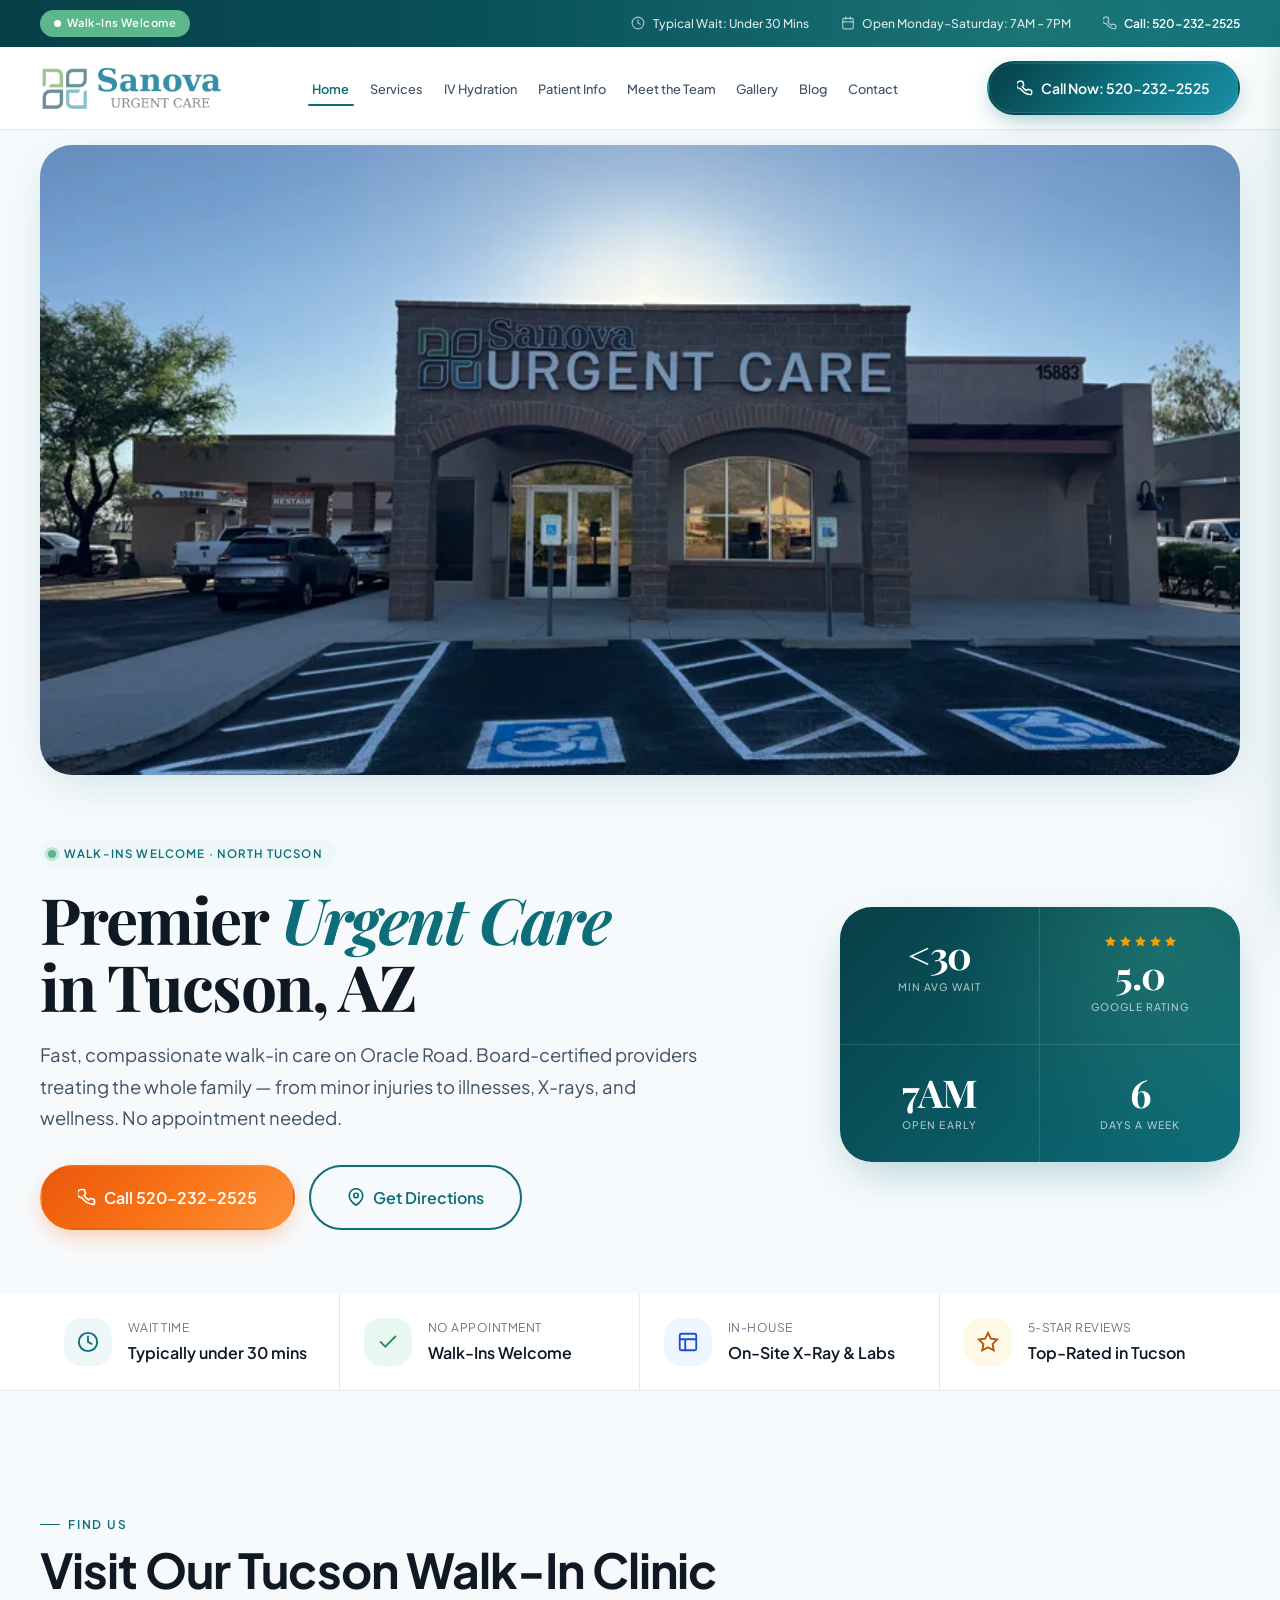
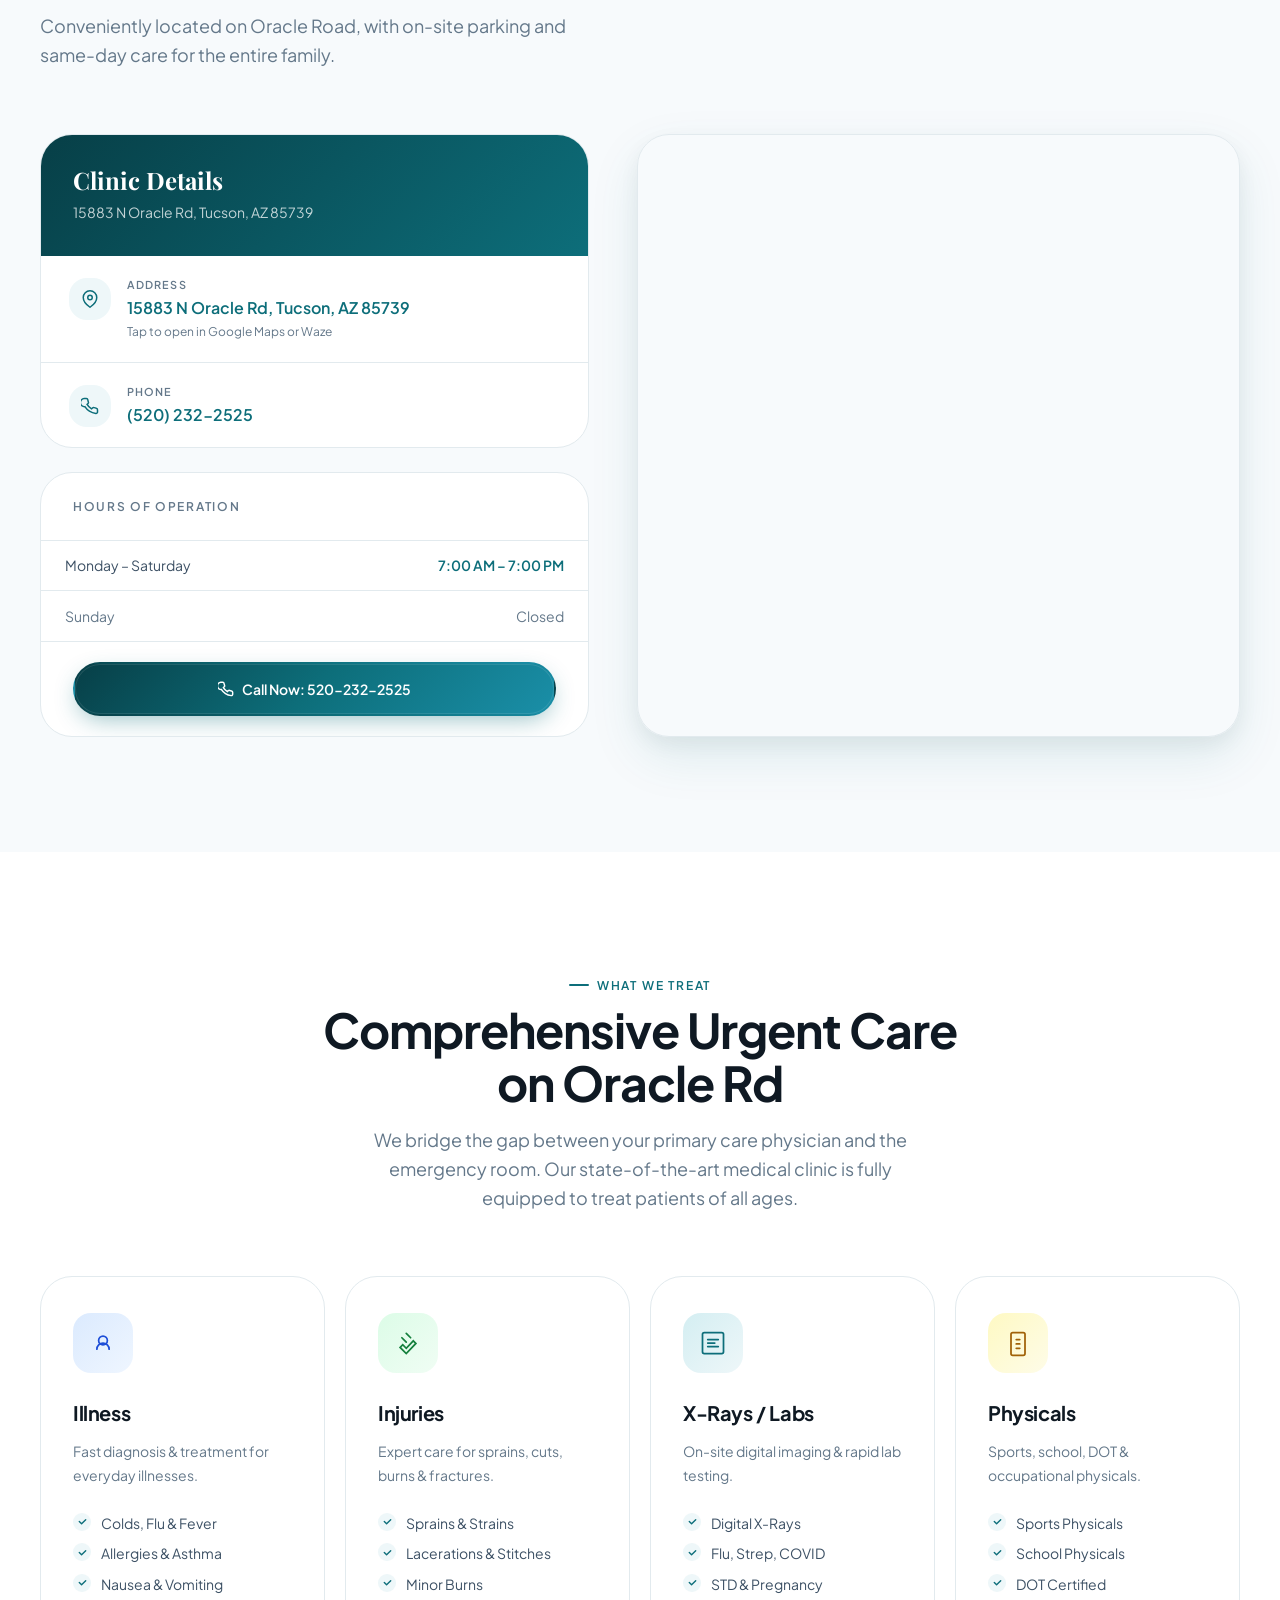
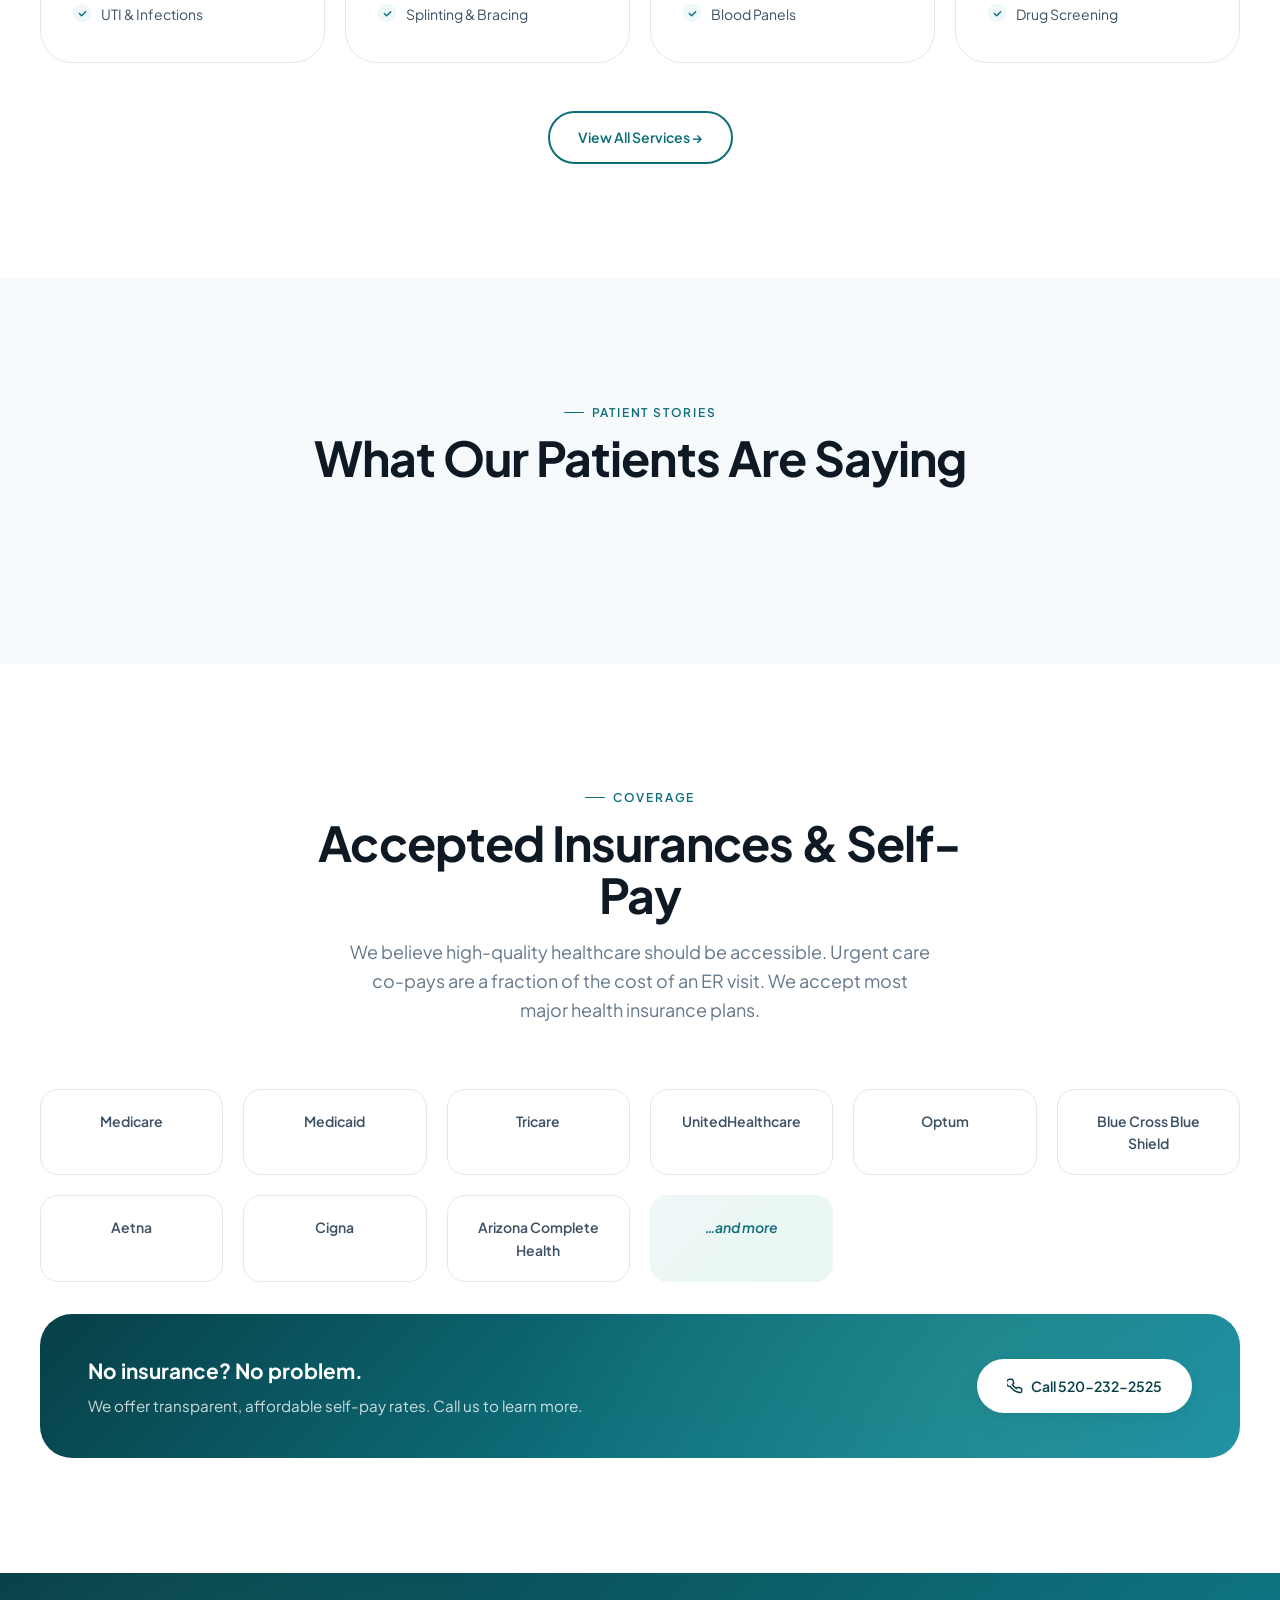
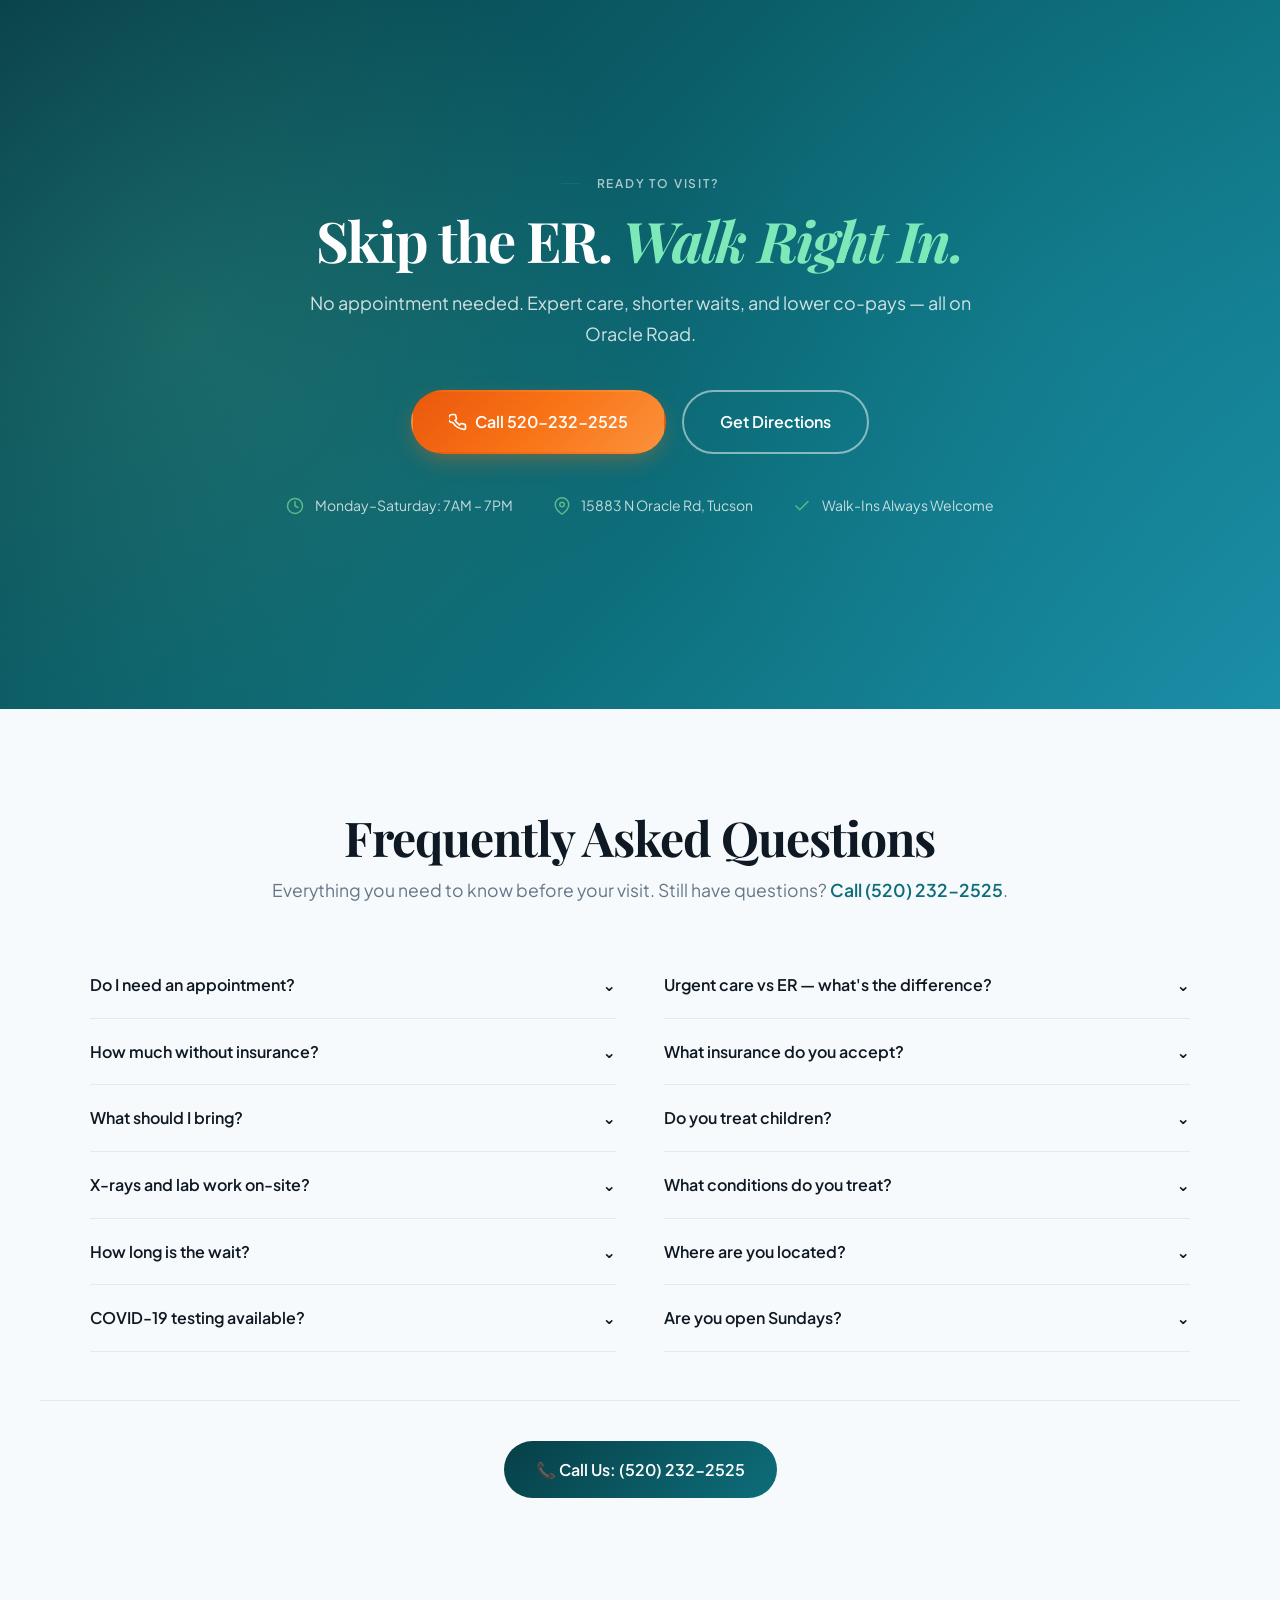
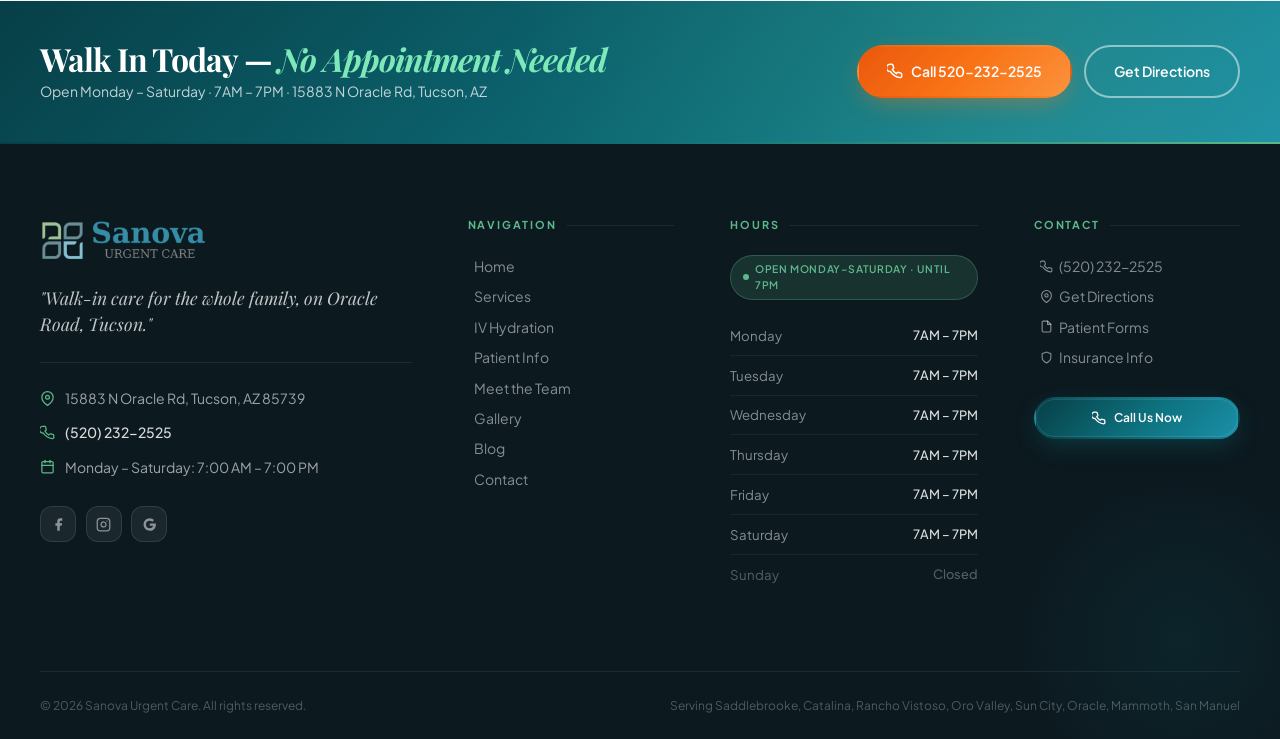
<file: index.html>
<!DOCTYPE html>
<html lang="en">
<head>
<meta charset="UTF-8"/>
<meta name="viewport" content="width=device-width,initial-scale=1.0"/>
<title>Sanova Urgent Care | Walk-In Clinic in Tucson, AZ | Oracle Rd</title>
<meta name="description" content="Get fast, compassionate care at Sanova Urgent Care in Tucson, AZ. Walk-in clinic treating illnesses, injuries, and providing on-site X-rays. Open Monday–Saturday. Call 520-232-2525."/>
<meta property="og:title" content="Sanova Urgent Care | Walk-In Clinic in Tucson, AZ"/>
<meta property="og:type" content="website"/>
<script type="application/ld+json">{"@context":"https://schema.org","@type":"MedicalClinic","name":"Sanova Urgent Care","address":{"@type":"PostalAddress","streetAddress":"15883 N Oracle Rd","addressLocality":"Tucson","addressRegion":"AZ","postalCode":"85739"},"telephone":"+15202322525","openingHours":"Mo-Sa 07:00-19:00"}</script>
<link rel="preconnect" href="https://fonts.googleapis.com"/>
<link rel="preconnect" href="https://fonts.gstatic.com" crossorigin/>
<link rel="icon" type="image/png" href="assets/favicon.png" sizes="32x32">
<link rel="icon" type="image/svg+xml" href="assets/favicon.svg">
<link rel="apple-touch-icon" href="assets/favicon.png">
<link rel="stylesheet" href="css/style.css"/>
<!-- Elfsight -->
<script src="https://elfsightcdn.com/platform.js" async></script>
</head>
<body data-page="index">
<div data-inc="partials/header.html"></div>
<main>

<!-- HERO — Clean full-width image, NO text on image -->
<div class="hero-v3">

  <!-- Pure image — contained, rounded, nothing on top -->
  <div class="hero-v3-img-wrap">
    <div class="hero-v3-img-inner">
      <div class="hero-v3-img"></div>
    </div>
  </div>

  <!-- Content section below image -->
  <div class="hero-v3-content">
    <div class="container hero-v3-inner">

      <!-- Left: title + lede + CTAs -->
      <div class="hero-v3-left">
        <span class="hero-v3-badge">
          <span class="live-dot"></span>
          Walk-Ins Welcome · North Tucson
        </span>
        <h1 id="heroTitle" class="hero-v3-title reveal">
          Premier <em>Urgent Care</em><br>in Tucson, AZ
        </h1>
        <p class="hero-v3-lede reveal reveal-d1">
          Fast, compassionate walk-in care on Oracle Road. Board-certified providers treating the whole family — from minor injuries to illnesses, X-rays, and wellness. No appointment needed.
        </p>
        <div class="hero-v3-ctas reveal reveal-d2">
          <a href="tel:5202322525" class="btn btn-accent btn-lg">
            <svg viewBox="0 0 24 24" fill="none" stroke="currentColor" stroke-width="2.2" stroke-linecap="round" style="width:18px;height:18px;"><path d="M22 16.92v3a2 2 0 01-2.18 2 19.79 19.79 0 01-8.63-3.07 19.5 19.5 0 01-6-6A2 2 0 014.11 2h3a2 2 0 012 1.72c.13.96.37 1.9.72 2.81a2 2 0 01-.45 2.11L8.09 9.91a16 16 0 006 6l1.27-1.27a2 2 0 012.11-.45c.91.35 1.85.59 2.81.72A2 2 0 0122 16.92z"/></svg>
            Call 520-232-2525
          </a>
          <a href="https://maps.google.com/?q=15883+N+Oracle+Rd+Tucson+AZ" target="_blank" rel="noopener" class="btn btn-outline btn-lg">
            <svg viewBox="0 0 24 24" fill="none" stroke="currentColor" stroke-width="2.2" stroke-linecap="round" style="width:18px;height:18px;"><path d="M21 10c0 7-9 13-9 13s-9-6-9-13a9 9 0 0118 0z"/><circle cx="12" cy="10" r="3"/></svg>
            Get Directions
          </a>
        </div>
      </div>

      <!-- Right: Stats panel -->
      <ul class="hero-v3-stats reveal reveal-d2" aria-label="Clinic highlights">
        <li class="hero-v3-stat">
          <span class="hero-v3-stat-num" data-count>&lt;30</span>
          <span class="hero-v3-stat-label">Min Avg Wait</span>
        </li>
        <li class="hero-v3-stat">
          <div class="hero-v3-stat-stars">
            <svg viewBox="0 0 24 24"><polygon points="12 2 15.09 8.26 22 9.27 17 14.14 18.18 21.02 12 17.77 5.82 21.02 7 14.14 2 9.27 8.91 8.26 12 2"/></svg>
            <svg viewBox="0 0 24 24"><polygon points="12 2 15.09 8.26 22 9.27 17 14.14 18.18 21.02 12 17.77 5.82 21.02 7 14.14 2 9.27 8.91 8.26 12 2"/></svg>
            <svg viewBox="0 0 24 24"><polygon points="12 2 15.09 8.26 22 9.27 17 14.14 18.18 21.02 12 17.77 5.82 21.02 7 14.14 2 9.27 8.91 8.26 12 2"/></svg>
            <svg viewBox="0 0 24 24"><polygon points="12 2 15.09 8.26 22 9.27 17 14.14 18.18 21.02 12 17.77 5.82 21.02 7 14.14 2 9.27 8.91 8.26 12 2"/></svg>
            <svg viewBox="0 0 24 24"><polygon points="12 2 15.09 8.26 22 9.27 17 14.14 18.18 21.02 12 17.77 5.82 21.02 7 14.14 2 9.27 8.91 8.26 12 2"/></svg>
          </div>
          <span class="hero-v3-stat-num" data-count>5.0</span>
          <span class="hero-v3-stat-label">Google Rating</span>
        </li>
        <li class="hero-v3-stat">
          <span class="hero-v3-stat-num">7AM</span>
          <span class="hero-v3-stat-label">Open Early</span>
        </li>
        <li class="hero-v3-stat">
          <span class="hero-v3-stat-num" data-count>6</span>
          <span class="hero-v3-stat-label">Days a Week</span>
        </li>
      </ul>

    </div>
  </div>
</div>

<!-- TRUST BAR -->
<section class="trust-bar" aria-label="Key features">
  <div class="container">
    <div class="trust-bar-inner">
      <div class="trust-item"><div class="trust-icon ti-teal"><svg viewBox="0 0 24 24" fill="none" stroke="currentColor" stroke-width="2" stroke-linecap="round"><circle cx="12" cy="12" r="10"/><polyline points="12 6 12 12 16 14"/></svg></div><div><span class="trust-label">Wait Time</span><span class="trust-val">Typically under 30 mins</span></div></div>
      <div class="trust-item"><div class="trust-icon ti-green"><svg viewBox="0 0 24 24" fill="none" stroke="currentColor" stroke-width="2" stroke-linecap="round"><polyline points="20 6 9 17 4 12"/></svg></div><div><span class="trust-label">No Appointment</span><span class="trust-val">Walk-Ins Welcome</span></div></div>
      <div class="trust-item"><div class="trust-icon ti-blue"><svg viewBox="0 0 24 24" fill="none" stroke="currentColor" stroke-width="2" stroke-linecap="round"><rect x="3" y="3" width="18" height="18" rx="2"/><path d="M3 9h18M9 21V9"/></svg></div><div><span class="trust-label">In-House</span><span class="trust-val">On-Site X-Ray &amp; Labs</span></div></div>
      <div class="trust-item"><div class="trust-icon ti-amber"><svg viewBox="0 0 24 24" fill="none" stroke="currentColor" stroke-width="2" stroke-linecap="round"><polygon points="12 2 15.09 8.26 22 9.27 17 14.14 18.18 21.02 12 17.77 5.82 21.02 7 14.14 2 9.27 8.91 8.26 12 2"/></svg></div><div><span class="trust-label">5-Star Reviews</span><span class="trust-val">Top-Rated in Tucson</span></div></div>
    </div>
  </div>
</section>

<!-- LOCATION & HOURS -->
<section class="section bg-bg" id="location" aria-labelledby="locTitle">
  <div class="container">
    <div class="section-head reveal">
      <span class="label">Find Us</span>
      <h2 id="locTitle" class="h2" style="margin-top:.6rem;">Visit Our Tucson Walk-In Clinic</h2>
      <p>Conveniently located on Oracle Road, with on-site parking and same-day care for the entire family.</p>
    </div>
    <div class="location-grid">
      <div style="display:grid;gap:1.5rem;" class="reveal">
        <div class="info-card">
          <div class="info-card-head"><h3>Clinic Details</h3><p>15883 N Oracle Rd, Tucson, AZ 85739</p></div>
          <div class="info-card-body">
            <div class="info-row"><div class="info-row-icon"><svg viewBox="0 0 24 24" fill="none" stroke="currentColor" stroke-width="2" stroke-linecap="round"><path d="M21 10c0 7-9 13-9 13s-9-6-9-13a9 9 0 0118 0z"/><circle cx="12" cy="10" r="3"/></svg></div><div><span class="info-label">Address</span><span class="info-val"><a href="https://maps.google.com/?q=15883+N+Oracle+Rd+Tucson+AZ" target="_blank" rel="noopener">15883 N Oracle Rd, Tucson, AZ 85739</a></span><span class="info-sub">Tap to open in Google Maps or Waze</span></div></div>
            <div class="info-row"><div class="info-row-icon"><svg viewBox="0 0 24 24" fill="none" stroke="currentColor" stroke-width="2" stroke-linecap="round"><path d="M22 16.92v3a2 2 0 01-2.18 2 19.79 19.79 0 01-8.63-3.07 19.5 19.5 0 01-6-6A2 2 0 014.11 2h3a2 2 0 012 1.72c.13.96.37 1.9.72 2.81a2 2 0 01-.45 2.11L8.09 9.91a16 16 0 006 6l1.27-1.27a2 2 0 012.11-.45c.91.35 1.85.59 2.81.72A2 2 0 0122 16.92z"/></svg></div><div><span class="info-label">Phone</span><span class="info-val"><a href="tel:5202322525">(520) 232-2525</a></span></div></div>
          </div>
        </div>
        <div class="info-card">
          <div style="padding:1.5rem 2rem;border-bottom:1px solid var(--c-border);font-size:.75rem;font-weight:600;letter-spacing:.14em;text-transform:uppercase;color:var(--c-muted);">Hours of Operation</div>
          <div class="hours-table">
            <div class="hours-row"><span>Monday – Saturday</span><span style="font-weight:600;color:var(--c-teal);">7:00 AM – 7:00 PM</span></div>
            <div class="hours-row hours-closed"><span>Sunday</span><span>Closed</span></div>
          </div>
          <div style="padding:1.25rem 2rem;border-top:1px solid var(--c-border);">
            <a href="tel:5202322525" class="btn btn-primary" style="width:100%;justify-content:center;"><svg viewBox="0 0 24 24" fill="none" stroke="currentColor" stroke-width="2.2" stroke-linecap="round" style="width:16px;height:16px;"><path d="M22 16.92v3a2 2 0 01-2.18 2 19.79 19.79 0 01-8.63-3.07 19.5 19.5 0 01-6-6A2 2 0 014.11 2h3a2 2 0 012 1.72c.13.96.37 1.9.72 2.81a2 2 0 01-.45 2.11L8.09 9.91a16 16 0 006 6l1.27-1.27a2 2 0 012.11-.45c.91.35 1.85.59 2.81.72A2 2 0 0122 16.92z"/></svg>Call Now: 520-232-2525</a>
          </div>
        </div>
      </div>
      <div class="map-card reveal reveal-d1">
        <iframe title="Sanova Urgent Care location map" src="https://www.google.com/maps?q=15883+N+Oracle+Rd+Tucson+AZ+85739&output=embed" loading="lazy" allowfullscreen referrerpolicy="no-referrer-when-downgrade"></iframe>
      </div>
    </div>
  </div>
</section>

<!-- SERVICES PREVIEW -->
<section class="section" id="services" aria-labelledby="svcTitle">
  <div class="container">
    <div class="section-head section-head-center reveal" style="margin-inline:auto;text-align:center;">
      <span class="label" style="justify-content:center;">What We Treat</span>
      <h2 id="svcTitle" class="h2" style="margin-top:.6rem;">Comprehensive Urgent Care on Oracle Rd</h2>
      <p>We bridge the gap between your primary care physician and the emergency room. Our state-of-the-art medical clinic is fully equipped to treat patients of all ages.</p>
    </div>
    <div class="grid-4 reveal">
      <div class="service-card">
        <div class="service-icon si-1"><svg viewBox="0 0 32 32" fill="none" stroke="currentColor" stroke-width="2" stroke-linecap="round"><path d="M16 8a5 5 0 100 10 5 5 0 000-10zM9 23a7 7 0 0114 0"/></svg></div>
        <div class="service-name">Illness</div>
        <div class="service-desc">Fast diagnosis &amp; treatment for everyday illnesses.</div>
        <ul class="service-list"><li>Colds, Flu &amp; Fever</li><li>Allergies &amp; Asthma</li><li>Nausea &amp; Vomiting</li><li>UTI &amp; Infections</li></ul>
      </div>
      <div class="service-card">
        <div class="service-icon si-2"><svg viewBox="0 0 32 32" fill="none" stroke="currentColor" stroke-width="2" stroke-linecap="round"><path d="M22 13.5L14 22l-4-4-3 3 7 7 11-11.5z"/><path d="M14 5l5 5M9 10l5 5"/></svg></div>
        <div class="service-name">Injuries</div>
        <div class="service-desc">Expert care for sprains, cuts, burns &amp; fractures.</div>
        <ul class="service-list"><li>Sprains &amp; Strains</li><li>Lacerations &amp; Stitches</li><li>Minor Burns</li><li>Splinting &amp; Bracing</li></ul>
      </div>
      <div class="service-card">
        <div class="service-icon si-3"><svg viewBox="0 0 32 32" fill="none" stroke="currentColor" stroke-width="2" stroke-linecap="round"><rect x="4" y="4" width="24" height="24" rx="2"/><path d="M10 12h12M10 16h8M10 20h12"/></svg></div>
        <div class="service-name">X-Rays / Labs</div>
        <div class="service-desc">On-site digital imaging &amp; rapid lab testing.</div>
        <ul class="service-list"><li>Digital X-Rays</li><li>Flu, Strep, COVID</li><li>STD &amp; Pregnancy</li><li>Blood Panels</li></ul>
      </div>
      <div class="service-card">
        <div class="service-icon si-4"><svg viewBox="0 0 32 32" fill="none" stroke="currentColor" stroke-width="2" stroke-linecap="round"><path d="M22 4H10a2 2 0 00-2 2v22a2 2 0 002 2h12a2 2 0 002-2V6a2 2 0 00-2-2z"/><path d="M14 12h4M14 17h4M14 22h4"/></svg></div>
        <div class="service-name">Physicals</div>
        <div class="service-desc">Sports, school, DOT &amp; occupational physicals.</div>
        <ul class="service-list"><li>Sports Physicals</li><li>School Physicals</li><li>DOT Certified</li><li>Drug Screening</li></ul>
      </div>
    </div>
    <div style="text-align:center;margin-top:3rem;" class="reveal"><a href="services.html" class="btn btn-outline">View All Services →</a></div>
  </div>
</section>

<!-- REVIEWS -->
<!-- REVIEWS — Google Reviews via Elfsight -->
<section class="section bg-bg" id="reviews" aria-labelledby="revTitle">
  <div class="container">
    <div class="section-head section-head-center reveal" style="margin-inline:auto;text-align:center;">
      <span class="label" style="justify-content:center;">Patient Stories</span>
      <h2 id="revTitle" class="h2" style="margin-top:.6rem;">What Our Patients Are Saying</h2>
    </div>

    <!-- Elfsight Google Reviews Widget -->
    <script src="https://elfsightcdn.com/platform.js" async></script>
    <div class="elfsight-app-5745e59f-fec0-4a77-9e38-93dc2610e8e4" data-elfsight-app-lazy></div>

  </div>
</section>

<!-- INSURANCE -->
<section class="section" id="insurance" aria-labelledby="insTitle">
  <div class="container">
    <div class="section-head section-head-center reveal" style="margin-inline:auto;text-align:center;">
      <span class="label" style="justify-content:center;">Coverage</span>
      <h2 id="insTitle" class="h2" style="margin-top:.6rem;">Accepted Insurances &amp; Self-Pay</h2>
      <p>We believe high-quality healthcare should be accessible. Urgent care co-pays are a fraction of the cost of an ER visit. We accept most major health insurance plans.</p>
    </div>
    <div class="grid-4 reveal" style="grid-template-columns:repeat(auto-fit,minmax(160px,1fr));">
      <div class="ins-card">Medicare</div>
      <div class="ins-card">Medicaid</div>
      <div class="ins-card">Tricare</div>
      <div class="ins-card">UnitedHealthcare</div>
      <div class="ins-card">Optum</div>
      <div class="ins-card">Blue Cross Blue Shield</div>
      <div class="ins-card">Aetna</div>
      <div class="ins-card">Cigna</div>
      <div class="ins-card">Arizona Complete Health</div>
      <div class="ins-card ins-card-more">…and more</div>
    </div>
    <div style="background:linear-gradient(135deg,var(--c-teal-dark),var(--c-teal),var(--c-teal-mid));border-radius:var(--r-2xl);padding:2.5rem 3rem;margin-top:2rem;display:flex;align-items:center;justify-content:space-between;flex-wrap:wrap;gap:1.5rem;position:relative;overflow:hidden;" class="reveal">
      <div style="position:absolute;inset:0;background:radial-gradient(circle at 80% 50%,rgba(92,184,138,.2),transparent 50%);pointer-events:none;"></div>
      <div style="position:relative;">
        <div style="font-weight:700;font-size:1.3rem;color:#fff;margin-bottom:.4rem;">No insurance? No problem.</div>
        <div style="color:rgba(255,255,255,.8);font-size:.95rem;">We offer transparent, affordable self-pay rates. Call us to learn more.</div>
      </div>
      <a href="tel:5202322525" class="btn btn-white" style="position:relative;flex-shrink:0;"><svg viewBox="0 0 24 24" fill="none" stroke="currentColor" stroke-width="2.2" stroke-linecap="round" style="width:16px;height:16px;"><path d="M22 16.92v3a2 2 0 01-2.18 2 19.79 19.79 0 01-8.63-3.07 19.5 19.5 0 01-6-6A2 2 0 014.11 2h3a2 2 0 012 1.72c.13.96.37 1.9.72 2.81a2 2 0 01-.45 2.11L8.09 9.91a16 16 0 006 6l1.27-1.27a2 2 0 012.11-.45c.91.35 1.85.59 2.81.72A2 2 0 0122 16.92z"/></svg>Call 520-232-2525</a>
    </div>
  </div>
</section>

<!-- CTA -->
<section class="section cta-section">
  <div class="container cta-inner section-sm" style="padding-block:clamp(3rem,6vw,5rem);">
    <span class="label" style="color:rgba(255,255,255,.65);justify-content:center;margin-bottom:1rem;" class="reveal"><span style="background:rgba(255,255,255,.3);"></span>Ready to Visit?</span>
    <h2 class="cta-title reveal">Skip the ER. <em>Walk Right In.</em></h2>
    <p class="cta-sub reveal">No appointment needed. Expert care, shorter waits, and lower co-pays — all on Oracle Road.</p>
    <div class="cta-btns reveal">
      <a href="tel:5202322525" class="btn btn-accent btn-lg"><svg viewBox="0 0 24 24" fill="none" stroke="currentColor" stroke-width="2.2" stroke-linecap="round" style="width:18px;height:18px;"><path d="M22 16.92v3a2 2 0 01-2.18 2 19.79 19.79 0 01-8.63-3.07 19.5 19.5 0 01-6-6A2 2 0 014.11 2h3a2 2 0 012 1.72c.13.96.37 1.9.72 2.81a2 2 0 01-.45 2.11L8.09 9.91a16 16 0 006 6l1.27-1.27a2 2 0 012.11-.45c.91.35 1.85.59 2.81.72A2 2 0 0122 16.92z"/></svg>Call 520-232-2525</a>
      <a href="contact.html" class="btn btn-outline-white btn-lg">Get Directions</a>
    </div>
    <div class="cta-info reveal">
      <span class="cta-info-item"><svg viewBox="0 0 24 24" fill="none" stroke="currentColor" stroke-width="2" stroke-linecap="round"><circle cx="12" cy="12" r="10"/><polyline points="12 6 12 12 16 14"/></svg>Monday–Saturday: 7AM – 7PM</span>
      <span class="cta-info-item"><svg viewBox="0 0 24 24" fill="none" stroke="currentColor" stroke-width="2" stroke-linecap="round"><path d="M21 10c0 7-9 13-9 13s-9-6-9-13a9 9 0 0118 0z"/><circle cx="12" cy="10" r="3"/></svg>15883 N Oracle Rd, Tucson</span>
      <span class="cta-info-item"><svg viewBox="0 0 24 24" fill="none" stroke="currentColor" stroke-width="2" stroke-linecap="round"><polyline points="20 6 9 17 4 12"/></svg>Walk-Ins Always Welcome</span>
    </div>
  </div>
</section>

</main>
<div data-inc="partials/footer.html"></div>
<script src="js/main.js"></script>
</body>
</html>
</file>
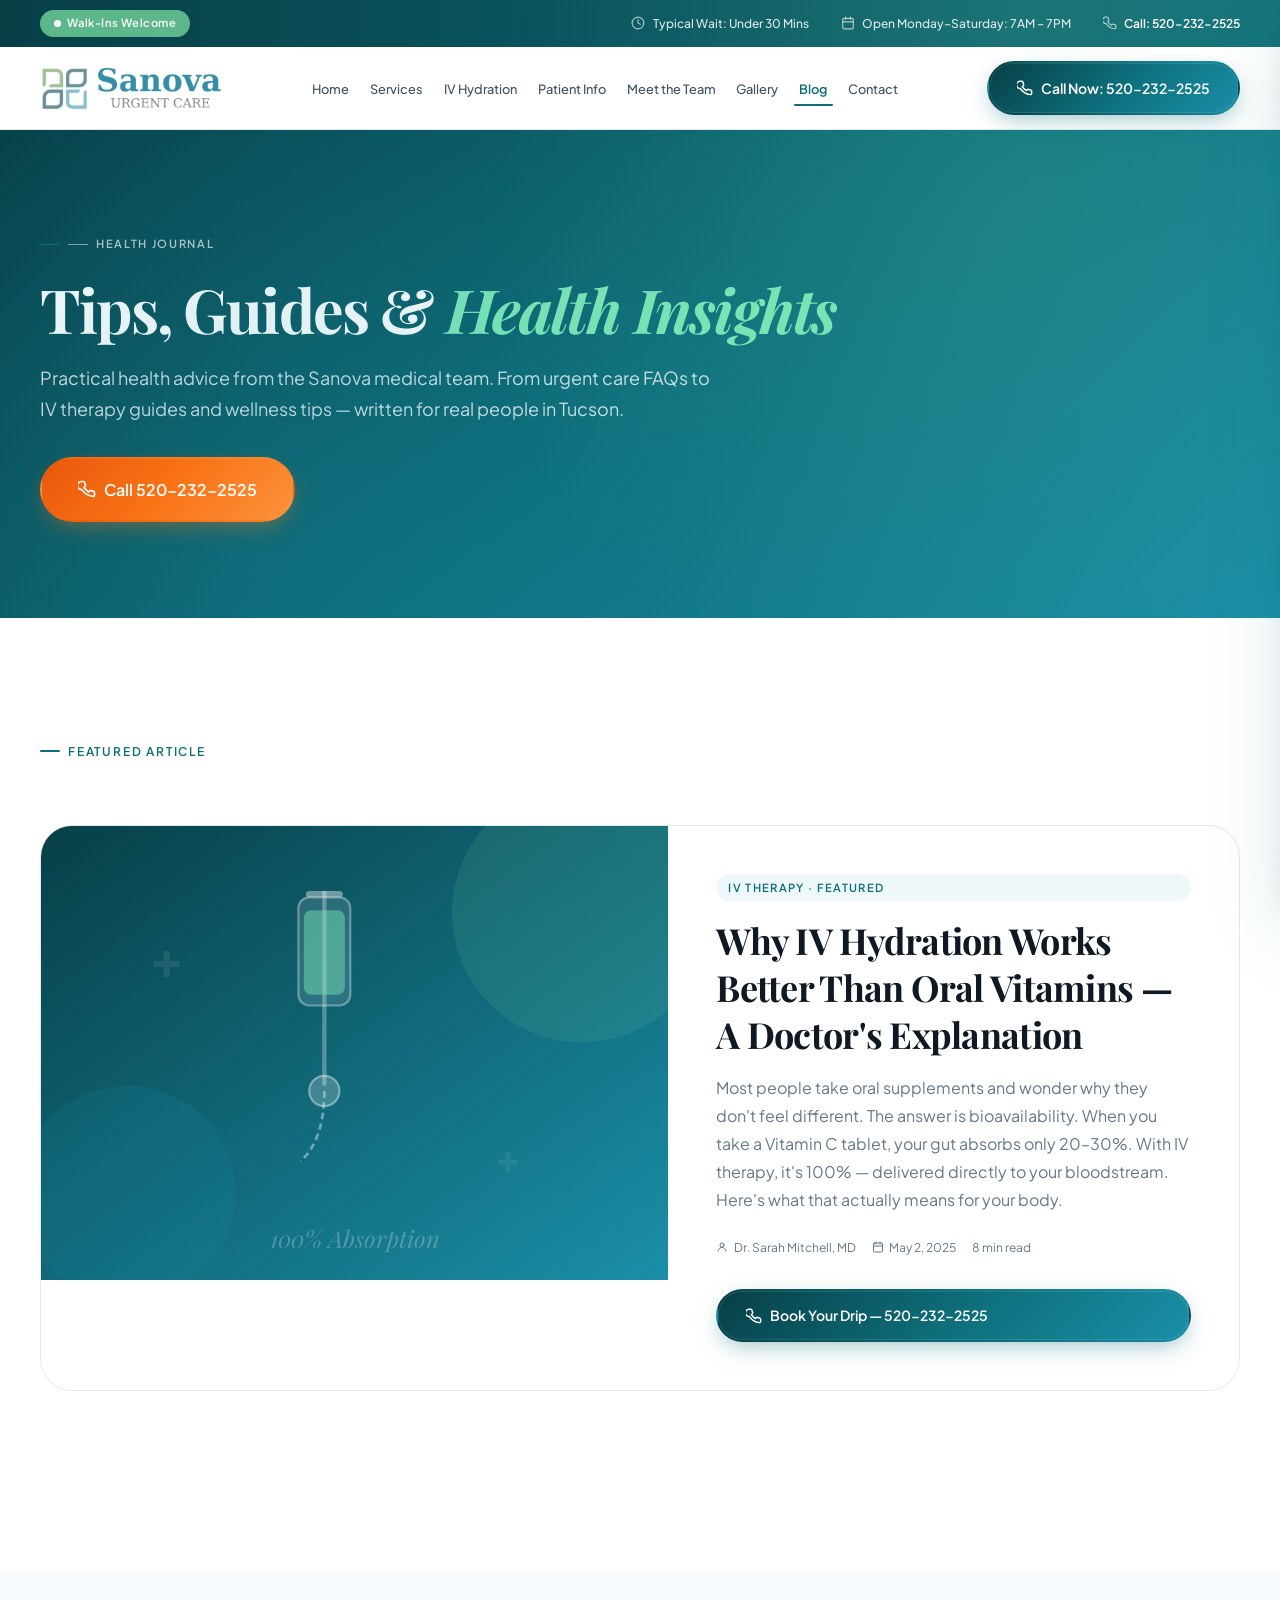
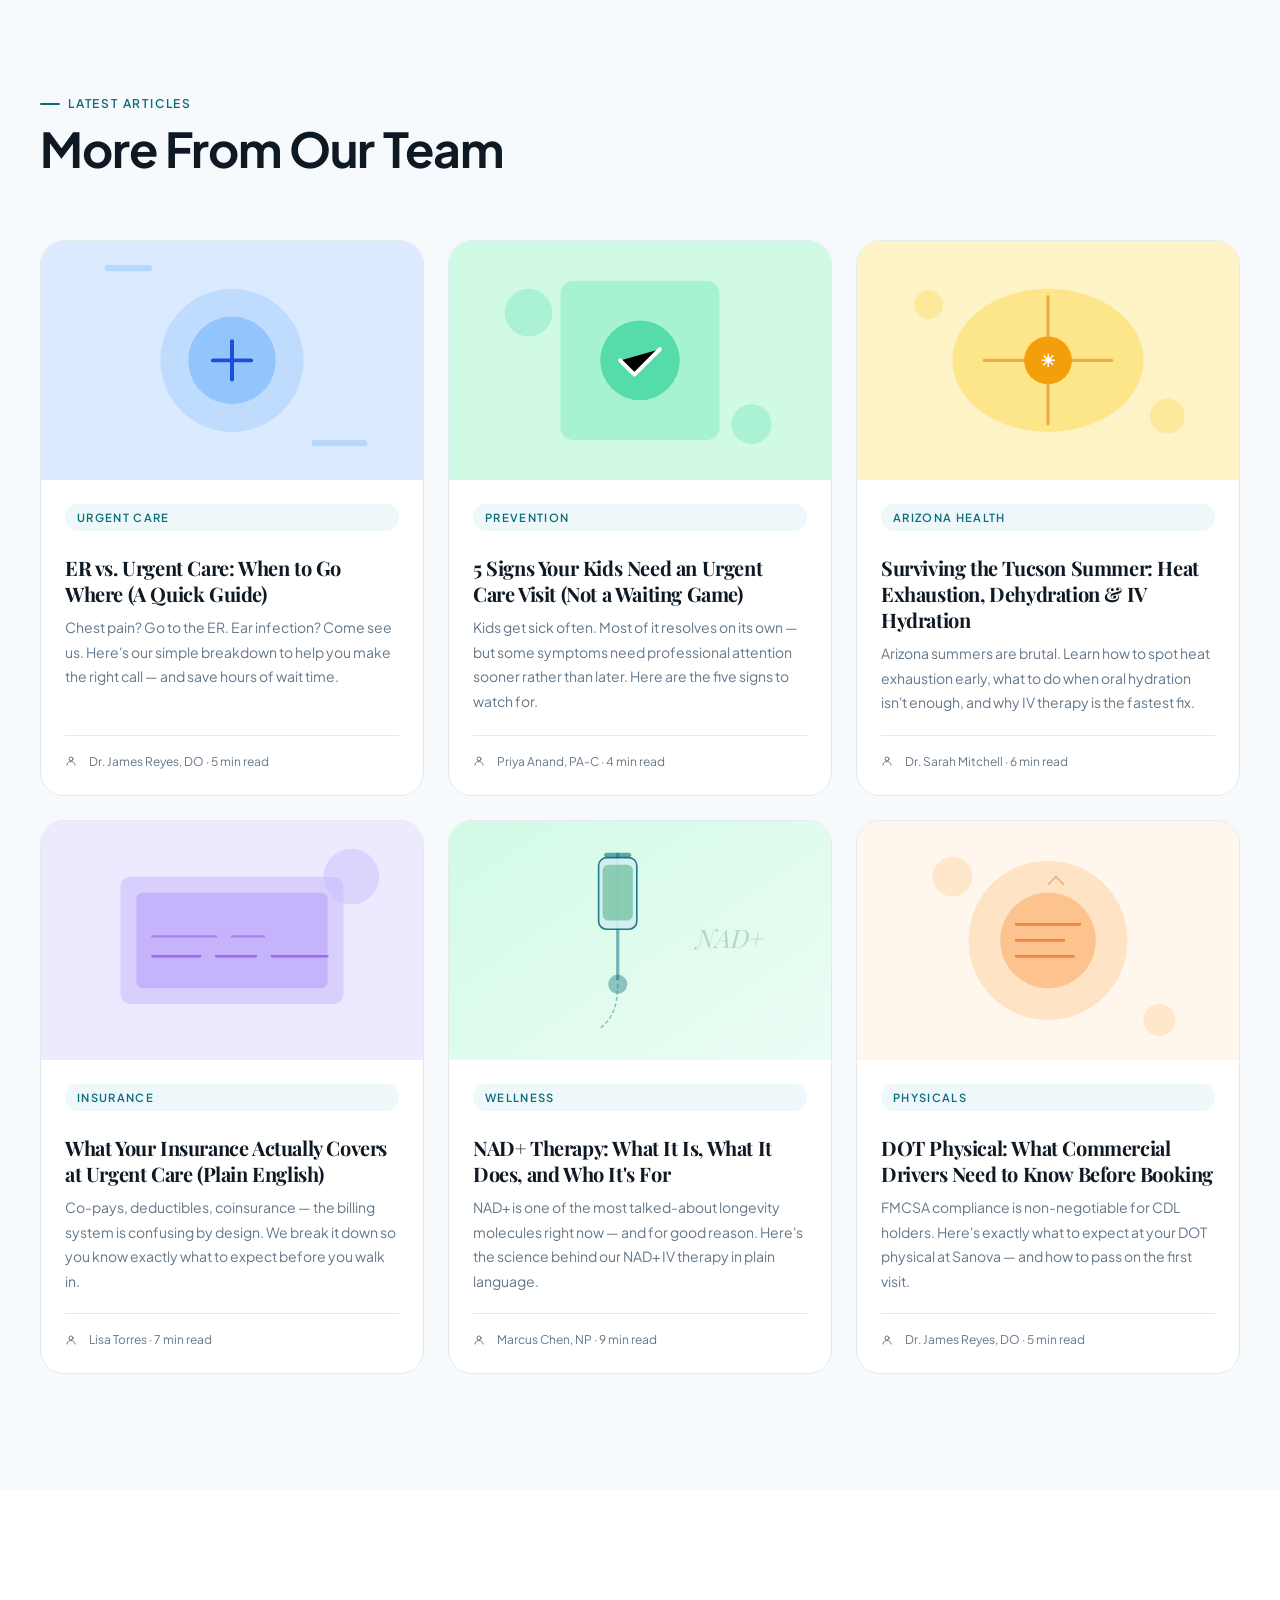
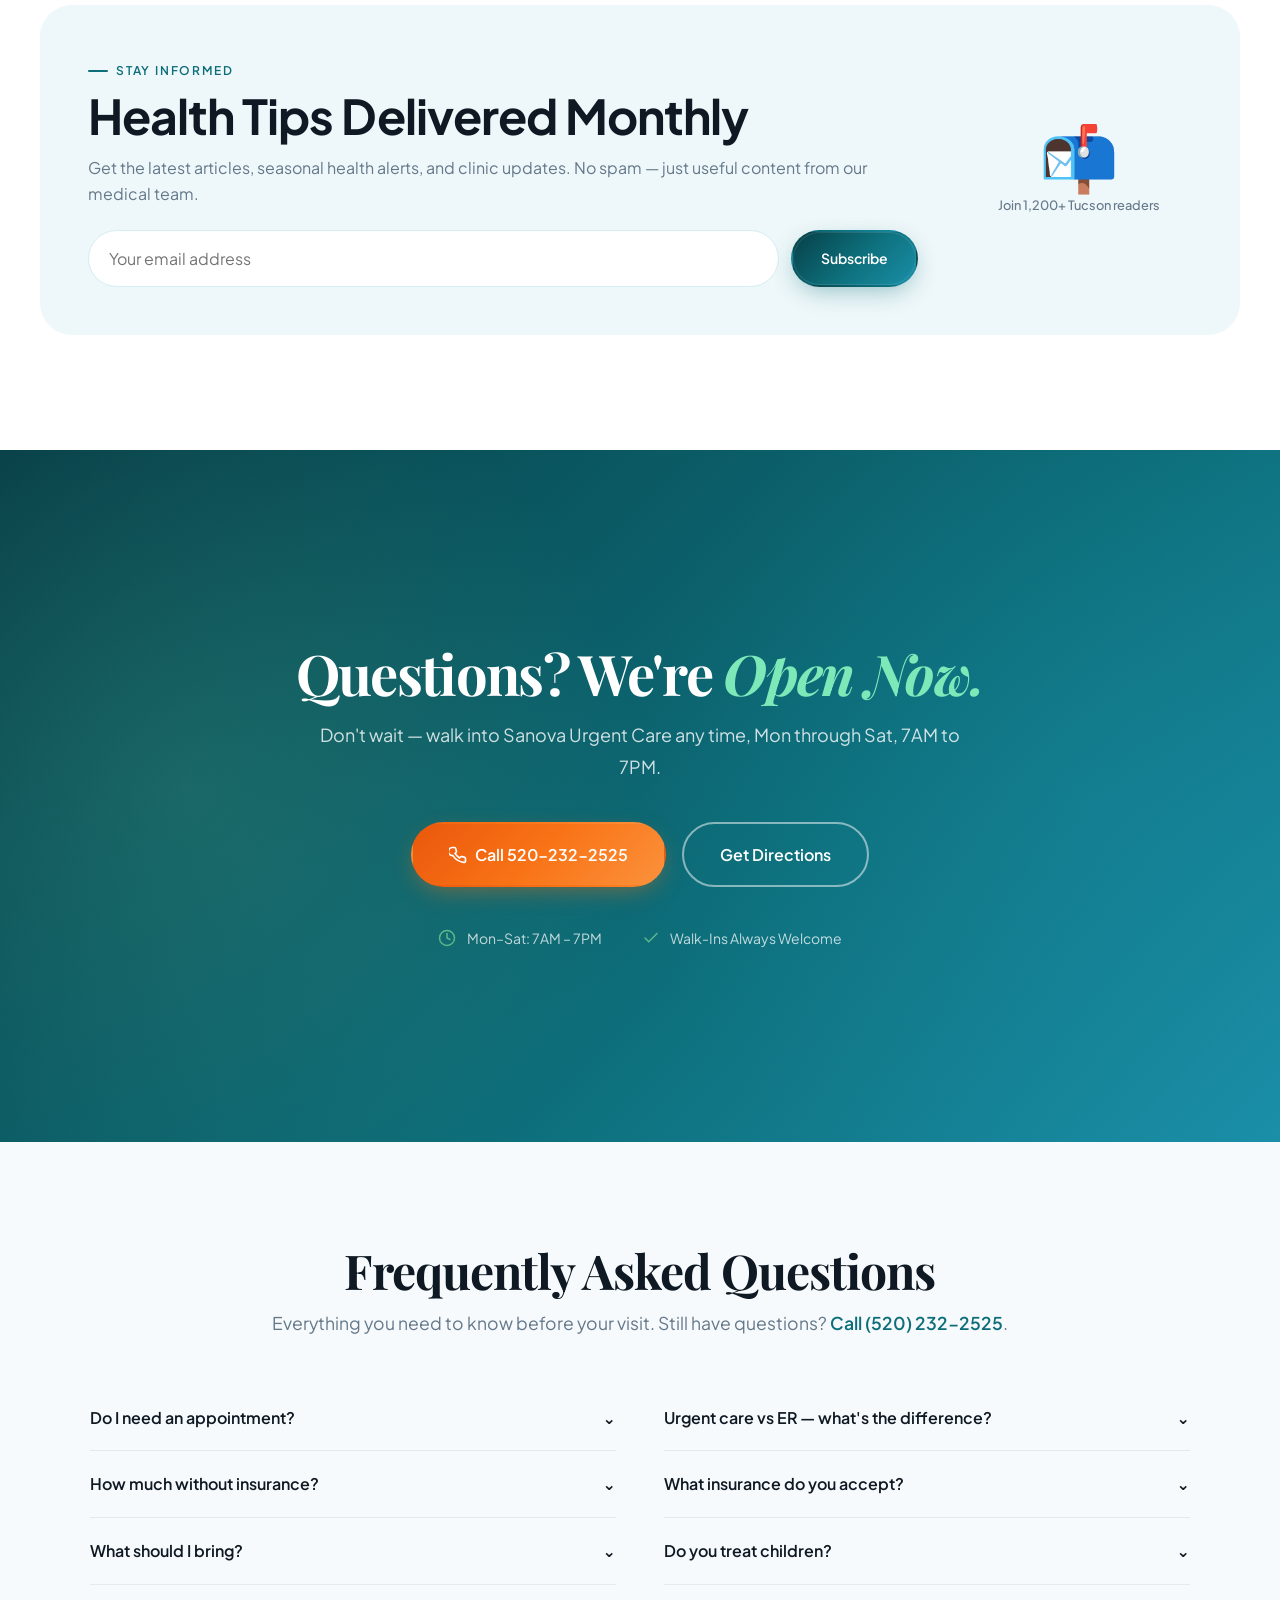
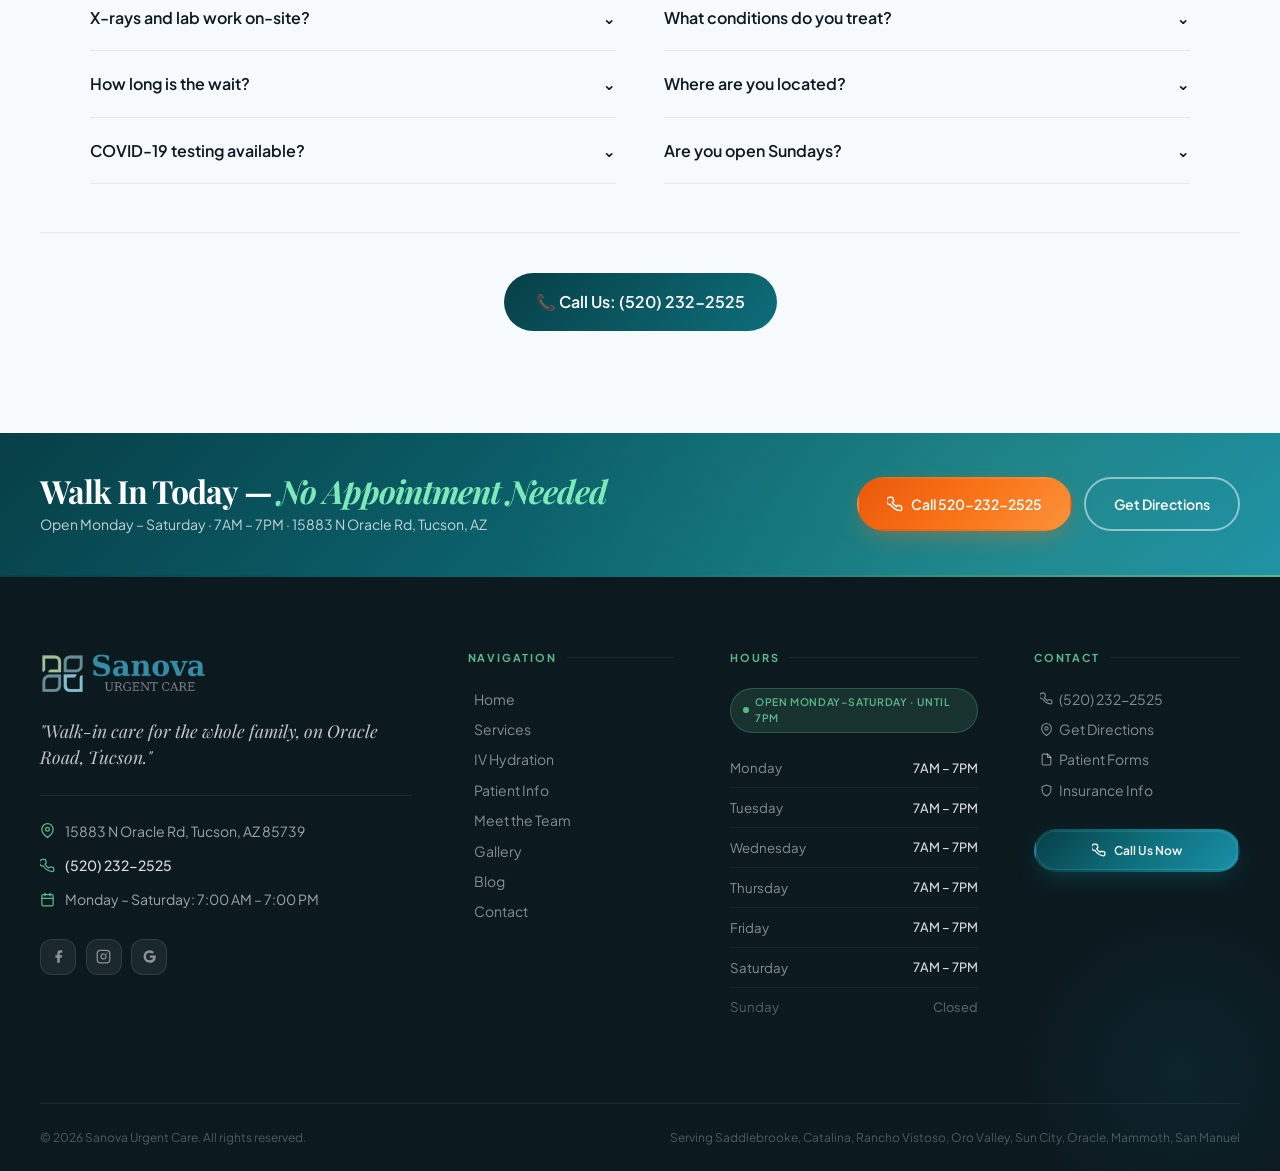
<file: blog.html>
<!DOCTYPE html>
<html lang="en">
<head>
<meta charset="UTF-8"/>
<meta name="viewport" content="width=device-width,initial-scale=1.0"/>
<title>Blog & Health Tips | Sanova Urgent Care Tucson</title>
<meta name="description" content="Health tips, urgent care guides, IV therapy insights, and wellness advice from the Sanova medical team in Tucson, AZ."/>
<link rel="preconnect" href="https://fonts.googleapis.com"/>
<link rel="preconnect" href="https://fonts.gstatic.com" crossorigin/>
<link rel="icon" type="image/png" href="assets/favicon.png" sizes="32x32">
<link rel="icon" type="image/svg+xml" href="assets/favicon.svg">
<link rel="apple-touch-icon" href="assets/favicon.png">
<link rel="stylesheet" href="css/style.css"/>
</head>
<body data-page="blog">
<div data-inc="partials/header.html"></div>
<main>

<!-- PAGE HERO -->
<section class="page-hero">
  <div class="container">
    <div class="page-hero-grid">
      <div>
        <span class="label" style="color:rgba(255,255,255,.7);margin-bottom:1rem;display:inline-flex;align-items:center;gap:.5rem;font-size:.7rem;font-weight:600;letter-spacing:.15em;text-transform:uppercase;">
          <span style="width:20px;height:1.5px;background:rgba(255,255,255,.5);border-radius:2px;display:inline-block;"></span>Health Journal
        </span>
        <h1 class="page-hero-title">Tips, Guides &amp; <em>Health Insights</em></h1>
        <p class="page-hero-desc">Practical health advice from the Sanova medical team. From urgent care FAQs to IV therapy guides and wellness tips — written for real people in Tucson.</p>
        <div style="display:flex;gap:1rem;flex-wrap:wrap;margin-top:2rem;">
          <a href="tel:5202322525" class="btn btn-accent btn-lg">
            <svg viewBox="0 0 24 24" fill="none" stroke="currentColor" stroke-width="2.2" stroke-linecap="round" style="width:18px;height:18px;"><path d="M22 16.92v3a2 2 0 01-2.18 2 19.79 19.79 0 01-8.63-3.07 19.5 19.5 0 01-6-6A2 2 0 014.11 2h3a2 2 0 012 1.72c.13.96.37 1.9.72 2.81a2 2 0 01-.45 2.11L8.09 9.91a16 16 0 006 6l1.27-1.27a2 2 0 012.11-.45c.91.35 1.85.59 2.81.72A2 2 0 0122 16.92z"/></svg>
            Call 520-232-2525
          </a>
        </div>
      </div>
    </div>
  </div>
</section>

<!-- FEATURED POST -->
<section class="section" aria-labelledby="featTitle">
  <div class="container">
    <div class="section-head reveal">
      <span class="label">Featured Article</span>
    </div>
    <div class="blog-hero-card reveal">
      <!-- Illustrated art -->
      <svg viewBox="0 0 580 420" xmlns="http://www.w3.org/2000/svg" preserveAspectRatio="xMidYMid slice" class="blog-hero-art">
        <defs>
          <linearGradient id="bhg1" x1="0%" y1="0%" x2="100%" y2="100%">
            <stop offset="0%" stop-color="#073f47"/>
            <stop offset="100%" stop-color="#1a8fa8"/>
          </linearGradient>
        </defs>
        <rect width="580" height="420" fill="url(#bhg1)"/>
        <circle cx="500" cy="80" r="120" fill="rgba(92,184,138,.15)"/>
        <circle cx="80" cy="340" r="100" fill="rgba(26,143,168,.15)"/>
        <!-- IV drip illustration -->
        <rect x="260" y="60" width="4" height="180" fill="rgba(255,255,255,.3)"/>
        <rect x="245" y="60" width="34" height="6" rx="3" fill="rgba(255,255,255,.4)"/>
        <rect x="238" y="66" width="48" height="100" rx="10" fill="rgba(255,255,255,.12)" stroke="rgba(255,255,255,.35)" stroke-width="2"/>
        <rect x="243" y="78" width="38" height="78" rx="7" fill="rgba(125,232,184,.45)"/>
        <circle cx="262" cy="245" r="14" fill="rgba(255,255,255,.2)" stroke="rgba(255,255,255,.4)" stroke-width="2"/>
        <path d="M262 245 Q262 290 240 310" stroke="rgba(255,255,255,.4)" stroke-width="2.5" fill="none" stroke-dasharray="6 4"/>
        <!-- decorative crosses -->
        <text x="100" y="140" font-size="48" fill="rgba(255,255,255,.08)" font-weight="900">+</text>
        <text x="420" y="320" font-size="36" fill="rgba(255,255,255,.08)" font-weight="900">+</text>
        <text x="290" y="390" text-anchor="middle" font-family="Playfair Display,serif" font-style="italic" font-size="22" fill="rgba(255,255,255,.25)">100% Absorption</text>
      </svg>
      <div class="blog-hero-body">
        <span class="blog-tag">IV Therapy · Featured</span>
        <h2 class="blog-title" id="featTitle"><a href="#">Why IV Hydration Works Better Than Oral Vitamins — A Doctor's Explanation</a></h2>
        <p class="blog-excerpt">Most people take oral supplements and wonder why they don't feel different. The answer is bioavailability. When you take a Vitamin C tablet, your gut absorbs only 20–30%. With IV therapy, it's 100% — delivered directly to your bloodstream. Here's what that actually means for your body.</p>
        <div class="blog-meta">
          <span>
            <svg viewBox="0 0 24 24" fill="none" stroke="currentColor" stroke-width="2" stroke-linecap="round"><circle cx="12" cy="8" r="4"/><path d="M4 20c0-4 3.6-7 8-7s8 3 8 7"/></svg>
            Dr. Sarah Mitchell, MD
          </span>
          <span>
            <svg viewBox="0 0 24 24" fill="none" stroke="currentColor" stroke-width="2" stroke-linecap="round"><rect x="3" y="4" width="18" height="18" rx="2"/><line x1="16" y1="2" x2="16" y2="6"/><line x1="8" y1="2" x2="8" y2="6"/><line x1="3" y1="10" x2="21" y2="10"/></svg>
            May 2, 2025
          </span>
          <span>8 min read</span>
        </div>
        <a href="tel:5202322525" class="btn btn-primary" style="margin-top:2rem;">
          <svg viewBox="0 0 24 24" fill="none" stroke="currentColor" stroke-width="2.2" stroke-linecap="round" style="width:16px;height:16px;"><path d="M22 16.92v3a2 2 0 01-2.18 2 19.79 19.79 0 01-8.63-3.07 19.5 19.5 0 01-6-6A2 2 0 014.11 2h3a2 2 0 012 1.72c.13.96.37 1.9.72 2.81a2 2 0 01-.45 2.11L8.09 9.91a16 16 0 006 6l1.27-1.27a2 2 0 012.11-.45c.91.35 1.85.59 2.81.72A2 2 0 0122 16.92z"/></svg>
          Book Your Drip — 520-232-2525
        </a>
      </div>
    </div>
  </div>
</section>

<!-- ARTICLE GRID -->
<section class="section bg-bg" aria-labelledby="articlesTitle">
  <div class="container">
    <div class="section-head reveal">
      <span class="label">Latest Articles</span>
      <h2 id="articlesTitle" class="h2" style="margin-top:.6rem;">More From Our Team</h2>
    </div>
    <div class="grid-3">

      <!-- Article 1 -->
      <article class="blog-card reveal">
        <svg viewBox="0 0 480 320" xmlns="http://www.w3.org/2000/svg" preserveAspectRatio="xMidYMid slice" class="blog-card-art">
          <rect width="480" height="320" fill="#dbeafe"/>
          <circle cx="240" cy="160" r="90" fill="#bfdbfe"/>
          <circle cx="240" cy="160" r="55" fill="#93c5fd"/>
          <path d="M216 160h48M240 136v48" stroke="#1d4ed8" stroke-width="5" stroke-linecap="round"/>
          <rect x="80" y="40" width="60" height="8" rx="4" fill="#93c5fd" opacity=".5"/>
          <rect x="340" y="260" width="70" height="8" rx="4" fill="#93c5fd" opacity=".5"/>
        </svg>
        <div class="blog-card-body">
          <span class="blog-tag">Urgent Care</span>
          <h3 class="blog-card-title"><a href="#">ER vs. Urgent Care: When to Go Where (A Quick Guide)</a></h3>
          <p class="blog-card-excerpt">Chest pain? Go to the ER. Ear infection? Come see us. Here's our simple breakdown to help you make the right call — and save hours of wait time.</p>
          <div class="blog-card-meta">
            <svg viewBox="0 0 24 24" fill="none" stroke="currentColor" stroke-width="2" stroke-linecap="round"><circle cx="12" cy="8" r="4"/><path d="M4 20c0-4 3.6-7 8-7s8 3 8 7"/></svg>
            Dr. James Reyes, DO · 5 min read
          </div>
        </div>
      </article>

      <!-- Article 2 -->
      <article class="blog-card reveal reveal-d1">
        <svg viewBox="0 0 480 320" xmlns="http://www.w3.org/2000/svg" preserveAspectRatio="xMidYMid slice" class="blog-card-art">
          <rect width="480" height="320" fill="#d1fae5"/>
          <rect x="140" y="60" width="200" height="200" rx="16" fill="#a7f3d0"/>
          <circle cx="240" cy="160" r="50" fill="#34d399" opacity=".7"/>
          <path d="M215 160l18 18 32-32" stroke="#fff" stroke-width="5" stroke-linecap="round" stroke-linejoin="round"/>
          <circle cx="100" cy="100" r="30" fill="#6ee7b7" opacity=".4"/>
          <circle cx="380" cy="240" r="25" fill="#6ee7b7" opacity=".4"/>
        </svg>
        <div class="blog-card-body">
          <span class="blog-tag">Prevention</span>
          <h3 class="blog-card-title"><a href="#">5 Signs Your Kids Need an Urgent Care Visit (Not a Waiting Game)</a></h3>
          <p class="blog-card-excerpt">Kids get sick often. Most of it resolves on its own — but some symptoms need professional attention sooner rather than later. Here are the five signs to watch for.</p>
          <div class="blog-card-meta">
            <svg viewBox="0 0 24 24" fill="none" stroke="currentColor" stroke-width="2" stroke-linecap="round"><circle cx="12" cy="8" r="4"/><path d="M4 20c0-4 3.6-7 8-7s8 3 8 7"/></svg>
            Priya Anand, PA-C · 4 min read
          </div>
        </div>
      </article>

      <!-- Article 3 -->
      <article class="blog-card reveal reveal-d2">
        <svg viewBox="0 0 480 320" xmlns="http://www.w3.org/2000/svg" preserveAspectRatio="xMidYMid slice" class="blog-card-art">
          <rect width="480" height="320" fill="#fef3c7"/>
          <ellipse cx="240" cy="160" rx="120" ry="90" fill="#fde68a"/>
          <path d="M240 80v160M160 160h160" stroke="#d97706" stroke-width="4" stroke-linecap="round" opacity=".5"/>
          <circle cx="240" cy="160" r="30" fill="#f59e0b"/>
          <text x="240" y="168" text-anchor="middle" font-family="serif" font-size="22" font-weight="700" fill="#fff">☀</text>
          <circle cx="90" cy="90" r="18" fill="#fde68a" opacity=".7"/>
          <circle cx="390" cy="230" r="22" fill="#fde68a" opacity=".7"/>
        </svg>
        <div class="blog-card-body">
          <span class="blog-tag">Arizona Health</span>
          <h3 class="blog-card-title"><a href="#">Surviving the Tucson Summer: Heat Exhaustion, Dehydration &amp; IV Hydration</a></h3>
          <p class="blog-card-excerpt">Arizona summers are brutal. Learn how to spot heat exhaustion early, what to do when oral hydration isn't enough, and why IV therapy is the fastest fix.</p>
          <div class="blog-card-meta">
            <svg viewBox="0 0 24 24" fill="none" stroke="currentColor" stroke-width="2" stroke-linecap="round"><circle cx="12" cy="8" r="4"/><path d="M4 20c0-4 3.6-7 8-7s8 3 8 7"/></svg>
            Dr. Sarah Mitchell · 6 min read
          </div>
        </div>
      </article>

      <!-- Article 4 -->
      <article class="blog-card reveal">
        <svg viewBox="0 0 480 320" xmlns="http://www.w3.org/2000/svg" preserveAspectRatio="xMidYMid slice" class="blog-card-art">
          <rect width="480" height="320" fill="#ede9fe"/>
          <rect x="100" y="80" width="280" height="160" rx="12" fill="#c4b5fd" opacity=".5"/>
          <rect x="120" y="100" width="240" height="120" rx="8" fill="#a78bfa" opacity=".4"/>
          <path d="M140 180h60M220 180h50M290 180h70" stroke="#7c3aed" stroke-width="3" stroke-linecap="round" opacity=".6"/>
          <path d="M140 155h80M240 155h40" stroke="#7c3aed" stroke-width="3" stroke-linecap="round" opacity=".4"/>
          <circle cx="390" cy="80" r="35" fill="#c4b5fd" opacity=".4"/>
        </svg>
        <div class="blog-card-body">
          <span class="blog-tag">Insurance</span>
          <h3 class="blog-card-title"><a href="#">What Your Insurance Actually Covers at Urgent Care (Plain English)</a></h3>
          <p class="blog-card-excerpt">Co-pays, deductibles, coinsurance — the billing system is confusing by design. We break it down so you know exactly what to expect before you walk in.</p>
          <div class="blog-card-meta">
            <svg viewBox="0 0 24 24" fill="none" stroke="currentColor" stroke-width="2" stroke-linecap="round"><circle cx="12" cy="8" r="4"/><path d="M4 20c0-4 3.6-7 8-7s8 3 8 7"/></svg>
            Lisa Torres · 7 min read
          </div>
        </div>
      </article>

      <!-- Article 5 -->
      <article class="blog-card reveal reveal-d1">
        <svg viewBox="0 0 480 320" xmlns="http://www.w3.org/2000/svg" preserveAspectRatio="xMidYMid slice" class="blog-card-art">
          <rect width="480" height="320" fill="#ecfdf5"/>
          <rect x="0" y="0" width="480" height="320" fill="url(#ivgr)"/>
          <defs><linearGradient id="ivgr" x1="0%" y1="0%" x2="100%" y2="100%"><stop offset="0%" stop-color="#d1fae5"/><stop offset="100%" stop-color="#ecfdf5"/></linearGradient></defs>
          <rect x="210" y="50" width="4" height="160" fill="#0d6e7a" opacity=".5"/>
          <rect x="195" y="50" width="34" height="6" rx="3" fill="#0d6e7a" opacity=".6"/>
          <rect x="188" y="56" width="48" height="90" rx="10" fill="#d4eef2" stroke="#0d6e7a" stroke-width="2" opacity=".9"/>
          <rect x="193" y="65" width="38" height="70" rx="7" fill="#5cb88a" opacity=".6"/>
          <circle cx="212" cy="215" r="12" fill="#0d6e7a" opacity=".4"/>
          <path d="M212 215 Q212 255 190 270" stroke="#0d6e7a" stroke-width="2" fill="none" opacity=".4" stroke-dasharray="5 3"/>
          <text x="310" y="170" font-family="Playfair Display,serif" font-style="italic" font-size="32" fill="#073f47" opacity=".2">NAD+</text>
        </svg>
        <div class="blog-card-body">
          <span class="blog-tag">Wellness</span>
          <h3 class="blog-card-title"><a href="#">NAD+ Therapy: What It Is, What It Does, and Who It's For</a></h3>
          <p class="blog-card-excerpt">NAD+ is one of the most talked-about longevity molecules right now — and for good reason. Here's the science behind our NAD+ IV therapy in plain language.</p>
          <div class="blog-card-meta">
            <svg viewBox="0 0 24 24" fill="none" stroke="currentColor" stroke-width="2" stroke-linecap="round"><circle cx="12" cy="8" r="4"/><path d="M4 20c0-4 3.6-7 8-7s8 3 8 7"/></svg>
            Marcus Chen, NP · 9 min read
          </div>
        </div>
      </article>

      <!-- Article 6 -->
      <article class="blog-card reveal reveal-d2">
        <svg viewBox="0 0 480 320" xmlns="http://www.w3.org/2000/svg" preserveAspectRatio="xMidYMid slice" class="blog-card-art">
          <rect width="480" height="320" fill="#fff7ed"/>
          <circle cx="240" cy="160" r="100" fill="#fed7aa" opacity=".6"/>
          <circle cx="240" cy="160" r="60" fill="#fb923c" opacity=".4"/>
          <path d="M200 140h80M200 160h60M200 180h72" stroke="#ea580c" stroke-width="3.5" stroke-linecap="round" opacity=".6"/>
          <circle cx="120" cy="80" r="25" fill="#fed7aa" opacity=".5"/>
          <circle cx="380" cy="260" r="20" fill="#fed7aa" opacity=".5"/>
          <path d="M240 90 L250 80 L260 90" stroke="#ea580c" stroke-width="2" opacity=".4" fill="none"/>
        </svg>
        <div class="blog-card-body">
          <span class="blog-tag">Physicals</span>
          <h3 class="blog-card-title"><a href="#">DOT Physical: What Commercial Drivers Need to Know Before Booking</a></h3>
          <p class="blog-card-excerpt">FMCSA compliance is non-negotiable for CDL holders. Here's exactly what to expect at your DOT physical at Sanova — and how to pass on the first visit.</p>
          <div class="blog-card-meta">
            <svg viewBox="0 0 24 24" fill="none" stroke="currentColor" stroke-width="2" stroke-linecap="round"><circle cx="12" cy="8" r="4"/><path d="M4 20c0-4 3.6-7 8-7s8 3 8 7"/></svg>
            Dr. James Reyes, DO · 5 min read
          </div>
        </div>
      </article>

    </div>
  </div>
</section>

<!-- NEWSLETTER -->
<section class="section" aria-labelledby="nlTitle">
  <div class="container">
    <div class="newsletter-wrap reveal">
      <div style="display:grid;grid-template-columns:1fr auto;gap:3rem;align-items:center;flex-wrap:wrap;">
        <div>
          <span class="label">Stay Informed</span>
          <h2 id="nlTitle" class="h2" style="margin-top:.6rem;">Health Tips Delivered Monthly</h2>
          <p style="margin-top:.75rem;color:var(--c-muted);">Get the latest articles, seasonal health alerts, and clinic updates. No spam — just useful content from our medical team.</p>
          <form class="newsletter-form" aria-label="Newsletter signup">
            <input type="email" placeholder="Your email address" required aria-label="Email address"/>
            <button type="submit" class="btn btn-primary">Subscribe</button>
          </form>
        </div>
        <div style="text-align:center;padding:2rem;">
          <div style="font-family:var(--ff-serif);font-size:4rem;color:var(--c-teal);line-height:1;">📬</div>
          <div style="font-size:.8rem;color:var(--c-muted);margin-top:.5rem;font-weight:500;">Join 1,200+ Tucson readers</div>
        </div>
      </div>
    </div>
  </div>
</section>

<!-- CTA -->
<section class="section cta-section">
  <div class="container cta-inner section-sm" style="padding-block:clamp(3rem,6vw,5rem);">
    <h2 class="cta-title reveal">Questions? We're <em>Open Now.</em></h2>
    <p class="cta-sub reveal">Don't wait — walk into Sanova Urgent Care any time, Mon through Sat, 7AM to 7PM.</p>
    <div class="cta-btns reveal">
      <a href="tel:5202322525" class="btn btn-accent btn-lg">
        <svg viewBox="0 0 24 24" fill="none" stroke="currentColor" stroke-width="2.2" stroke-linecap="round" style="width:18px;height:18px;"><path d="M22 16.92v3a2 2 0 01-2.18 2 19.79 19.79 0 01-8.63-3.07 19.5 19.5 0 01-6-6A2 2 0 014.11 2h3a2 2 0 012 1.72c.13.96.37 1.9.72 2.81a2 2 0 01-.45 2.11L8.09 9.91a16 16 0 006 6l1.27-1.27a2 2 0 012.11-.45c.91.35 1.85.59 2.81.72A2 2 0 0122 16.92z"/></svg>
        Call 520-232-2525
      </a>
      <a href="contact.html" class="btn btn-outline-white btn-lg">Get Directions</a>
    </div>
    <div class="cta-info reveal">
      <span class="cta-info-item">
        <svg viewBox="0 0 24 24" fill="none" stroke="currentColor" stroke-width="2" stroke-linecap="round"><circle cx="12" cy="12" r="10"/><polyline points="12 6 12 12 16 14"/></svg>
        Mon–Sat: 7AM – 7PM
      </span>
      <span class="cta-info-item">
        <svg viewBox="0 0 24 24" fill="none" stroke="currentColor" stroke-width="2" stroke-linecap="round"><polyline points="20 6 9 17 4 12"/></svg>
        Walk-Ins Always Welcome
      </span>
    </div>
  </div>
</section>

</main>
<div data-inc="partials/footer.html"></div>
<script src="js/main.js"></script>
</body>
</html>
</file>
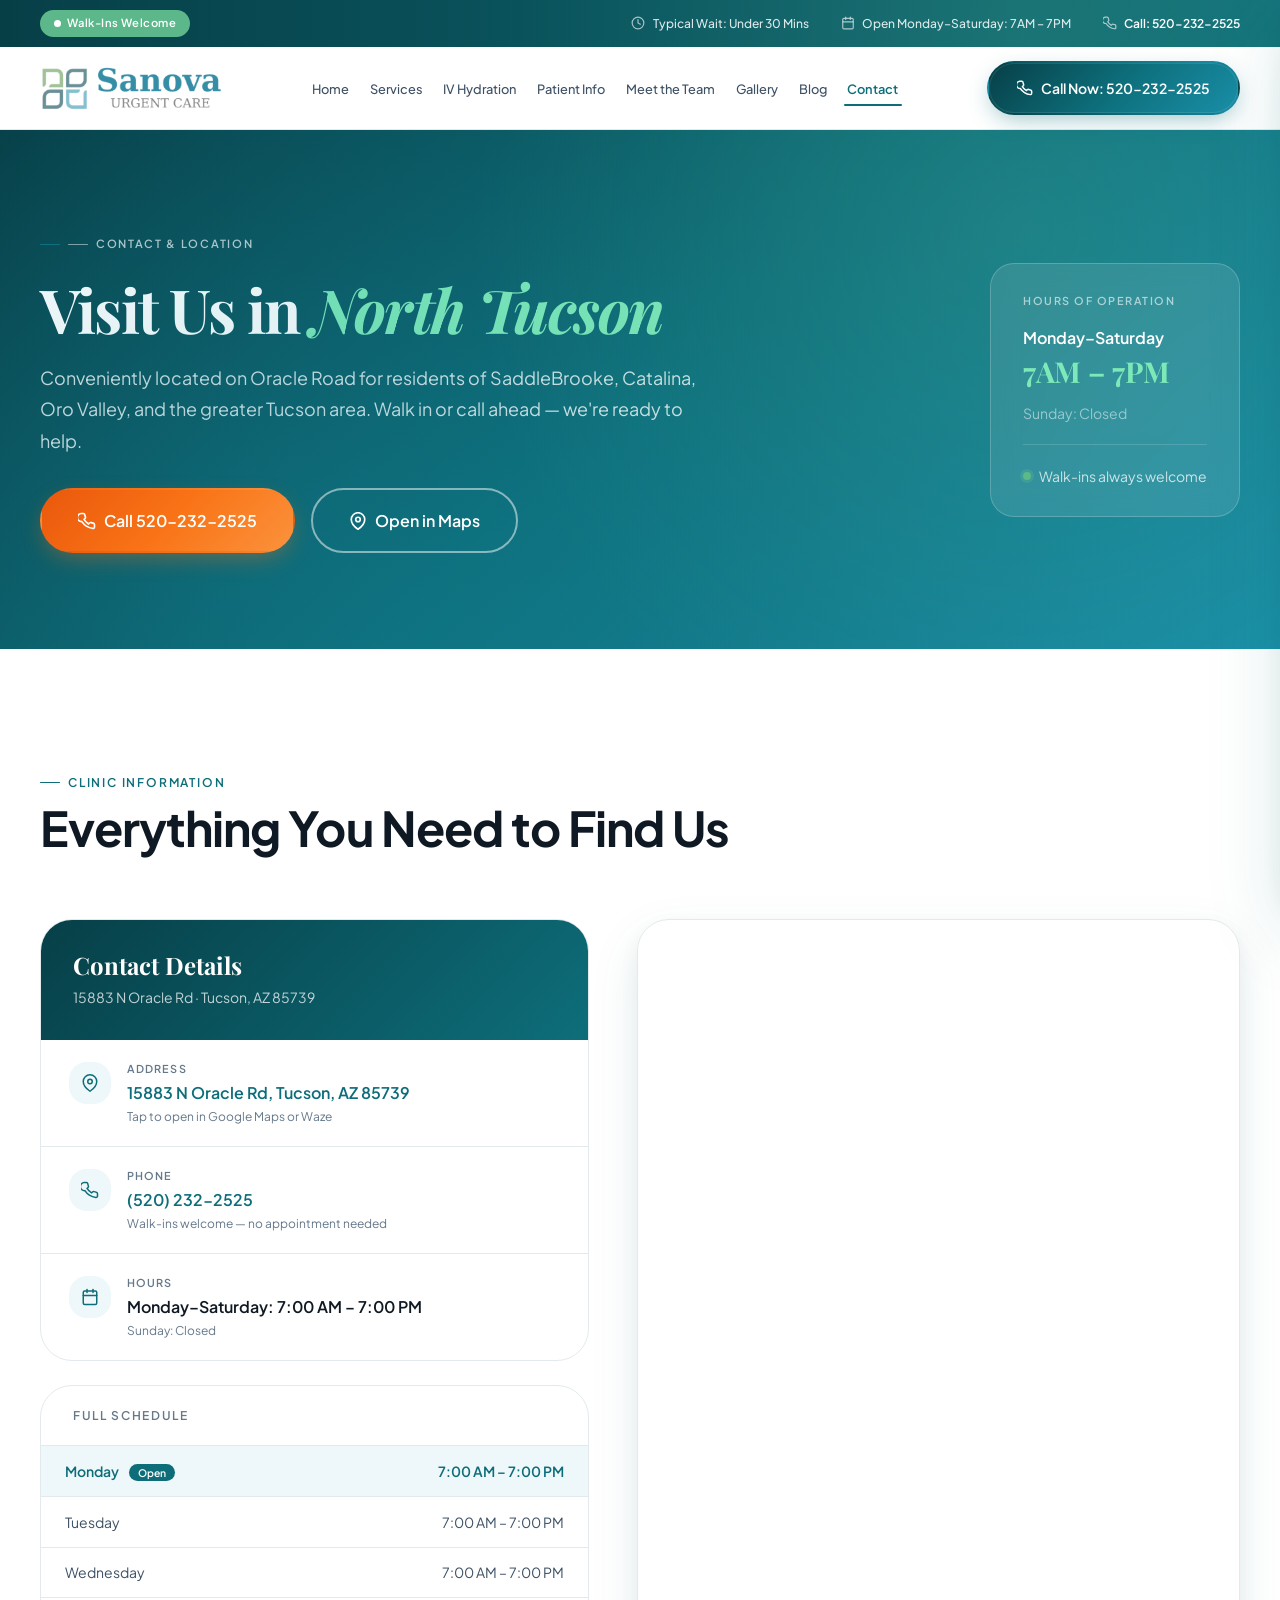
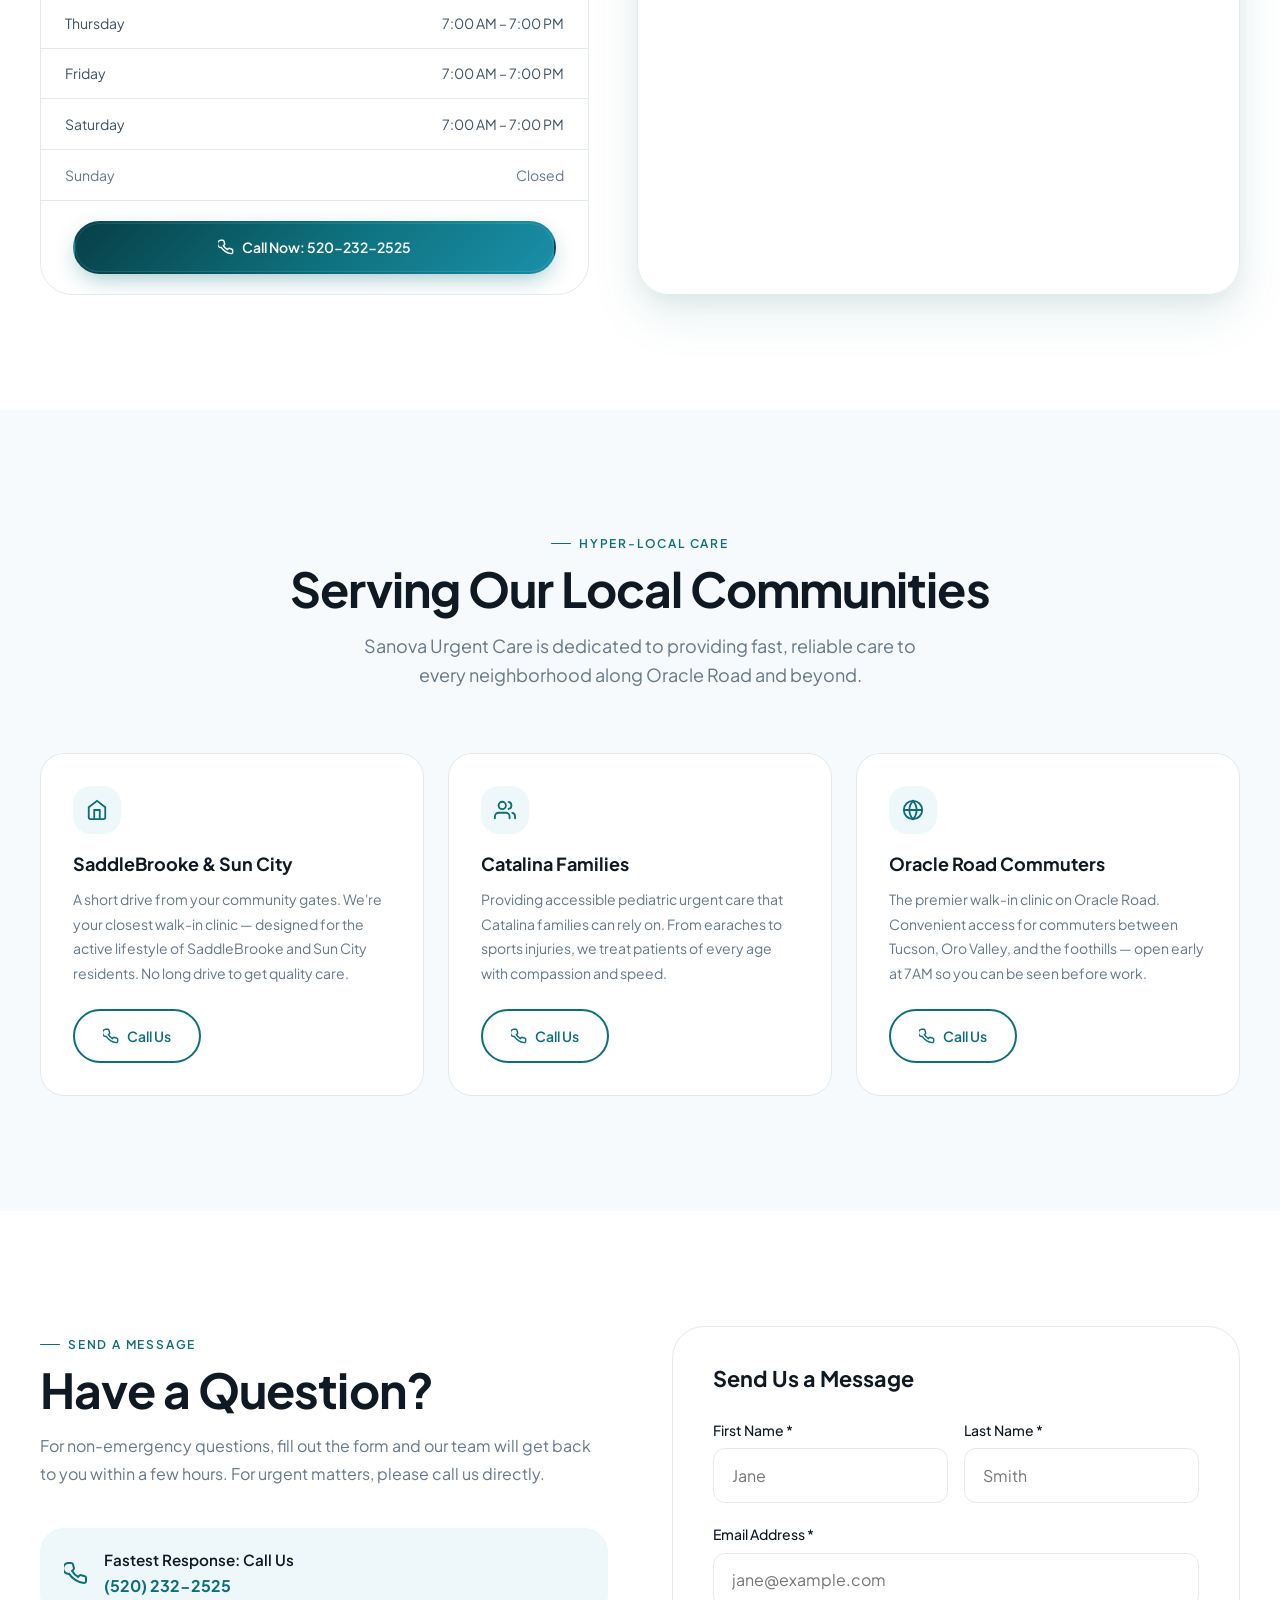
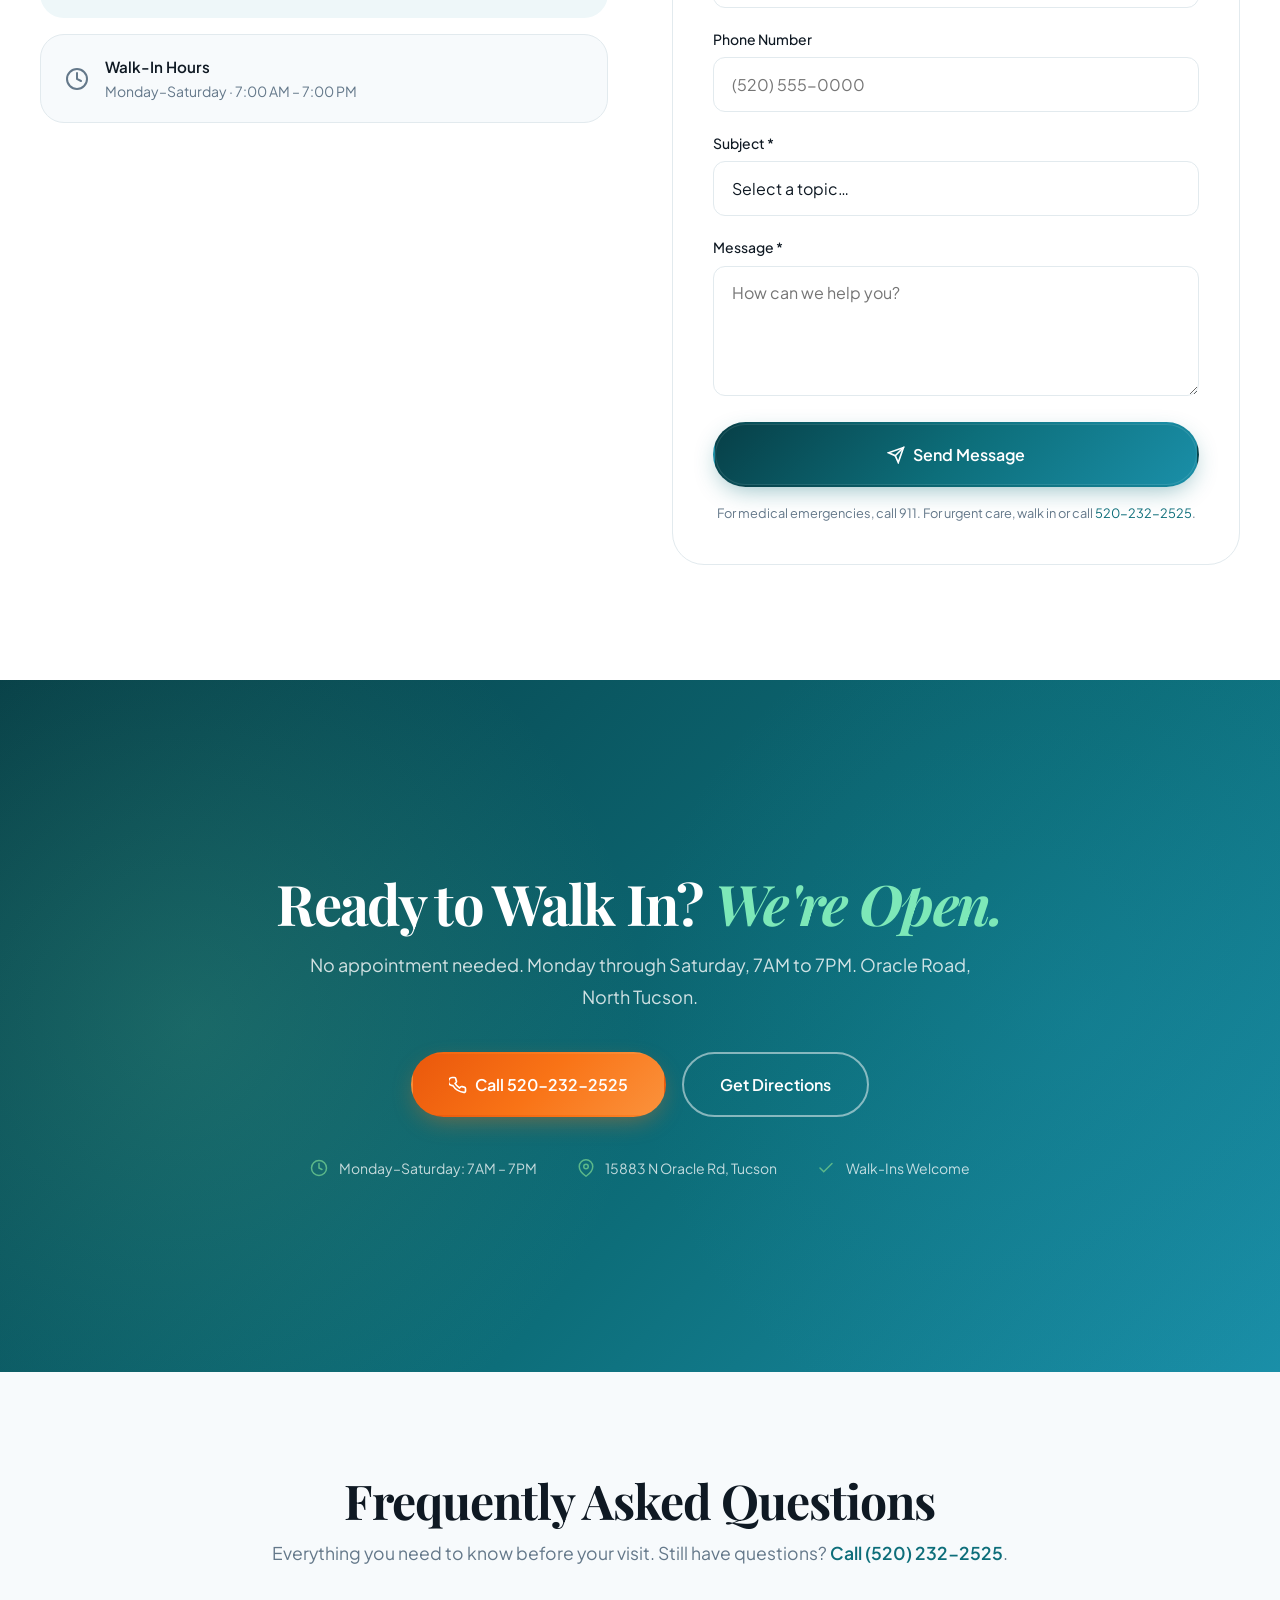
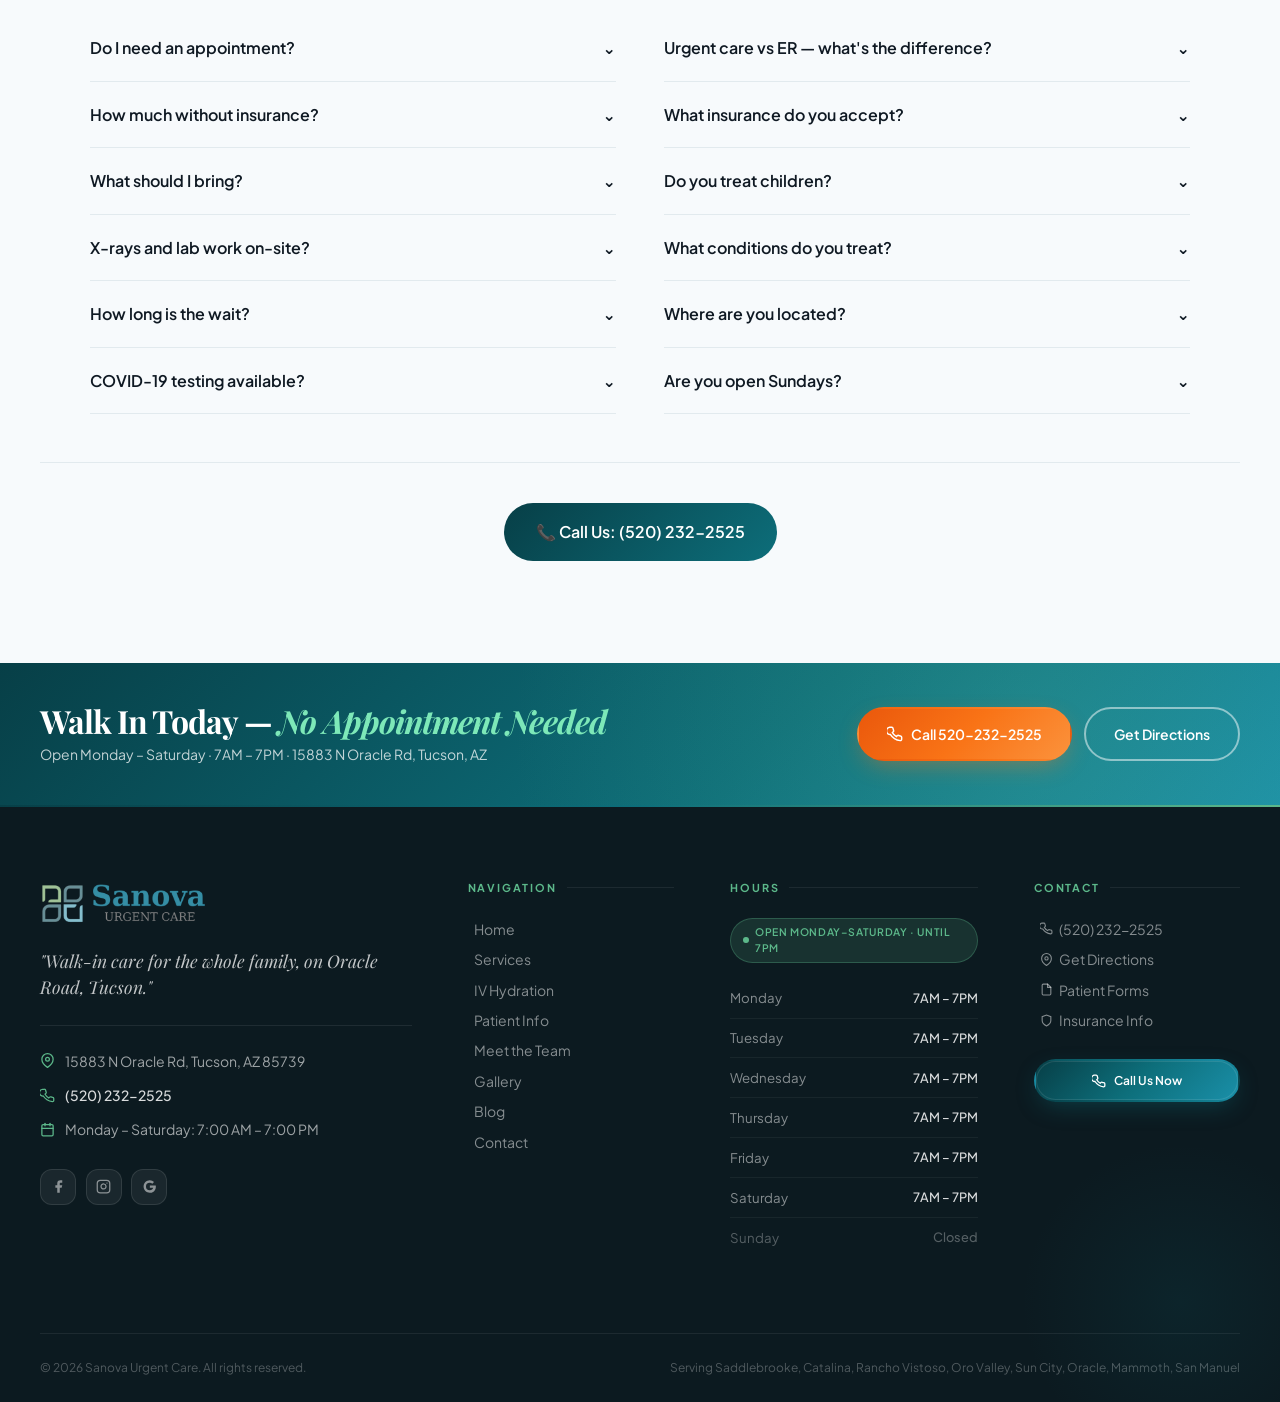
<file: contact.html>
<!DOCTYPE html>
<html lang="en">
<head>
<meta charset="UTF-8"/>
<meta name="viewport" content="width=device-width,initial-scale=1.0"/>
<title>Contact & Location | Sanova Urgent Care | Oracle Rd, Tucson AZ</title>
<meta name="description" content="Visit Sanova Urgent Care at 15883 N Oracle Rd in North Tucson. Open Mon-Sat 7AM-7PM. Call (520) 232-2525. Serving SaddleBrooke, Catalina, Oro Valley."/>
<script type="application/ld+json">{"@context":"https://schema.org","@type":"MedicalClinic","name":"Sanova Urgent Care","address":{"@type":"PostalAddress","streetAddress":"15883 N Oracle Rd","addressLocality":"Tucson","addressRegion":"AZ","postalCode":"85739"},"telephone":"+15202322525","openingHours":"Mo-Sa 07:00-19:00","geo":{"@type":"GeoCoordinates","latitude":"32.4984","longitude":"-110.8452"}}</script>
<link rel="preconnect" href="https://fonts.googleapis.com"/>
<link rel="preconnect" href="https://fonts.gstatic.com" crossorigin/>
<link rel="icon" type="image/png" href="assets/favicon.png" sizes="32x32">
<link rel="icon" type="image/svg+xml" href="assets/favicon.svg">
<link rel="apple-touch-icon" href="assets/favicon.png">
<link rel="stylesheet" href="css/style.css"/>
</head>
<body data-page="contact">
<div data-inc="partials/header.html"></div>
<main>

<!-- PAGE HERO -->
<section class="page-hero">
  <div class="container">
    <div class="page-hero-grid">
      <div>
        <span class="label" style="color:rgba(255,255,255,.7);margin-bottom:1rem;display:inline-flex;align-items:center;gap:.5rem;font-size:.7rem;font-weight:600;letter-spacing:.15em;text-transform:uppercase;">
          <span style="width:20px;height:1.5px;background:rgba(255,255,255,.5);border-radius:2px;display:inline-block;"></span>Contact &amp; Location
        </span>
        <h1 class="page-hero-title">Visit Us in <em>North Tucson</em></h1>
        <p class="page-hero-desc">Conveniently located on Oracle Road for residents of SaddleBrooke, Catalina, Oro Valley, and the greater Tucson area. Walk in or call ahead — we're ready to help.</p>
        <div style="display:flex;gap:1rem;flex-wrap:wrap;margin-top:2rem;">
          <a href="tel:5202322525" class="btn btn-accent btn-lg">
            <svg viewBox="0 0 24 24" fill="none" stroke="currentColor" stroke-width="2.2" stroke-linecap="round" style="width:18px;height:18px;"><path d="M22 16.92v3a2 2 0 01-2.18 2 19.79 19.79 0 01-8.63-3.07 19.5 19.5 0 01-6-6A2 2 0 014.11 2h3a2 2 0 012 1.72c.13.96.37 1.9.72 2.81a2 2 0 01-.45 2.11L8.09 9.91a16 16 0 006 6l1.27-1.27a2 2 0 012.11-.45c.91.35 1.85.59 2.81.72A2 2 0 0122 16.92z"/></svg>
            Call 520-232-2525
          </a>
          <a href="https://maps.google.com/?q=15883+N+Oracle+Rd+Tucson+AZ+85739" target="_blank" rel="noopener" class="btn btn-outline-white btn-lg">
            <svg viewBox="0 0 24 24" fill="none" stroke="currentColor" stroke-width="2.2" stroke-linecap="round" style="width:18px;height:18px;"><path d="M21 10c0 7-9 13-9 13s-9-6-9-13a9 9 0 0118 0z"/><circle cx="12" cy="10" r="3"/></svg>
            Open in Maps
          </a>
        </div>
      </div>
      <div class="page-hero-cta">
        <div style="background:rgba(255,255,255,.1);border:1px solid rgba(255,255,255,.2);border-radius:var(--r-xl);padding:1.75rem 2rem;backdrop-filter:blur(12px);min-width:220px;">
          <div style="font-size:.68rem;font-weight:600;letter-spacing:.14em;text-transform:uppercase;color:rgba(255,255,255,.6);margin-bottom:1rem;">Hours of Operation</div>
          <div style="color:#fff;font-weight:600;margin-bottom:.4rem;">Monday–Saturday</div>
          <div style="font-family:var(--ff-serif);font-size:1.8rem;font-weight:700;color:#7de8b8;line-height:1;margin-bottom:1rem;">7AM – 7PM</div>
          <div style="color:rgba(255,255,255,.5);font-size:.875rem;">Sunday: Closed</div>
          <div style="width:100%;height:1px;background:rgba(255,255,255,.15);margin:1.25rem 0;"></div>
          <div style="display:flex;align-items:center;gap:.5rem;color:rgba(255,255,255,.75);font-size:.875rem;">
            <span style="width:8px;height:8px;background:#5cb88a;border-radius:50%;box-shadow:0 0 0 3px rgba(92,184,138,.3);display:inline-block;"></span>
            Walk-ins always welcome
          </div>
        </div>
      </div>
    </div>
  </div>
</section>

<!-- MAP + INFO -->
<section class="section" id="clinic-info" aria-labelledby="infoTitle">
  <div class="container">
    <div class="section-head reveal">
      <span class="label">Clinic Information</span>
      <h2 id="infoTitle" class="h2" style="margin-top:.6rem;">Everything You Need to Find Us</h2>
    </div>
    <div class="location-grid">
      <!-- Info column -->
      <div style="display:grid;gap:1.5rem;" class="reveal">
        <div class="info-card">
          <div class="info-card-head">
            <h3>Contact Details</h3>
            <p>15883 N Oracle Rd · Tucson, AZ 85739</p>
          </div>
          <div class="info-card-body">
            <div class="info-row">
              <div class="info-row-icon">
                <svg viewBox="0 0 24 24" fill="none" stroke="currentColor" stroke-width="2" stroke-linecap="round"><path d="M21 10c0 7-9 13-9 13s-9-6-9-13a9 9 0 0118 0z"/><circle cx="12" cy="10" r="3"/></svg>
              </div>
              <div class="info-row-body">
                <span class="info-label">Address</span>
                <span class="info-val"><a href="https://maps.google.com/?q=15883+N+Oracle+Rd+Tucson+AZ" target="_blank" rel="noopener">15883 N Oracle Rd, Tucson, AZ 85739</a></span>
                <span class="info-sub">Tap to open in Google Maps or Waze</span>
              </div>
            </div>
            <div class="info-row">
              <div class="info-row-icon">
                <svg viewBox="0 0 24 24" fill="none" stroke="currentColor" stroke-width="2" stroke-linecap="round"><path d="M22 16.92v3a2 2 0 01-2.18 2 19.79 19.79 0 01-8.63-3.07 19.5 19.5 0 01-6-6A2 2 0 014.11 2h3a2 2 0 012 1.72c.13.96.37 1.9.72 2.81a2 2 0 01-.45 2.11L8.09 9.91a16 16 0 006 6l1.27-1.27a2 2 0 012.11-.45c.91.35 1.85.59 2.81.72A2 2 0 0122 16.92z"/></svg>
              </div>
              <div class="info-row-body">
                <span class="info-label">Phone</span>
                <span class="info-val"><a href="tel:5202322525">(520) 232-2525</a></span>
                <span class="info-sub">Walk-ins welcome — no appointment needed</span>
              </div>
            </div>
            <div class="info-row" style="border-bottom:0;">
              <div class="info-row-icon">
                <svg viewBox="0 0 24 24" fill="none" stroke="currentColor" stroke-width="2" stroke-linecap="round"><rect x="3" y="4" width="18" height="18" rx="2"/><line x1="16" y1="2" x2="16" y2="6"/><line x1="8" y1="2" x2="8" y2="6"/><line x1="3" y1="10" x2="21" y2="10"/></svg>
              </div>
              <div class="info-row-body">
                <span class="info-label">Hours</span>
                <span class="info-val">Monday–Saturday: 7:00 AM – 7:00 PM</span>
                <span class="info-sub">Sunday: Closed</span>
              </div>
            </div>
          </div>
        </div>

        <!-- Full hours table -->
        <div class="info-card">
          <div style="padding:1.25rem 2rem;border-bottom:1px solid var(--c-border);font-size:.75rem;font-weight:600;letter-spacing:.14em;text-transform:uppercase;color:var(--c-muted);">Full Schedule</div>
          <div class="hours-table">
            <div class="hours-row today"><span>Monday <span class="hours-today-chip">Open</span></span><span>7:00 AM – 7:00 PM</span></div>
            <div class="hours-row"><span>Tuesday</span><span>7:00 AM – 7:00 PM</span></div>
            <div class="hours-row"><span>Wednesday</span><span>7:00 AM – 7:00 PM</span></div>
            <div class="hours-row"><span>Thursday</span><span>7:00 AM – 7:00 PM</span></div>
            <div class="hours-row"><span>Friday</span><span>7:00 AM – 7:00 PM</span></div>
            <div class="hours-row"><span>Saturday</span><span>7:00 AM – 7:00 PM</span></div>
            <div class="hours-row hours-closed"><span>Sunday</span><span>Closed</span></div>
          </div>
          <div style="padding:1.25rem 2rem;border-top:1px solid var(--c-border);">
            <a href="tel:5202322525" class="btn btn-primary" style="width:100%;justify-content:center;">
              <svg viewBox="0 0 24 24" fill="none" stroke="currentColor" stroke-width="2.2" stroke-linecap="round" style="width:16px;height:16px;"><path d="M22 16.92v3a2 2 0 01-2.18 2 19.79 19.79 0 01-8.63-3.07 19.5 19.5 0 01-6-6A2 2 0 014.11 2h3a2 2 0 012 1.72c.13.96.37 1.9.72 2.81a2 2 0 01-.45 2.11L8.09 9.91a16 16 0 006 6l1.27-1.27a2 2 0 012.11-.45c.91.35 1.85.59 2.81.72A2 2 0 0122 16.92z"/></svg>
              Call Now: 520-232-2525
            </a>
          </div>
        </div>
      </div>

      <!-- Map -->
      <div class="map-card reveal reveal-d1">
        <iframe
          title="Sanova Urgent Care on Google Maps"
          src="https://www.google.com/maps?q=15883+N+Oracle+Rd+Tucson+AZ+85739&output=embed"
          loading="lazy"
          allowfullscreen
          referrerpolicy="no-referrer-when-downgrade">
        </iframe>
      </div>
    </div>
  </div>
</section>

<!-- COMMUNITY SECTION -->
<section class="section bg-bg" id="communities" aria-labelledby="commTitle">
  <div class="container">
    <div class="section-head section-head-center reveal" style="margin-inline:auto;text-align:center;">
      <span class="label" style="justify-content:center;">Hyper-Local Care</span>
      <h2 id="commTitle" class="h2" style="margin-top:.6rem;">Serving Our Local Communities</h2>
      <p>Sanova Urgent Care is dedicated to providing fast, reliable care to every neighborhood along Oracle Road and beyond.</p>
    </div>
    <div class="grid-3">
      <div class="community-card reveal">
        <div class="community-icon">
          <svg viewBox="0 0 24 24" fill="none" stroke="currentColor" stroke-width="2" stroke-linecap="round"><path d="M3 9l9-7 9 7v11a2 2 0 01-2 2H5a2 2 0 01-2-2V9z"/><polyline points="9 22 9 12 15 12 15 22"/></svg>
        </div>
        <div class="community-name">SaddleBrooke &amp; Sun City</div>
        <p class="community-desc">A short drive from your community gates. We're your closest walk-in clinic — designed for the active lifestyle of SaddleBrooke and Sun City residents. No long drive to get quality care.</p>
        <a href="tel:5202322525" class="btn btn-outline" style="margin-top:1.5rem;">
          <svg viewBox="0 0 24 24" fill="none" stroke="currentColor" stroke-width="2.2" stroke-linecap="round" style="width:16px;height:16px;"><path d="M22 16.92v3a2 2 0 01-2.18 2 19.79 19.79 0 01-8.63-3.07 19.5 19.5 0 01-6-6A2 2 0 014.11 2h3a2 2 0 012 1.72c.13.96.37 1.9.72 2.81a2 2 0 01-.45 2.11L8.09 9.91a16 16 0 006 6l1.27-1.27a2 2 0 012.11-.45c.91.35 1.85.59 2.81.72A2 2 0 0122 16.92z"/></svg>
          Call Us
        </a>
      </div>
      <div class="community-card reveal reveal-d1">
        <div class="community-icon">
          <svg viewBox="0 0 24 24" fill="none" stroke="currentColor" stroke-width="2" stroke-linecap="round"><path d="M17 21v-2a4 4 0 00-4-4H5a4 4 0 00-4 4v2"/><circle cx="9" cy="7" r="4"/><path d="M23 21v-2a4 4 0 00-3-3.87M16 3.13a4 4 0 010 7.75"/></svg>
        </div>
        <div class="community-name">Catalina Families</div>
        <p class="community-desc">Providing accessible pediatric urgent care that Catalina families can rely on. From earaches to sports injuries, we treat patients of every age with compassion and speed.</p>
        <a href="tel:5202322525" class="btn btn-outline" style="margin-top:1.5rem;">
          <svg viewBox="0 0 24 24" fill="none" stroke="currentColor" stroke-width="2.2" stroke-linecap="round" style="width:16px;height:16px;"><path d="M22 16.92v3a2 2 0 01-2.18 2 19.79 19.79 0 01-8.63-3.07 19.5 19.5 0 01-6-6A2 2 0 014.11 2h3a2 2 0 012 1.72c.13.96.37 1.9.72 2.81a2 2 0 01-.45 2.11L8.09 9.91a16 16 0 006 6l1.27-1.27a2 2 0 012.11-.45c.91.35 1.85.59 2.81.72A2 2 0 0122 16.92z"/></svg>
          Call Us
        </a>
      </div>
      <div class="community-card reveal reveal-d2">
        <div class="community-icon">
          <svg viewBox="0 0 24 24" fill="none" stroke="currentColor" stroke-width="2" stroke-linecap="round"><circle cx="12" cy="12" r="10"/><line x1="2" y1="12" x2="22" y2="12"/><path d="M12 2a15.3 15.3 0 014 10 15.3 15.3 0 01-4 10 15.3 15.3 0 01-4-10 15.3 15.3 0 014-10z"/></svg>
        </div>
        <div class="community-name">Oracle Road Commuters</div>
        <p class="community-desc">The premier walk-in clinic on Oracle Road. Convenient access for commuters between Tucson, Oro Valley, and the foothills — open early at 7AM so you can be seen before work.</p>
        <a href="tel:5202322525" class="btn btn-outline" style="margin-top:1.5rem;">
          <svg viewBox="0 0 24 24" fill="none" stroke="currentColor" stroke-width="2.2" stroke-linecap="round" style="width:16px;height:16px;"><path d="M22 16.92v3a2 2 0 01-2.18 2 19.79 19.79 0 01-8.63-3.07 19.5 19.5 0 01-6-6A2 2 0 014.11 2h3a2 2 0 012 1.72c.13.96.37 1.9.72 2.81a2 2 0 01-.45 2.11L8.09 9.91a16 16 0 006 6l1.27-1.27a2 2 0 012.11-.45c.91.35 1.85.59 2.81.72A2 2 0 0122 16.92z"/></svg>
          Call Us
        </a>
      </div>
    </div>
  </div>
</section>

<!-- CONTACT FORM -->
<section class="section" id="contact-form" aria-labelledby="formTitle">
  <div class="container">
    <div class="split-grid split-grid-start">
      <div class="reveal">
        <span class="label">Send a Message</span>
        <h2 id="formTitle" class="h2" style="margin-top:.6rem;">Have a Question?</h2>
        <p style="margin-top:1rem;color:var(--c-muted);line-height:var(--lh-loose);">For non-emergency questions, fill out the form and our team will get back to you within a few hours. For urgent matters, please call us directly.</p>

        <div style="display:grid;gap:1rem;margin-top:2.5rem;">
          <div style="display:flex;gap:1rem;align-items:center;padding:1.25rem 1.5rem;background:var(--c-teal-pale);border-radius:var(--r-xl);">
            <svg viewBox="0 0 24 24" fill="none" stroke="var(--c-teal)" stroke-width="2" stroke-linecap="round" style="width:24px;height:24px;flex-shrink:0;"><path d="M22 16.92v3a2 2 0 01-2.18 2 19.79 19.79 0 01-8.63-3.07 19.5 19.5 0 01-6-6A2 2 0 014.11 2h3a2 2 0 012 1.72c.13.96.37 1.9.72 2.81a2 2 0 01-.45 2.11L8.09 9.91a16 16 0 006 6l1.27-1.27a2 2 0 012.11-.45c.91.35 1.85.59 2.81.72A2 2 0 0122 16.92z"/></svg>
            <div>
              <div style="font-weight:600;color:var(--c-ink);font-size:.95rem;">Fastest Response: Call Us</div>
              <a href="tel:5202322525" style="color:var(--c-teal);font-weight:700;">(520) 232-2525</a>
            </div>
          </div>
          <div style="display:flex;gap:1rem;align-items:center;padding:1.25rem 1.5rem;background:var(--c-bg);border-radius:var(--r-xl);border:1px solid var(--c-border);">
            <svg viewBox="0 0 24 24" fill="none" stroke="var(--c-muted)" stroke-width="2" stroke-linecap="round" style="width:24px;height:24px;flex-shrink:0;"><circle cx="12" cy="12" r="10"/><polyline points="12 6 12 12 16 14"/></svg>
            <div>
              <div style="font-weight:600;color:var(--c-ink);font-size:.95rem;">Walk-In Hours</div>
              <div style="color:var(--c-muted);font-size:.875rem;">Monday–Saturday · 7:00 AM – 7:00 PM</div>
            </div>
          </div>
        </div>
      </div>

      <div class="form-card reveal reveal-d1">
        <h3 style="font-size:1.35rem;margin-bottom:1.75rem;color:var(--c-ink);">Send Us a Message</h3>
        <form class="contact-form" novalidate>
          <div class="form-row">
            <div class="form-group">
              <label class="form-label" for="firstName">First Name *</label>
              <input class="form-input" type="text" id="firstName" name="firstName" placeholder="Jane" required/>
            </div>
            <div class="form-group">
              <label class="form-label" for="lastName">Last Name *</label>
              <input class="form-input" type="text" id="lastName" name="lastName" placeholder="Smith" required/>
            </div>
          </div>
          <div class="form-group">
            <label class="form-label" for="email">Email Address *</label>
            <input class="form-input" type="email" id="email" name="email" placeholder="jane@example.com" required/>
          </div>
          <div class="form-group">
            <label class="form-label" for="phone">Phone Number</label>
            <input class="form-input" type="tel" id="phone" name="phone" placeholder="(520) 555-0000"/>
          </div>
          <div class="form-group">
            <label class="form-label" for="subject">Subject *</label>
            <select class="form-select" id="subject" name="subject" required>
              <option value="">Select a topic…</option>
              <option>General Question</option>
              <option>Insurance &amp; Billing</option>
              <option>Appointment Information</option>
              <option>IV Hydration Inquiry</option>
              <option>DOT Physical Booking</option>
              <option>Other</option>
            </select>
          </div>
          <div class="form-group">
            <label class="form-label" for="message">Message *</label>
            <textarea class="form-textarea" id="message" name="message" placeholder="How can we help you?" required></textarea>
          </div>
          <button type="submit" class="btn btn-primary btn-lg" style="width:100%;justify-content:center;">
            <svg viewBox="0 0 24 24" fill="none" stroke="currentColor" stroke-width="2.2" stroke-linecap="round" style="width:18px;height:18px;"><line x1="22" y1="2" x2="11" y2="13"/><polygon points="22 2 15 22 11 13 2 9 22 2"/></svg>
            Send Message
          </button>
          <p style="text-align:center;font-size:.8rem;color:var(--c-muted);margin-top:1rem;">For medical emergencies, call 911. For urgent care, walk in or call <a href="tel:5202322525" style="color:var(--c-teal);">520-232-2525</a>.</p>
        </form>
      </div>
    </div>
  </div>
</section>

<!-- CTA -->
<section class="section cta-section">
  <div class="container cta-inner section-sm" style="padding-block:clamp(3rem,6vw,5rem);">
    <h2 class="cta-title reveal">Ready to Walk In? <em>We're Open.</em></h2>
    <p class="cta-sub reveal">No appointment needed. Monday through Saturday, 7AM to 7PM. Oracle Road, North Tucson.</p>
    <div class="cta-btns reveal">
      <a href="tel:5202322525" class="btn btn-accent btn-lg">
        <svg viewBox="0 0 24 24" fill="none" stroke="currentColor" stroke-width="2.2" stroke-linecap="round" style="width:18px;height:18px;"><path d="M22 16.92v3a2 2 0 01-2.18 2 19.79 19.79 0 01-8.63-3.07 19.5 19.5 0 01-6-6A2 2 0 014.11 2h3a2 2 0 012 1.72c.13.96.37 1.9.72 2.81a2 2 0 01-.45 2.11L8.09 9.91a16 16 0 006 6l1.27-1.27a2 2 0 012.11-.45c.91.35 1.85.59 2.81.72A2 2 0 0122 16.92z"/></svg>
        Call 520-232-2525
      </a>
      <a href="https://maps.google.com/?q=15883+N+Oracle+Rd+Tucson+AZ" target="_blank" rel="noopener" class="btn btn-outline-white btn-lg">
        Get Directions
      </a>
    </div>
    <div class="cta-info reveal">
      <span class="cta-info-item">
        <svg viewBox="0 0 24 24" fill="none" stroke="currentColor" stroke-width="2" stroke-linecap="round"><circle cx="12" cy="12" r="10"/><polyline points="12 6 12 12 16 14"/></svg>
        Monday–Saturday: 7AM – 7PM
      </span>
      <span class="cta-info-item">
        <svg viewBox="0 0 24 24" fill="none" stroke="currentColor" stroke-width="2" stroke-linecap="round"><path d="M21 10c0 7-9 13-9 13s-9-6-9-13a9 9 0 0118 0z"/><circle cx="12" cy="10" r="3"/></svg>
        15883 N Oracle Rd, Tucson
      </span>
      <span class="cta-info-item">
        <svg viewBox="0 0 24 24" fill="none" stroke="currentColor" stroke-width="2" stroke-linecap="round"><polyline points="20 6 9 17 4 12"/></svg>
        Walk-Ins Welcome
      </span>
    </div>
  </div>
</section>

</main>
<div data-inc="partials/footer.html"></div>
<script src="js/main.js"></script>
</body>
</html>
</file>
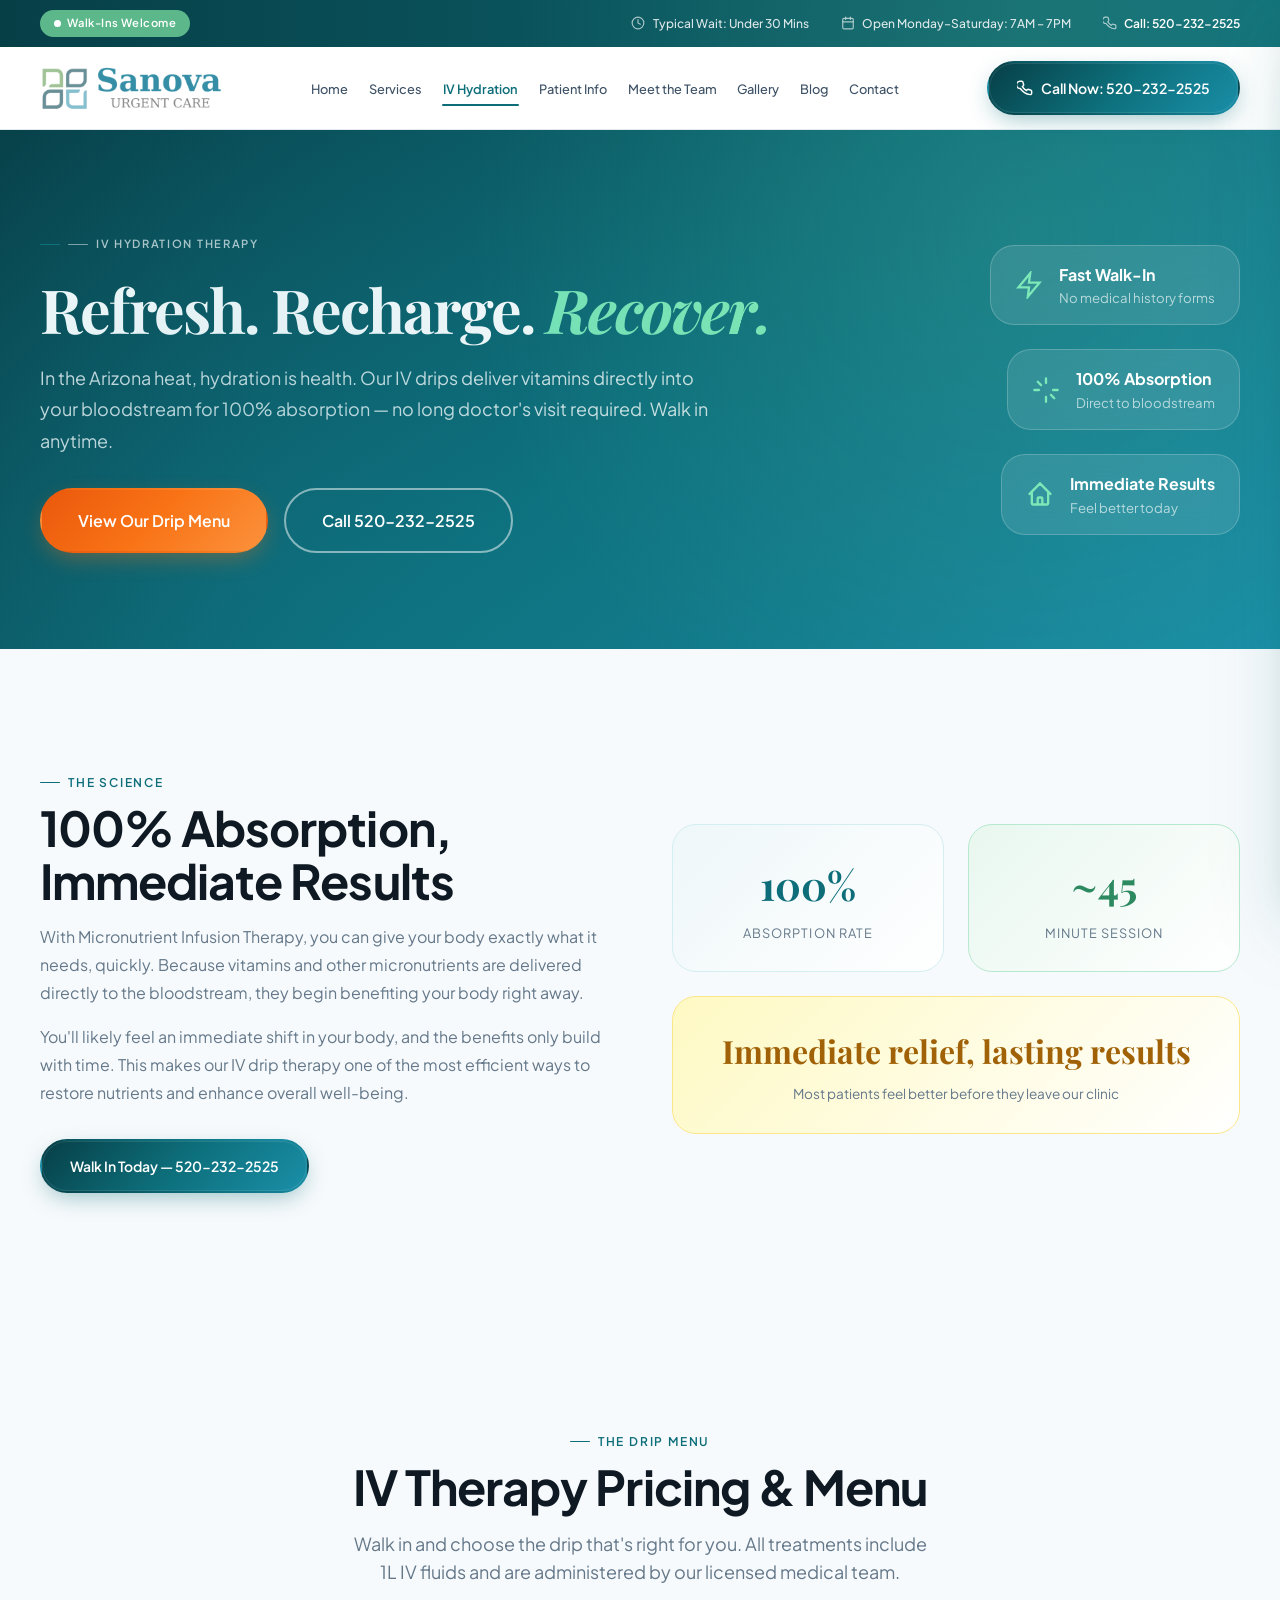
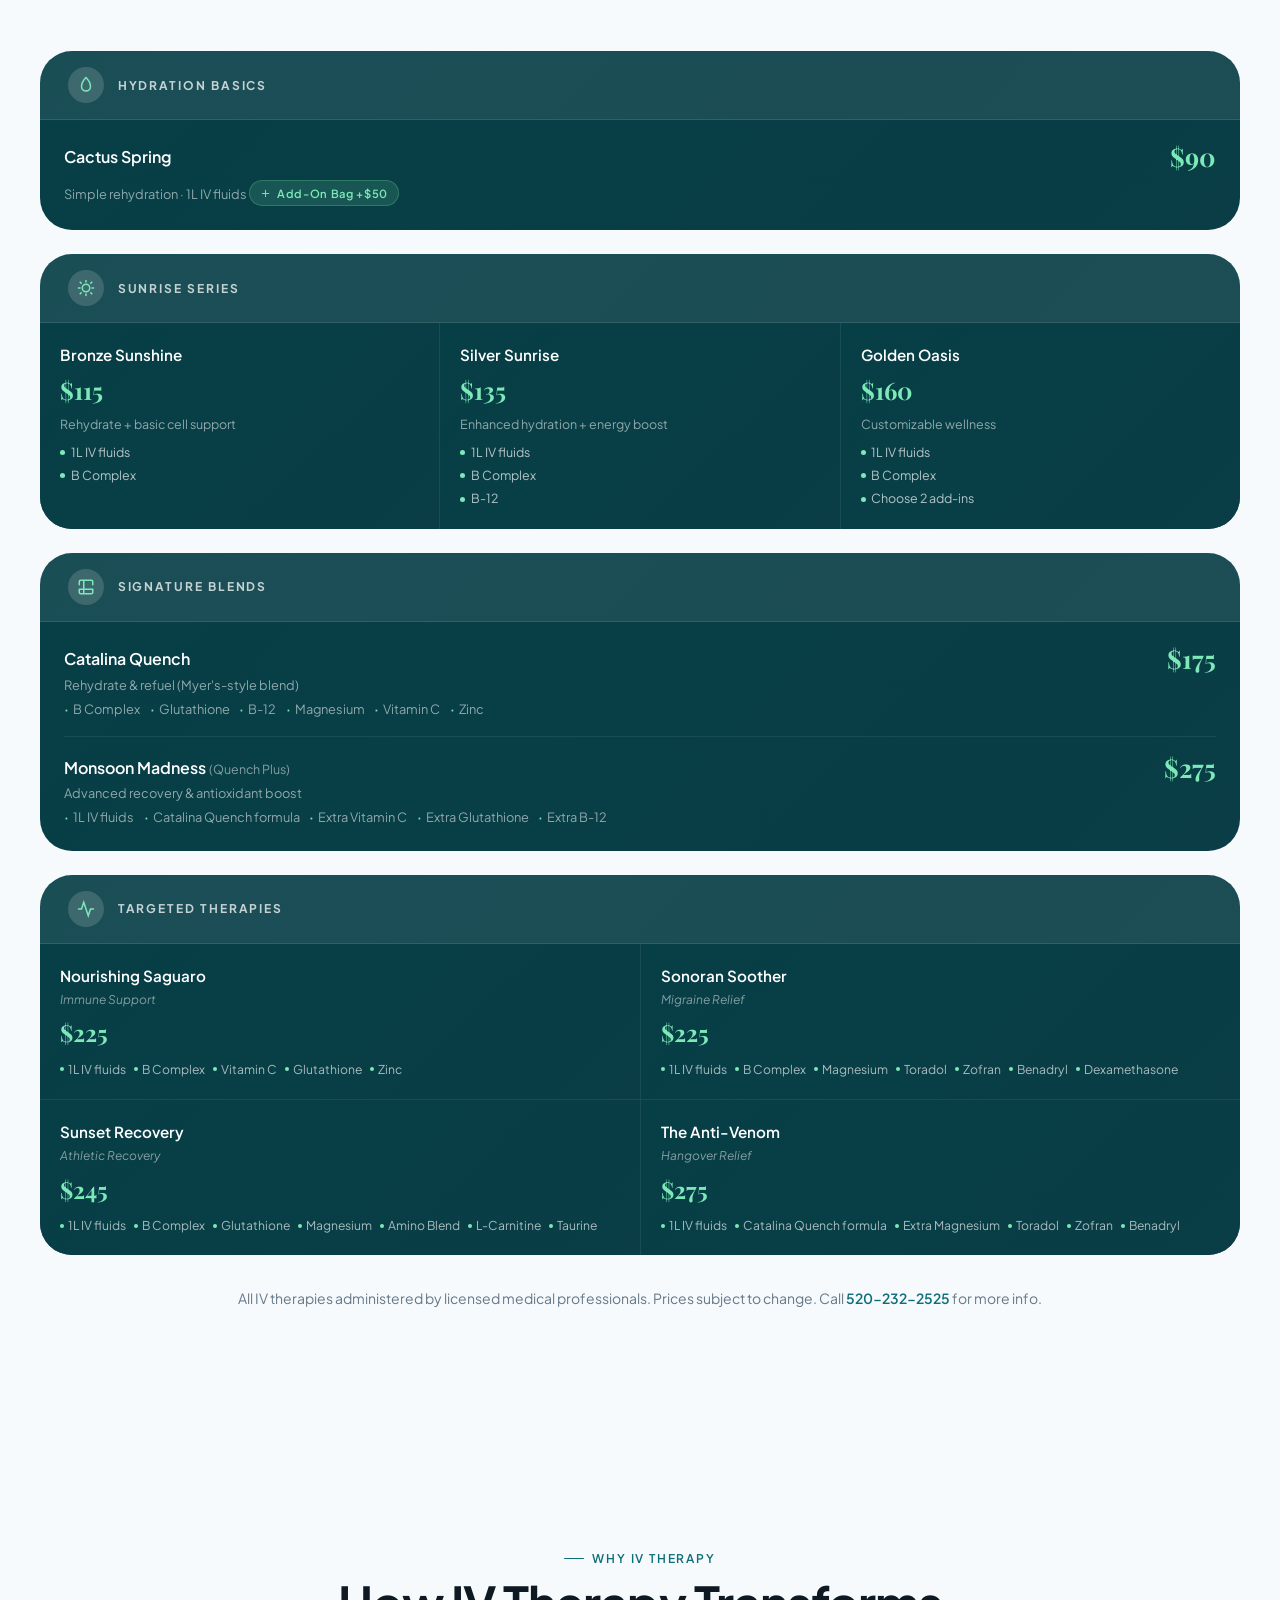
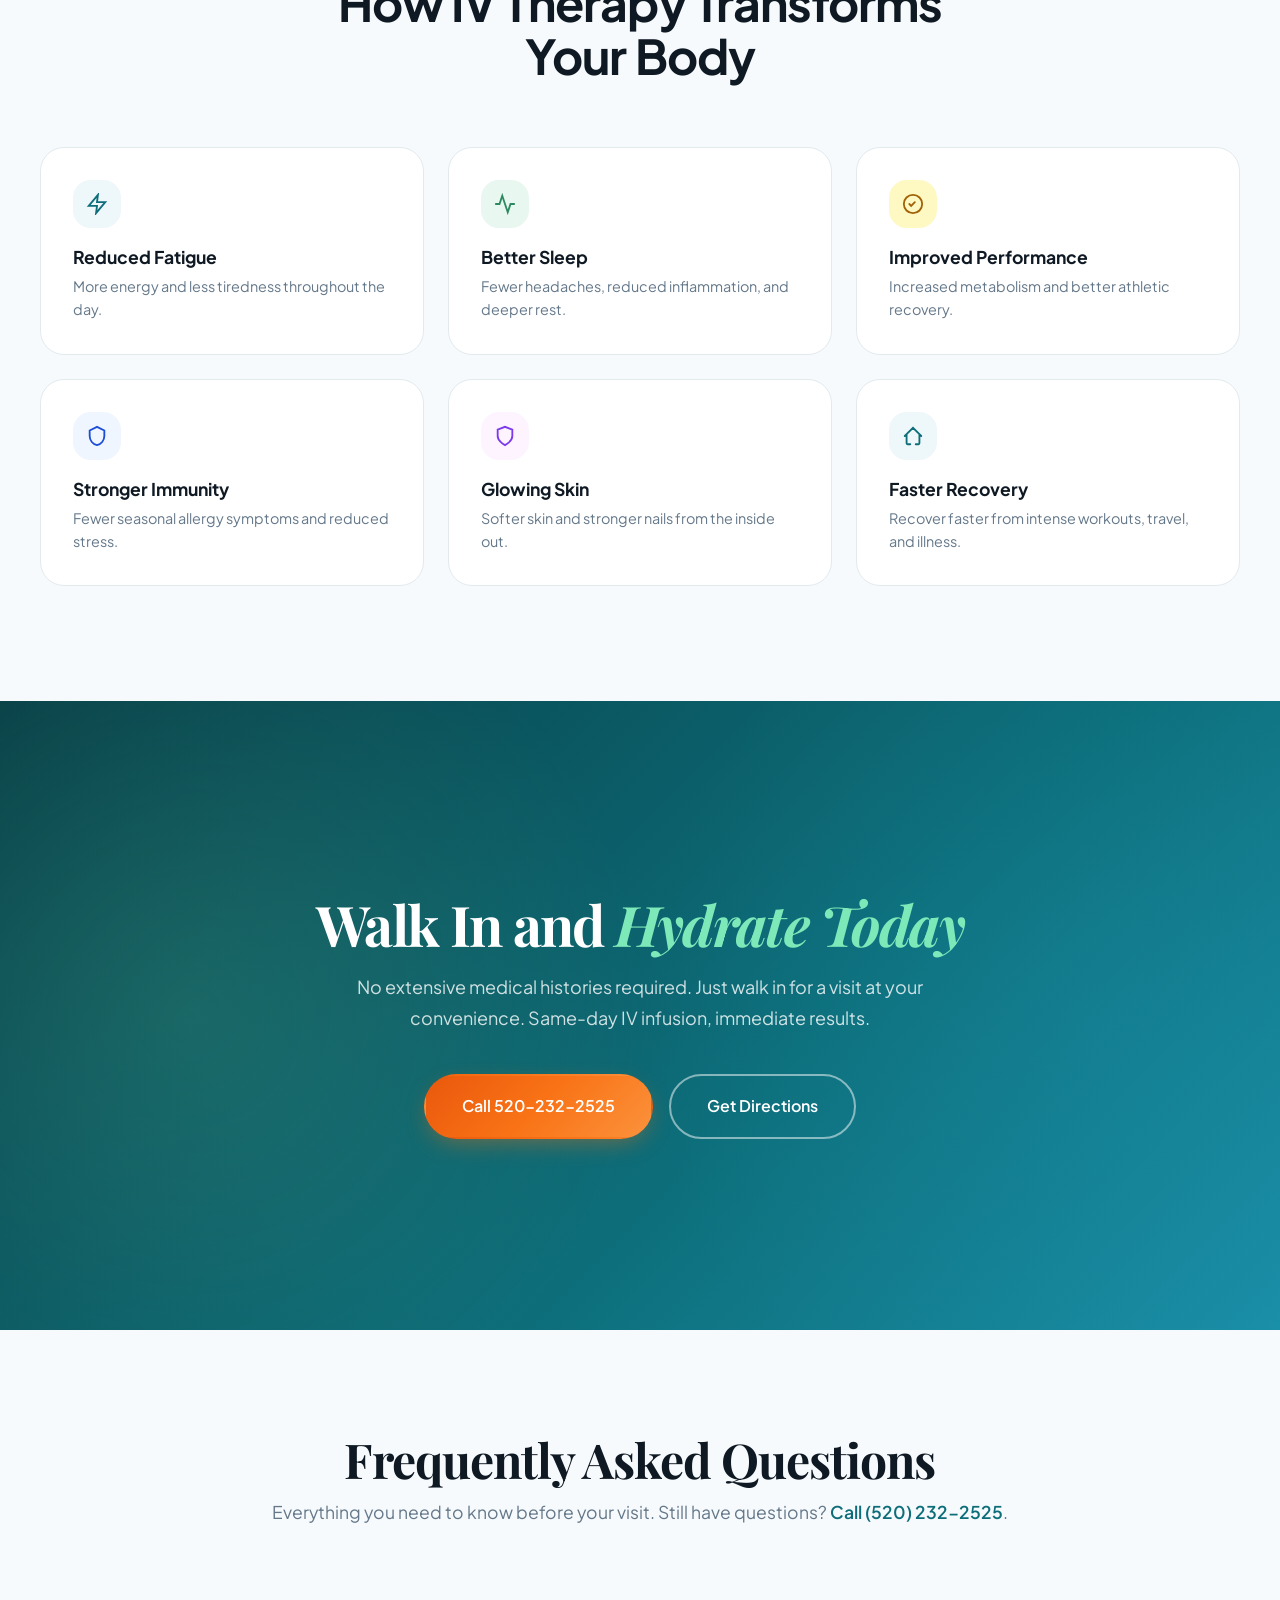
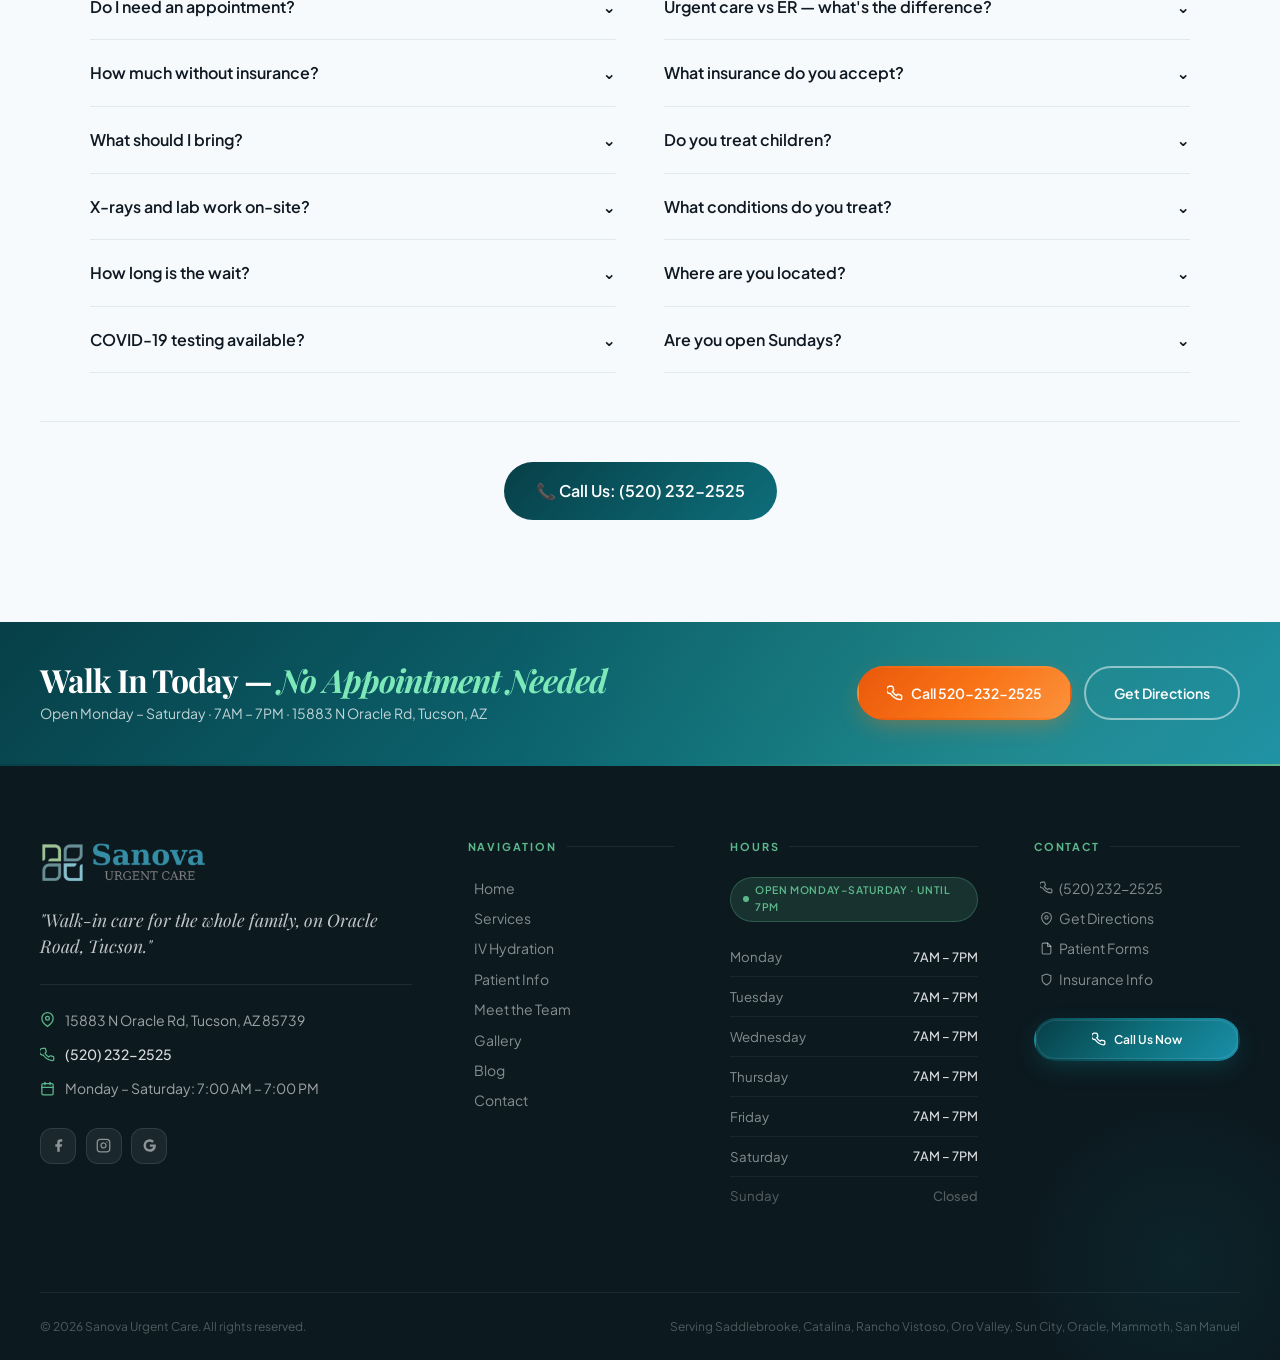
<file: iv-hydration.html>
<!DOCTYPE html>
<html lang="en">
<head>
<meta charset="UTF-8"/><meta name="viewport" content="width=device-width,initial-scale=1.0"/>
<title>IV Hydration Therapy & Vitamin Drips in Tucson, AZ | Sanova</title>
<meta name="description" content="Refresh, recharge, and recover with IV hydration in Tucson. Walk in for Myer's Cocktail, Immunity, Hangover, and NAD+ drips. No appointment needed."/>
<link rel="preconnect" href="https://fonts.googleapis.com"/><link rel="preconnect" href="https://fonts.gstatic.com" crossorigin/>
<link rel="icon" type="image/png" href="assets/favicon.png" sizes="32x32">
<link rel="icon" type="image/svg+xml" href="assets/favicon.svg">
<link rel="apple-touch-icon" href="assets/favicon.png">
<link rel="stylesheet" href="css/style.css"/>
</head>
<body data-page="iv-hydration">
<div data-inc="partials/header.html"></div>
<main>

<section class="page-hero">
  <div class="container">
    <div class="page-hero-grid">
      <div>
        <span class="label" style="color:rgba(255,255,255,.7);margin-bottom:1rem;display:inline-flex;align-items:center;gap:.5rem;font-size:.7rem;font-weight:600;letter-spacing:.15em;text-transform:uppercase;"><span style="width:20px;height:1.5px;background:rgba(255,255,255,.5);border-radius:2px;display:inline-block;"></span>IV Hydration Therapy</span>
        <h1 class="page-hero-title">Refresh. Recharge. <em>Recover.</em></h1>
        <p class="page-hero-desc">In the Arizona heat, hydration is health. Our IV drips deliver vitamins directly into your bloodstream for 100% absorption — no long doctor's visit required. Walk in anytime.</p>
        <div style="display:flex;gap:1rem;flex-wrap:wrap;margin-top:2rem;">
          <a href="#drip-menu" class="btn btn-accent btn-lg">View Our Drip Menu</a>
          <a href="tel:5202322525" class="btn btn-outline-white btn-lg">Call 520-232-2525</a>
        </div>
      </div>
      <div class="page-hero-cta" style="display:flex;gap:1.5rem;flex-direction:column;align-items:flex-end;">
        <div style="display:flex;gap:1rem;align-items:center;background:rgba(255,255,255,.1);border:1px solid rgba(255,255,255,.2);border-radius:var(--r-xl);padding:1rem 1.5rem;backdrop-filter:blur(12px);">
          <svg style="width:28px;height:28px;color:#7de8b8;flex-shrink:0;" viewBox="0 0 24 24" fill="none" stroke="currentColor" stroke-width="2" stroke-linecap="round"><polygon points="13 2 3 14 12 14 11 22 21 10 12 10 13 2"/></svg>
          <div><div style="color:#fff;font-weight:700;">Fast Walk-In</div><div style="color:rgba(255,255,255,.65);font-size:.825rem;">No medical history forms</div></div>
        </div>
        <div style="display:flex;gap:1rem;align-items:center;background:rgba(255,255,255,.1);border:1px solid rgba(255,255,255,.2);border-radius:var(--r-xl);padding:1rem 1.5rem;backdrop-filter:blur(12px);">
          <svg style="width:28px;height:28px;color:#7de8b8;flex-shrink:0;" viewBox="0 0 24 24" fill="none" stroke="currentColor" stroke-width="2" stroke-linecap="round"><path d="M12 2v4M12 18v4M4.93 4.93l2.83 2.83M16.24 16.24l2.83 2.83M2 12h4M18 12h4"/></svg>
          <div><div style="color:#fff;font-weight:700;">100% Absorption</div><div style="color:rgba(255,255,255,.65);font-size:.825rem;">Direct to bloodstream</div></div>
        </div>
        <div style="display:flex;gap:1rem;align-items:center;background:rgba(255,255,255,.1);border:1px solid rgba(255,255,255,.2);border-radius:var(--r-xl);padding:1rem 1.5rem;backdrop-filter:blur(12px);">
          <svg style="width:28px;height:28px;color:#7de8b8;flex-shrink:0;" viewBox="0 0 24 24" fill="none" stroke="currentColor" stroke-width="2" stroke-linecap="round"><path d="M3 12l2-2m0 0l7-7 7 7M5 10v10a1 1 0 001 1h3m10-11l2 2m-2-2v10a1 1 0 01-1 1h-3m-6 0a1 1 0 001-1v-4a1 1 0 011-1h2a1 1 0 011 1v4a1 1 0 001 1m-6 0h6"/></svg>
          <div><div style="color:#fff;font-weight:700;">Immediate Results</div><div style="color:rgba(255,255,255,.65);font-size:.825rem;">Feel better today</div></div>
        </div>
      </div>
    </div>
  </div>
</section>

<!-- THE SCIENCE -->
<section class="section bg-bg" aria-labelledby="sciTitle">
  <div class="container">
    <div class="split-grid">
      <div class="reveal">
        <span class="label">The Science</span>
        <h2 id="sciTitle" class="h2" style="margin-top:.6rem;">100% Absorption, Immediate Results</h2>
        <p style="margin-top:1rem;color:var(--c-muted);line-height:var(--lh-loose);">With Micronutrient Infusion Therapy, you can give your body exactly what it needs, quickly. Because vitamins and other micronutrients are delivered directly to the bloodstream, they begin benefiting your body right away.</p>
        <p style="margin-top:1rem;color:var(--c-muted);line-height:var(--lh-loose);">You'll likely feel an immediate shift in your body, and the benefits only build with time. This makes our IV drip therapy one of the most efficient ways to restore nutrients and enhance overall well-being.</p>
        <a href="tel:5202322525" class="btn btn-primary" style="margin-top:2rem;">Walk In Today — 520-232-2525</a>
      </div>
      <div class="reveal reveal-d1">
        <div class="grid-2">
          <div style="background:linear-gradient(135deg,var(--c-teal-pale),#fff);border-radius:var(--r-xl);padding:1.75rem;text-align:center;border:1px solid var(--c-teal-light);"><div style="font-family:var(--ff-serif);font-size:2.5rem;font-weight:700;color:var(--c-teal);">100%</div><div style="font-size:.8rem;color:var(--c-muted);margin-top:.4rem;text-transform:uppercase;letter-spacing:.08em;">Absorption Rate</div></div>
          <div style="background:linear-gradient(135deg,var(--c-green-pale),#fff);border-radius:var(--r-xl);padding:1.75rem;text-align:center;border:1px solid #b7e9cf;"><div style="font-family:var(--ff-serif);font-size:2.5rem;font-weight:700;color:#2d8a60;">~45</div><div style="font-size:.8rem;color:var(--c-muted);margin-top:.4rem;text-transform:uppercase;letter-spacing:.08em;">Minute Session</div></div>
          <div style="background:linear-gradient(135deg,#fef9c3,#fff);border-radius:var(--r-xl);padding:1.75rem;text-align:center;border:1px solid #fde68a;grid-column:span 2;"><div style="font-family:var(--ff-serif);font-size:2rem;font-weight:700;color:#a16207;">Immediate relief, lasting results</div><div style="font-size:.85rem;color:var(--c-muted);margin-top:.4rem;">Most patients feel better before they leave our clinic</div></div>
        </div>
      </div>
    </div>
  </div>
</section>

<!-- DRIP MENU — Real Pricing -->
<section class="section" id="drip-menu" aria-labelledby="dripTitle" style="background:var(--c-bg);">
  <div class="container">
    <div class="section-head section-head-center reveal" style="margin-inline:auto;text-align:center;">
      <span class="label" style="justify-content:center;">The Drip Menu</span>
      <h2 id="dripTitle" class="h2" style="margin-top:.6rem;">IV Therapy Pricing &amp; Menu</h2>
      <p>Walk in and choose the drip that's right for you. All treatments include 1L IV fluids and are administered by our licensed medical team.</p>
    </div>

    <!-- HYDRATION BASICS -->
    <div class="iv-menu-section reveal" style="margin-bottom:1.5rem;">
      <div class="iv-menu-head">
        <div class="iv-menu-head-icon">
          <svg viewBox="0 0 24 24" fill="none" stroke="currentColor" stroke-width="2" stroke-linecap="round"><path d="M12 2c0 0-6 6-6 12a6 6 0 0012 0c0-6-6-12-6-12z"/></svg>
        </div>
        <h3>Hydration Basics</h3>
      </div>
      <div class="iv-menu-body">
        <div class="iv-drip-row">
          <div class="iv-drip-info">
            <div class="iv-drip-name">Cactus Spring</div>
            <div class="iv-drip-sub">Simple rehydration · 1L IV fluids
              <div class="iv-drip-addon">
                <svg viewBox="0 0 24 24" fill="none" stroke="currentColor" stroke-width="2" stroke-linecap="round" style="width:11px;height:11px;"><path d="M12 5v14M5 12h14"/></svg>
                Add-On Bag +$50
              </div>
            </div>
          </div>
          <div class="iv-drip-price">$90</div>
        </div>
      </div>
    </div>

    <!-- SUNRISE SERIES -->
    <div class="iv-menu-section reveal" style="margin-bottom:1.5rem;">
      <div class="iv-menu-head">
        <div class="iv-menu-head-icon">
          <svg viewBox="0 0 24 24" fill="none" stroke="currentColor" stroke-width="2" stroke-linecap="round"><circle cx="12" cy="12" r="5"/><path d="M12 2v2M12 20v2M4.22 4.22l1.42 1.42M18.36 18.36l1.42 1.42M2 12h2M20 12h2M4.22 19.78l1.42-1.42M18.36 5.64l1.42-1.42"/></svg>
        </div>
        <h3>Sunrise Series</h3>
      </div>
      <div class="iv-sunrise-grid">
        <div class="iv-sunrise-item">
          <div class="iv-sunrise-item-name">Bronze Sunshine</div>
          <div class="iv-sunrise-item-price">$115</div>
          <div class="iv-sunrise-item-desc">Rehydrate + basic cell support</div>
          <ul><li>1L IV fluids</li><li>B Complex</li></ul>
        </div>
        <div class="iv-sunrise-item">
          <div class="iv-sunrise-item-name">Silver Sunrise</div>
          <div class="iv-sunrise-item-price">$135</div>
          <div class="iv-sunrise-item-desc">Enhanced hydration + energy boost</div>
          <ul><li>1L IV fluids</li><li>B Complex</li><li>B-12</li></ul>
        </div>
        <div class="iv-sunrise-item">
          <div class="iv-sunrise-item-name">Golden Oasis</div>
          <div class="iv-sunrise-item-price">$160</div>
          <div class="iv-sunrise-item-desc">Customizable wellness</div>
          <ul><li>1L IV fluids</li><li>B Complex</li><li>Choose 2 add-ins</li></ul>
        </div>
      </div>
    </div>

    <!-- SIGNATURE BLENDS -->
    <div class="iv-menu-section reveal" style="margin-bottom:1.5rem;">
      <div class="iv-menu-head">
        <div class="iv-menu-head-icon">
          <svg viewBox="0 0 24 24" fill="none" stroke="currentColor" stroke-width="2" stroke-linecap="round"><path d="M9 3H5a2 2 0 00-2 2v4m6-6h10a2 2 0 012 2v4M9 3v18m0 0h10a2 2 0 002-2v-4M9 21H5a2 2 0 01-2-2v-4m0 0h18"/></svg>
        </div>
        <h3>Signature Blends</h3>
      </div>
      <div class="iv-menu-body">
        <div class="iv-drip-row">
          <div class="iv-drip-info">
            <div class="iv-drip-name">Catalina Quench</div>
            <div class="iv-drip-sub">Rehydrate &amp; refuel (Myer's-style blend)
              <ul><li>B Complex</li><li>Glutathione</li><li>B-12</li><li>Magnesium</li><li>Vitamin C</li><li>Zinc</li></ul>
            </div>
          </div>
          <div class="iv-drip-price">$175</div>
        </div>
        <div class="iv-drip-row">
          <div class="iv-drip-info">
            <div class="iv-drip-name">Monsoon Madness <span style="font-size:.78rem;color:rgba(255,255,255,.5);font-weight:400;">(Quench Plus)</span></div>
            <div class="iv-drip-sub">Advanced recovery &amp; antioxidant boost
              <ul><li>1L IV fluids</li><li>Catalina Quench formula</li><li>Extra Vitamin C</li><li>Extra Glutathione</li><li>Extra B-12</li></ul>
            </div>
          </div>
          <div class="iv-drip-price">$275</div>
        </div>
      </div>
    </div>

    <!-- TARGETED THERAPIES -->
    <div class="iv-menu-section reveal">
      <div class="iv-menu-head">
        <div class="iv-menu-head-icon">
          <svg viewBox="0 0 24 24" fill="none" stroke="currentColor" stroke-width="2" stroke-linecap="round"><path d="M22 12h-4l-3 9L9 3l-3 9H2"/></svg>
        </div>
        <h3>Targeted Therapies</h3>
      </div>
      <div class="iv-targeted-grid">
        <div class="iv-targeted-item">
          <div class="iv-targeted-item-name">Nourishing Saguaro</div>
          <div class="iv-targeted-item-aka">Immune Support</div>
          <div class="iv-targeted-item-price">$225</div>
          <ul><li>1L IV fluids</li><li>B Complex</li><li>Vitamin C</li><li>Glutathione</li><li>Zinc</li></ul>
        </div>
        <div class="iv-targeted-item">
          <div class="iv-targeted-item-name">Sonoran Soother</div>
          <div class="iv-targeted-item-aka">Migraine Relief</div>
          <div class="iv-targeted-item-price">$225</div>
          <ul><li>1L IV fluids</li><li>B Complex</li><li>Magnesium</li><li>Toradol</li><li>Zofran</li><li>Benadryl</li><li>Dexamethasone</li></ul>
        </div>
        <div class="iv-targeted-item">
          <div class="iv-targeted-item-name">Sunset Recovery</div>
          <div class="iv-targeted-item-aka">Athletic Recovery</div>
          <div class="iv-targeted-item-price">$245</div>
          <ul><li>1L IV fluids</li><li>B Complex</li><li>Glutathione</li><li>Magnesium</li><li>Amino Blend</li><li>L-Carnitine</li><li>Taurine</li></ul>
        </div>
        <div class="iv-targeted-item">
          <div class="iv-targeted-item-name">The Anti-Venom</div>
          <div class="iv-targeted-item-aka">Hangover Relief</div>
          <div class="iv-targeted-item-price">$275</div>
          <ul><li>1L IV fluids</li><li>Catalina Quench formula</li><li>Extra Magnesium</li><li>Toradol</li><li>Zofran</li><li>Benadryl</li></ul>
        </div>
      </div>
    </div>

    <p style="text-align:center;margin-top:2rem;color:var(--c-muted);font-size:.875rem;" class="reveal">
      All IV therapies administered by licensed medical professionals. Prices subject to change. 
      Call <a href="tel:5202322525" style="color:var(--c-teal);font-weight:600;">520-232-2525</a> for more info.
    </p>
  </div>
</section>

<!-- BENEFITS -->
<section class="section bg-bg" aria-labelledby="benTitle">
  <div class="container">
    <div class="section-head section-head-center reveal" style="margin-inline:auto;text-align:center;">
      <span class="label" style="justify-content:center;">Why IV Therapy</span>
      <h2 id="benTitle" class="h2" style="margin-top:.6rem;">How IV Therapy Transforms Your Body</h2>
    </div>
    <div class="grid-3 reveal">
      <div class="card"><div style="width:48px;height:48px;background:var(--c-teal-pale);border-radius:var(--r-lg);display:grid;place-items:center;margin-bottom:1.25rem;"><svg viewBox="0 0 24 24" fill="none" stroke="var(--c-teal)" stroke-width="2" stroke-linecap="round" style="width:22px;height:22px;"><polygon points="13 2 3 14 12 14 11 22 21 10 12 10 13 2"/></svg></div><h3 style="font-size:1.1rem;margin-bottom:.5rem;">Reduced Fatigue</h3><p style="font-size:.9rem;color:var(--c-muted);">More energy and less tiredness throughout the day.</p></div>
      <div class="card"><div style="width:48px;height:48px;background:var(--c-green-pale);border-radius:var(--r-lg);display:grid;place-items:center;margin-bottom:1.25rem;"><svg viewBox="0 0 24 24" fill="none" stroke="#2d8a60" stroke-width="2" stroke-linecap="round" style="width:22px;height:22px;"><path d="M22 12h-4l-3 9L9 3l-3 9H2"/></svg></div><h3 style="font-size:1.1rem;margin-bottom:.5rem;">Better Sleep</h3><p style="font-size:.9rem;color:var(--c-muted);">Fewer headaches, reduced inflammation, and deeper rest.</p></div>
      <div class="card"><div style="width:48px;height:48px;background:#fef9c3;border-radius:var(--r-lg);display:grid;place-items:center;margin-bottom:1.25rem;"><svg viewBox="0 0 24 24" fill="none" stroke="#a16207" stroke-width="2" stroke-linecap="round" style="width:22px;height:22px;"><circle cx="12" cy="12" r="10"/><path d="M8 12l2 2 4-4"/></svg></div><h3 style="font-size:1.1rem;margin-bottom:.5rem;">Improved Performance</h3><p style="font-size:.9rem;color:var(--c-muted);">Increased metabolism and better athletic recovery.</p></div>
      <div class="card"><div style="width:48px;height:48px;background:#eff6ff;border-radius:var(--r-lg);display:grid;place-items:center;margin-bottom:1.25rem;"><svg viewBox="0 0 24 24" fill="none" stroke="#1d4ed8" stroke-width="2" stroke-linecap="round" style="width:22px;height:22px;"><path d="M12 2L4 6v6c0 5 3.5 9 8 10 4.5-1 8-5 8-10V6l-8-4z"/></svg></div><h3 style="font-size:1.1rem;margin-bottom:.5rem;">Stronger Immunity</h3><p style="font-size:.9rem;color:var(--c-muted);">Fewer seasonal allergy symptoms and reduced stress.</p></div>
      <div class="card"><div style="width:48px;height:48px;background:#fdf4ff;border-radius:var(--r-lg);display:grid;place-items:center;margin-bottom:1.25rem;"><svg viewBox="0 0 24 24" fill="none" stroke="#7c3aed" stroke-width="2" stroke-linecap="round" style="width:22px;height:22px;"><path d="M12 22s8-4 8-10V5l-8-3-8 3v7c0 6 8 10 8 10z"/></svg></div><h3 style="font-size:1.1rem;margin-bottom:.5rem;">Glowing Skin</h3><p style="font-size:.9rem;color:var(--c-muted);">Softer skin and stronger nails from the inside out.</p></div>
      <div class="card"><div style="width:48px;height:48px;background:var(--c-teal-pale);border-radius:var(--r-lg);display:grid;place-items:center;margin-bottom:1.25rem;"><svg viewBox="0 0 24 24" fill="none" stroke="var(--c-teal)" stroke-width="2" stroke-linecap="round" style="width:22px;height:22px;"><path d="M3 12l2-2m0 0l7-7 7 7M5 10v10a1 1 0 001 1h3m10-11l2 2m-2-2v10a1 1 0 01-1 1h-3"/></svg></div><h3 style="font-size:1.1rem;margin-bottom:.5rem;">Faster Recovery</h3><p style="font-size:.9rem;color:var(--c-muted);">Recover faster from intense workouts, travel, and illness.</p></div>
    </div>
  </div>
</section>

<section class="section cta-section">
  <div class="container cta-inner section-sm" style="padding-block:clamp(3rem,6vw,5rem);">
    <h2 class="cta-title reveal">Walk In and <em>Hydrate Today</em></h2>
    <p class="cta-sub reveal">No extensive medical histories required. Just walk in for a visit at your convenience. Same-day IV infusion, immediate results.</p>
    <div class="cta-btns reveal"><a href="tel:5202322525" class="btn btn-accent btn-lg">Call 520-232-2525</a><a href="contact.html" class="btn btn-outline-white btn-lg">Get Directions</a></div>
  </div>
</section>

</main>
<div data-inc="partials/footer.html"></div>
<script src="js/main.js"></script>
</body></html>
</file>
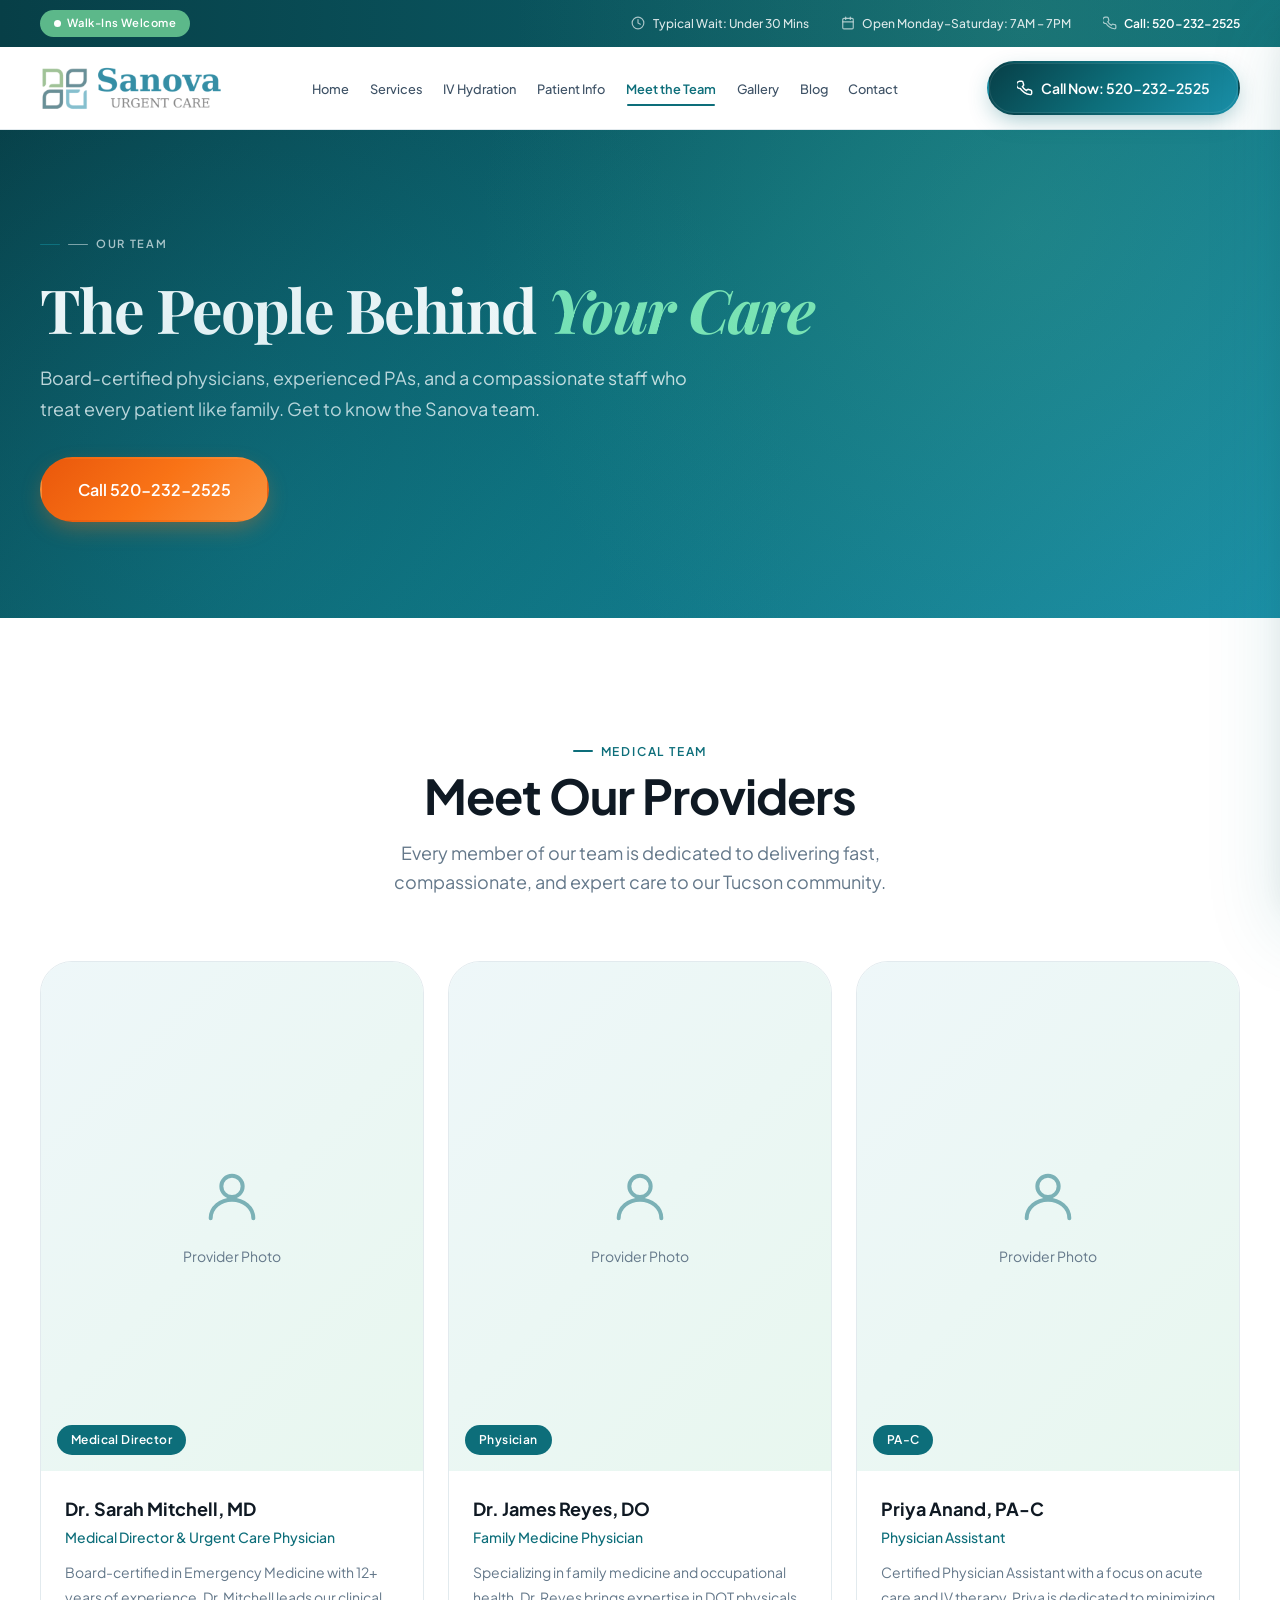
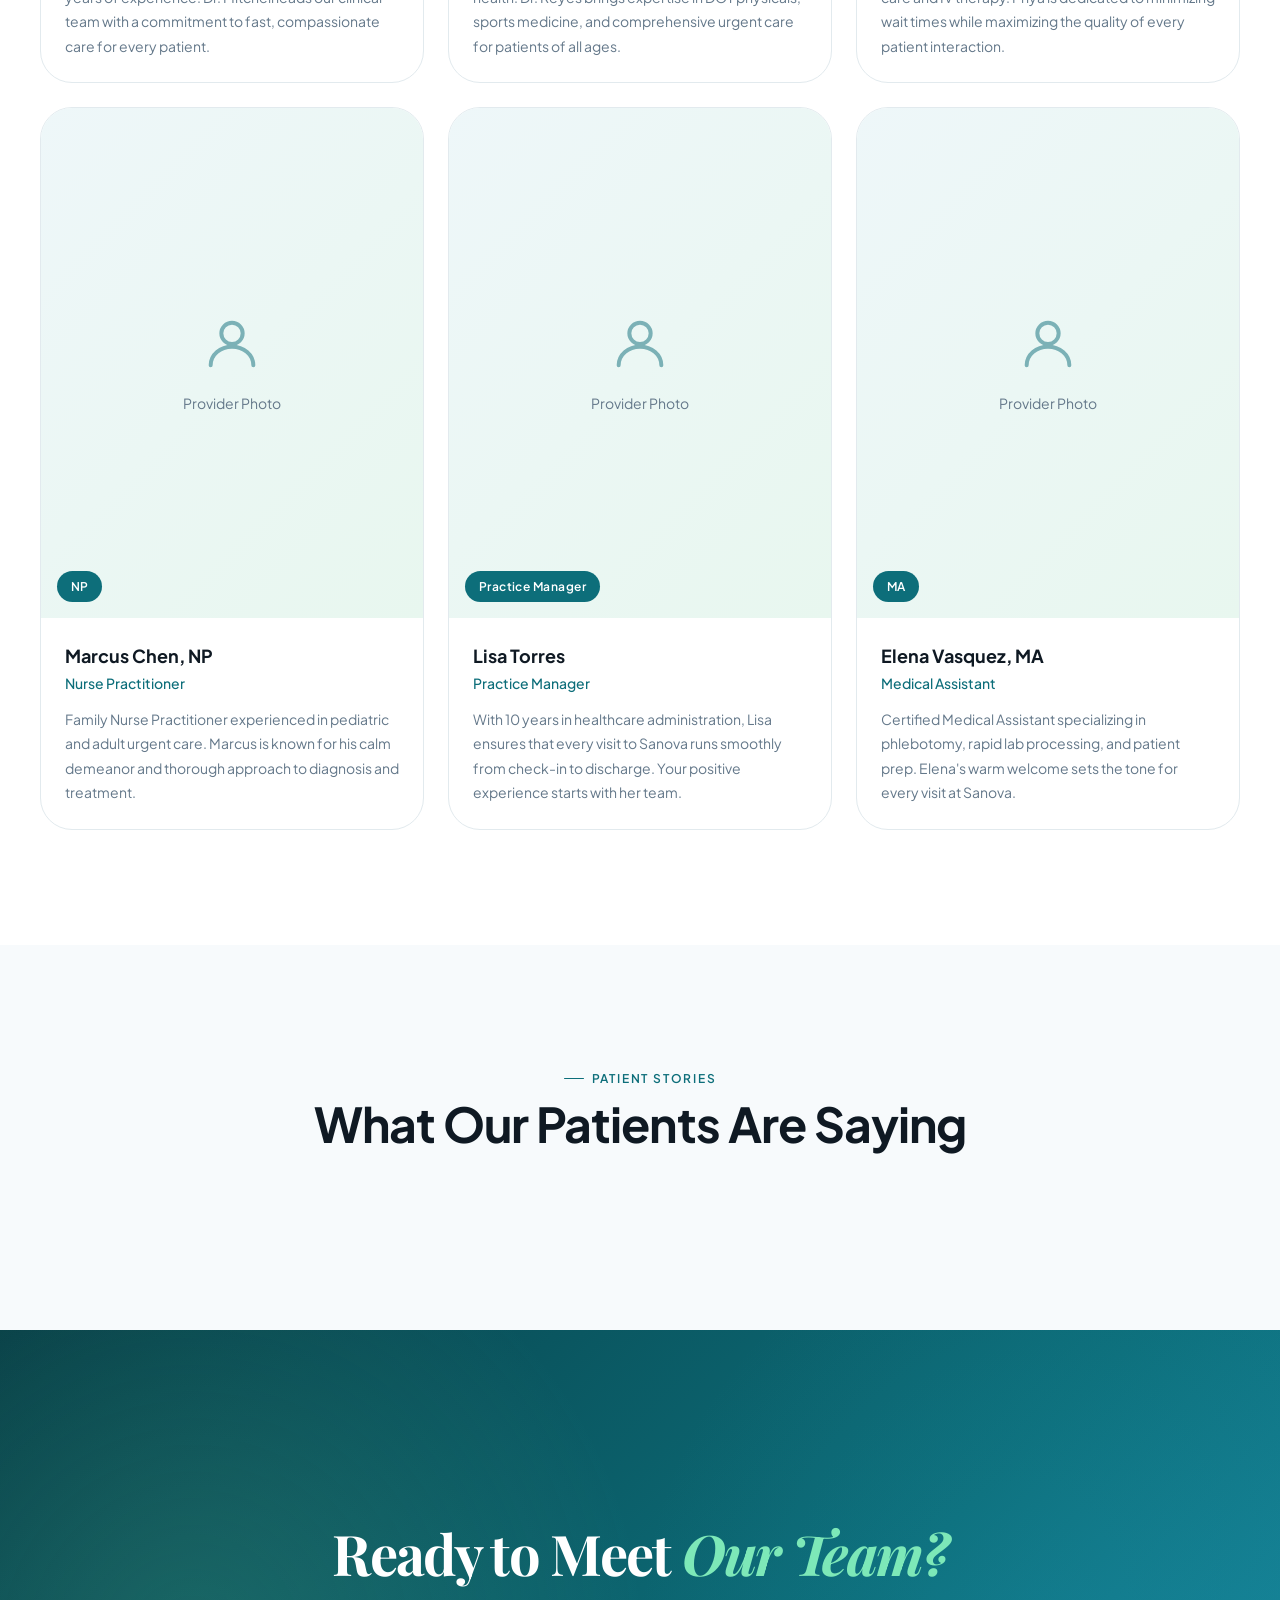
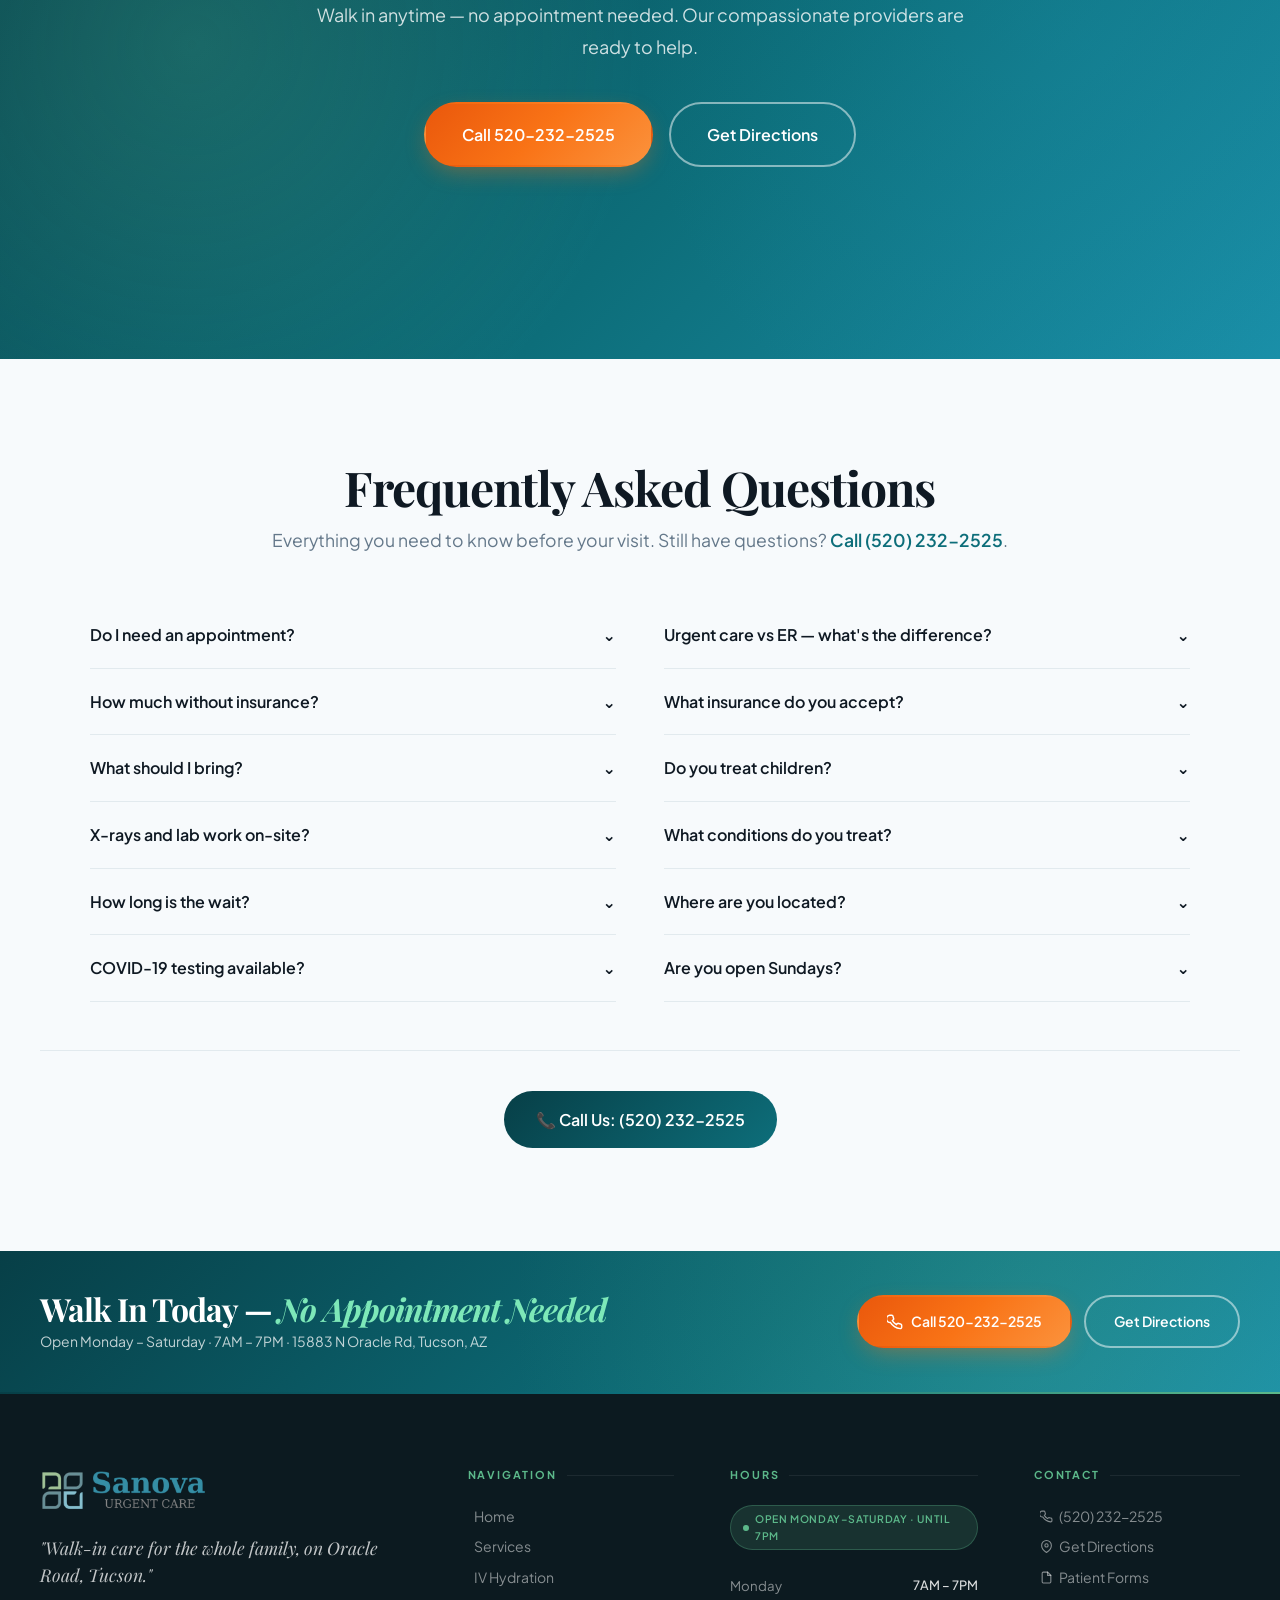
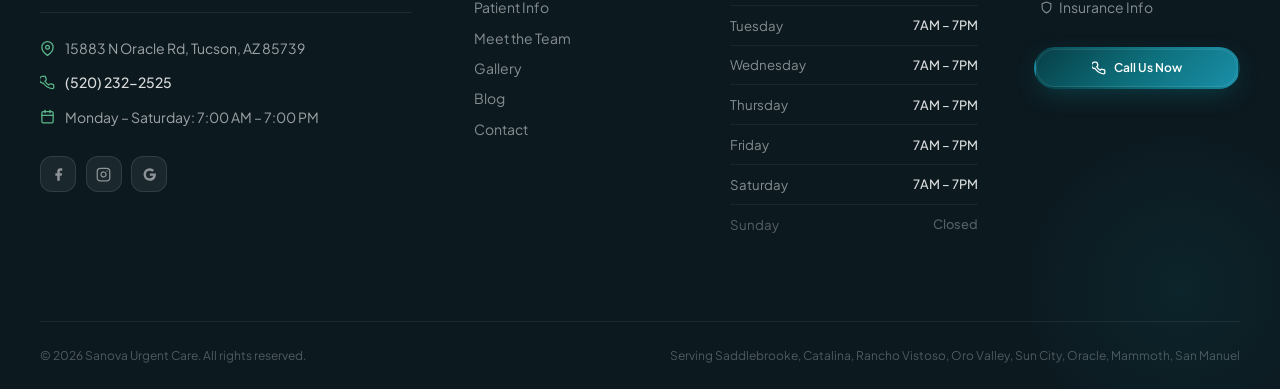
<file: meet-the-team.html>
<!DOCTYPE html>
<html lang="en">
<head>
<meta charset="UTF-8"/><meta name="viewport" content="width=device-width,initial-scale=1.0"/>
<title>Meet the Team | Sanova Urgent Care Providers | Tucson, AZ</title>
<meta name="description" content="Meet the board-certified medical team at Sanova Urgent Care in Tucson. Compassionate, experienced providers ready to care for your whole family."/>
<link rel="preconnect" href="https://fonts.googleapis.com"/><link rel="preconnect" href="https://fonts.gstatic.com" crossorigin/>
<link rel="icon" type="image/png" href="assets/favicon.png" sizes="32x32">
<link rel="icon" type="image/svg+xml" href="assets/favicon.svg">
<link rel="apple-touch-icon" href="assets/favicon.png">
<link rel="stylesheet" href="css/style.css"/>
<!-- Elfsight -->
<script src="https://elfsightcdn.com/platform.js" async></script>
</head>
<body data-page="meet-the-team">
<div data-inc="partials/header.html"></div>
<main>

<section class="page-hero">
  <div class="container">
    <div class="page-hero-grid">
      <div>
        <span class="label" style="color:rgba(255,255,255,.7);margin-bottom:1rem;display:inline-flex;align-items:center;gap:.5rem;font-size:.7rem;letter-spacing:.15em;text-transform:uppercase;"><span style="width:20px;height:1.5px;background:rgba(255,255,255,.5);display:inline-block;border-radius:2px;"></span>Our Team</span>
        <h1 class="page-hero-title">The People Behind <em>Your Care</em></h1>
        <p class="page-hero-desc">Board-certified physicians, experienced PAs, and a compassionate staff who treat every patient like family. Get to know the Sanova team.</p>
        <div style="display:flex;gap:1rem;flex-wrap:wrap;margin-top:2rem;">
          <a href="tel:5202322525" class="btn btn-accent btn-lg">Call 520-232-2525</a>
        </div>
      </div>
    </div>
  </div>
</section>

<!-- TEAM GRID -->
<section class="section" aria-labelledby="teamTitle">
  <div class="container">
    <div class="section-head section-head-center reveal" style="margin-inline:auto;text-align:center;">
      <span class="label" style="justify-content:center;">Medical Team</span>
      <h2 id="teamTitle" class="h2" style="margin-top:.6rem;">Meet Our Providers</h2>
      <p>Every member of our team is dedicated to delivering fast, compassionate, and expert care to our Tucson community.</p>
    </div>
    <div class="grid-3 reveal">
      <div class="team-card">
        <div class="team-photo">
          <div class="team-photo-placeholder">
            <svg viewBox="0 0 24 24" fill="none" stroke="currentColor" stroke-width="1.5" stroke-linecap="round"><circle cx="12" cy="8" r="4"/><path d="M4 20c0-4 3.6-7 8-7s8 3 8 7"/></svg>
            <span>Provider Photo</span>
          </div>
          <div class="team-photo-badge">Medical Director</div>
        </div>
        <div class="team-info">
          <div class="team-name">Dr. Sarah Mitchell, MD</div>
          <div class="team-role">Medical Director &amp; Urgent Care Physician</div>
          <p class="team-bio">Board-certified in Emergency Medicine with 12+ years of experience. Dr. Mitchell leads our clinical team with a commitment to fast, compassionate care for every patient.</p>
        </div>
      </div>
      <div class="team-card">
        <div class="team-photo">
          <div class="team-photo-placeholder">
            <svg viewBox="0 0 24 24" fill="none" stroke="currentColor" stroke-width="1.5" stroke-linecap="round"><circle cx="12" cy="8" r="4"/><path d="M4 20c0-4 3.6-7 8-7s8 3 8 7"/></svg>
            <span>Provider Photo</span>
          </div>
          <div class="team-photo-badge">Physician</div>
        </div>
        <div class="team-info">
          <div class="team-name">Dr. James Reyes, DO</div>
          <div class="team-role">Family Medicine Physician</div>
          <p class="team-bio">Specializing in family medicine and occupational health. Dr. Reyes brings expertise in DOT physicals, sports medicine, and comprehensive urgent care for patients of all ages.</p>
        </div>
      </div>
      <div class="team-card">
        <div class="team-photo">
          <div class="team-photo-placeholder">
            <svg viewBox="0 0 24 24" fill="none" stroke="currentColor" stroke-width="1.5" stroke-linecap="round"><circle cx="12" cy="8" r="4"/><path d="M4 20c0-4 3.6-7 8-7s8 3 8 7"/></svg>
            <span>Provider Photo</span>
          </div>
          <div class="team-photo-badge">PA-C</div>
        </div>
        <div class="team-info">
          <div class="team-name">Priya Anand, PA-C</div>
          <div class="team-role">Physician Assistant</div>
          <p class="team-bio">Certified Physician Assistant with a focus on acute care and IV therapy. Priya is dedicated to minimizing wait times while maximizing the quality of every patient interaction.</p>
        </div>
      </div>
      <div class="team-card">
        <div class="team-photo">
          <div class="team-photo-placeholder">
            <svg viewBox="0 0 24 24" fill="none" stroke="currentColor" stroke-width="1.5" stroke-linecap="round"><circle cx="12" cy="8" r="4"/><path d="M4 20c0-4 3.6-7 8-7s8 3 8 7"/></svg>
            <span>Provider Photo</span>
          </div>
          <div class="team-photo-badge">NP</div>
        </div>
        <div class="team-info">
          <div class="team-name">Marcus Chen, NP</div>
          <div class="team-role">Nurse Practitioner</div>
          <p class="team-bio">Family Nurse Practitioner experienced in pediatric and adult urgent care. Marcus is known for his calm demeanor and thorough approach to diagnosis and treatment.</p>
        </div>
      </div>
      <div class="team-card">
        <div class="team-photo">
          <div class="team-photo-placeholder">
            <svg viewBox="0 0 24 24" fill="none" stroke="currentColor" stroke-width="1.5" stroke-linecap="round"><circle cx="12" cy="8" r="4"/><path d="M4 20c0-4 3.6-7 8-7s8 3 8 7"/></svg>
            <span>Provider Photo</span>
          </div>
          <div class="team-photo-badge">Practice Manager</div>
        </div>
        <div class="team-info">
          <div class="team-name">Lisa Torres</div>
          <div class="team-role">Practice Manager</div>
          <p class="team-bio">With 10 years in healthcare administration, Lisa ensures that every visit to Sanova runs smoothly from check-in to discharge. Your positive experience starts with her team.</p>
        </div>
      </div>
      <div class="team-card">
        <div class="team-photo">
          <div class="team-photo-placeholder">
            <svg viewBox="0 0 24 24" fill="none" stroke="currentColor" stroke-width="1.5" stroke-linecap="round"><circle cx="12" cy="8" r="4"/><path d="M4 20c0-4 3.6-7 8-7s8 3 8 7"/></svg>
            <span>Provider Photo</span>
          </div>
          <div class="team-photo-badge">MA</div>
        </div>
        <div class="team-info">
          <div class="team-name">Elena Vasquez, MA</div>
          <div class="team-role">Medical Assistant</div>
          <p class="team-bio">Certified Medical Assistant specializing in phlebotomy, rapid lab processing, and patient prep. Elena's warm welcome sets the tone for every visit at Sanova.</p>
        </div>
      </div>
    </div>
  </div>
</section>

<!-- REVIEWS -->
<!-- REVIEWS — Google Reviews via Elfsight -->
<section class="section bg-bg" id="reviews" aria-labelledby="revTitle">
  <div class="container">
    <div class="section-head section-head-center reveal" style="margin-inline:auto;text-align:center;">
      <span class="label" style="justify-content:center;">Patient Stories</span>
      <h2 id="revTitle" class="h2" style="margin-top:.6rem;">What Our Patients Are Saying</h2>
    </div>

    <!-- Elfsight Google Reviews Widget -->
    <script src="https://elfsightcdn.com/platform.js" async></script>
    <div class="elfsight-app-5745e59f-fec0-4a77-9e38-93dc2610e8e4" data-elfsight-app-lazy></div>

  </div>
</section>

<section class="section cta-section">
  <div class="container cta-inner section-sm" style="padding-block:clamp(3rem,6vw,5rem);">
    <h2 class="cta-title reveal">Ready to Meet <em>Our Team?</em></h2>
    <p class="cta-sub reveal">Walk in anytime — no appointment needed. Our compassionate providers are ready to help.</p>
    <div class="cta-btns reveal"><a href="tel:5202322525" class="btn btn-accent btn-lg">Call 520-232-2525</a><a href="contact.html" class="btn btn-outline-white btn-lg">Get Directions</a></div>
  </div>
</section>

</main>
<div data-inc="partials/footer.html"></div>
<script src="js/main.js"></script>
</body></html>
</file>
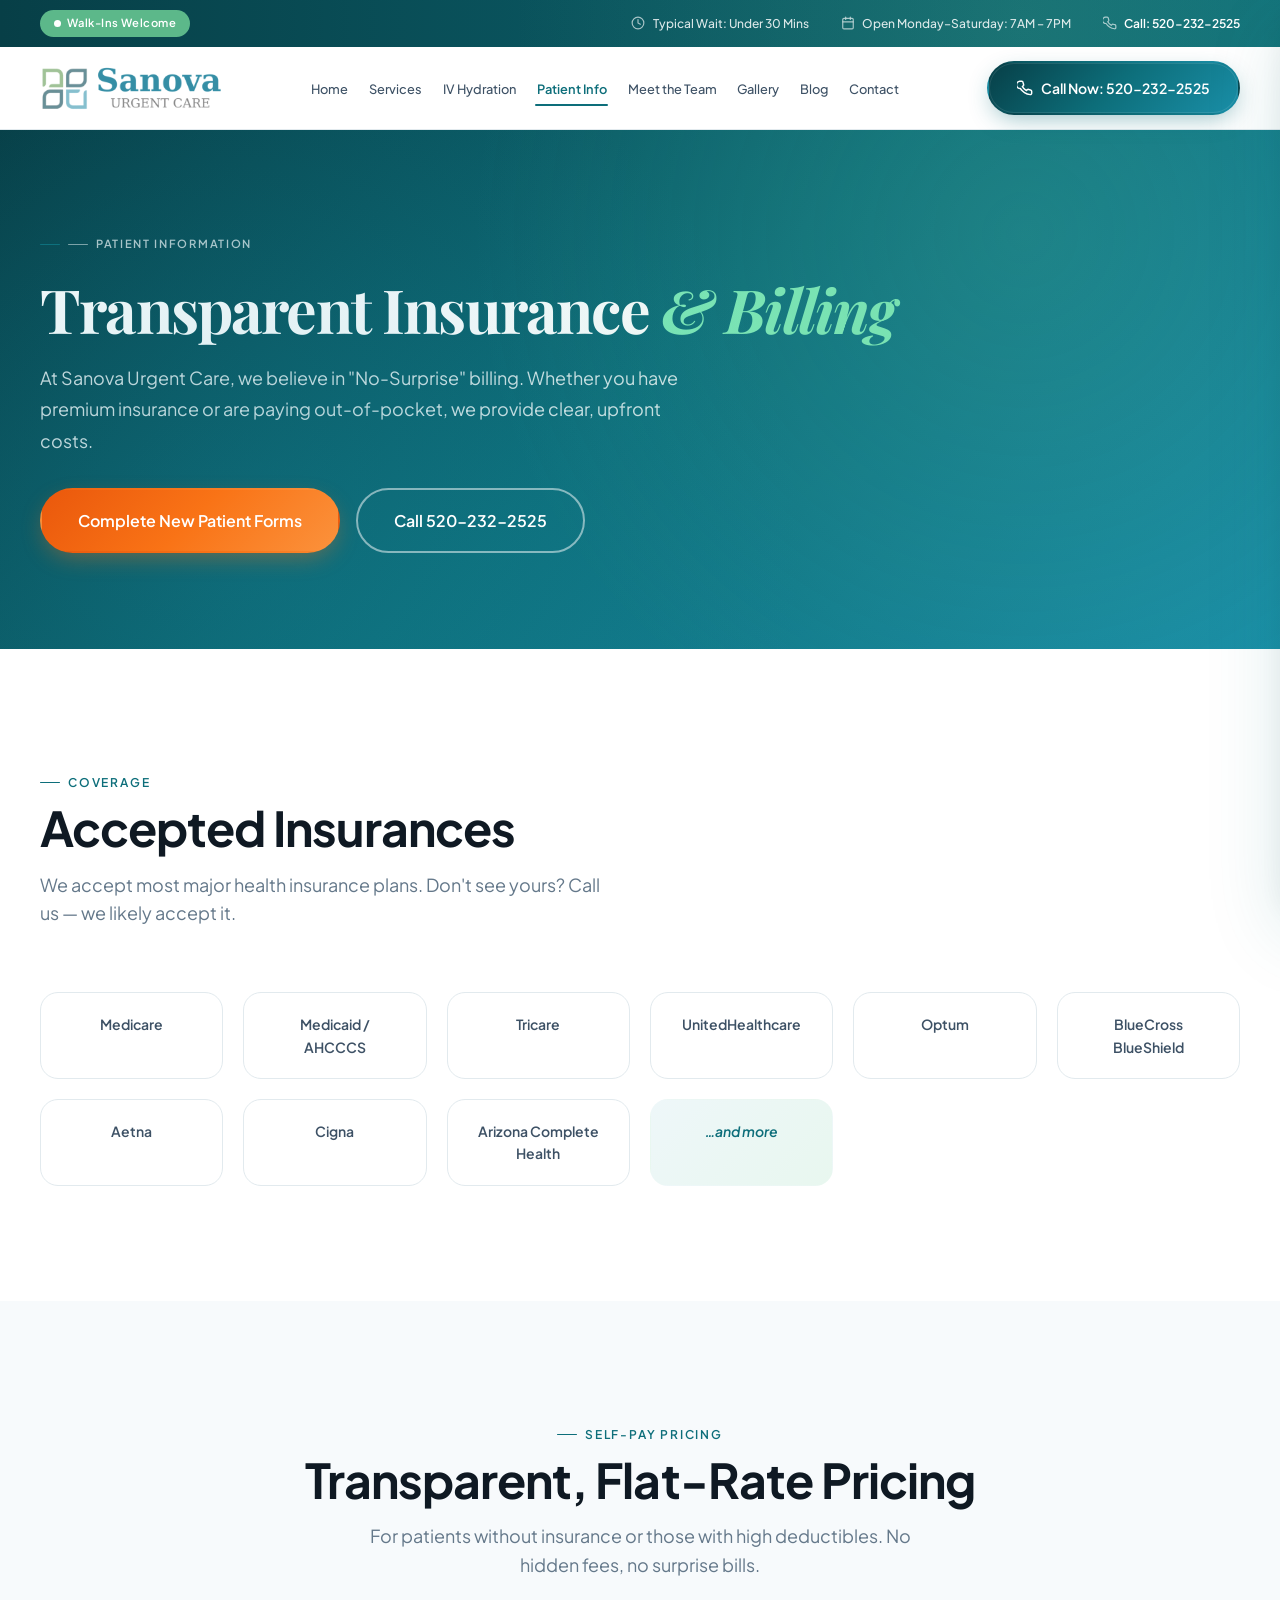
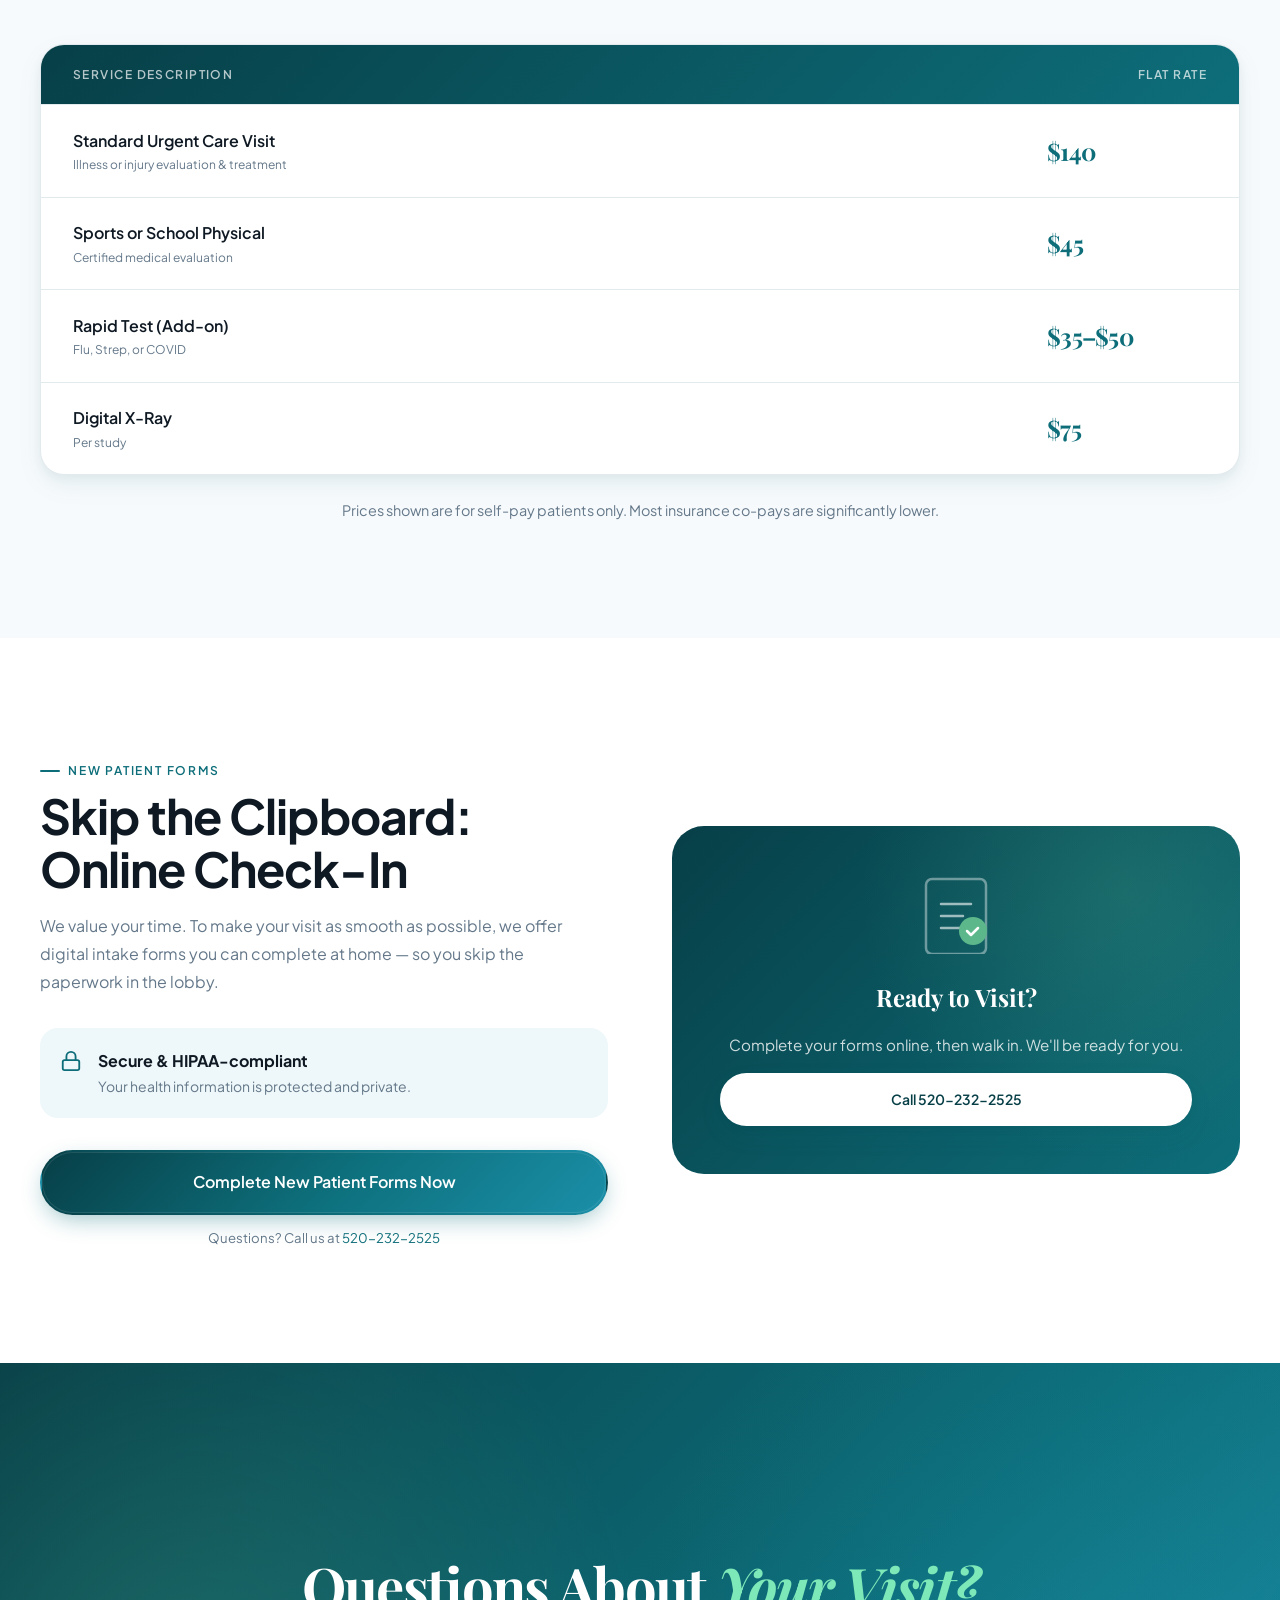
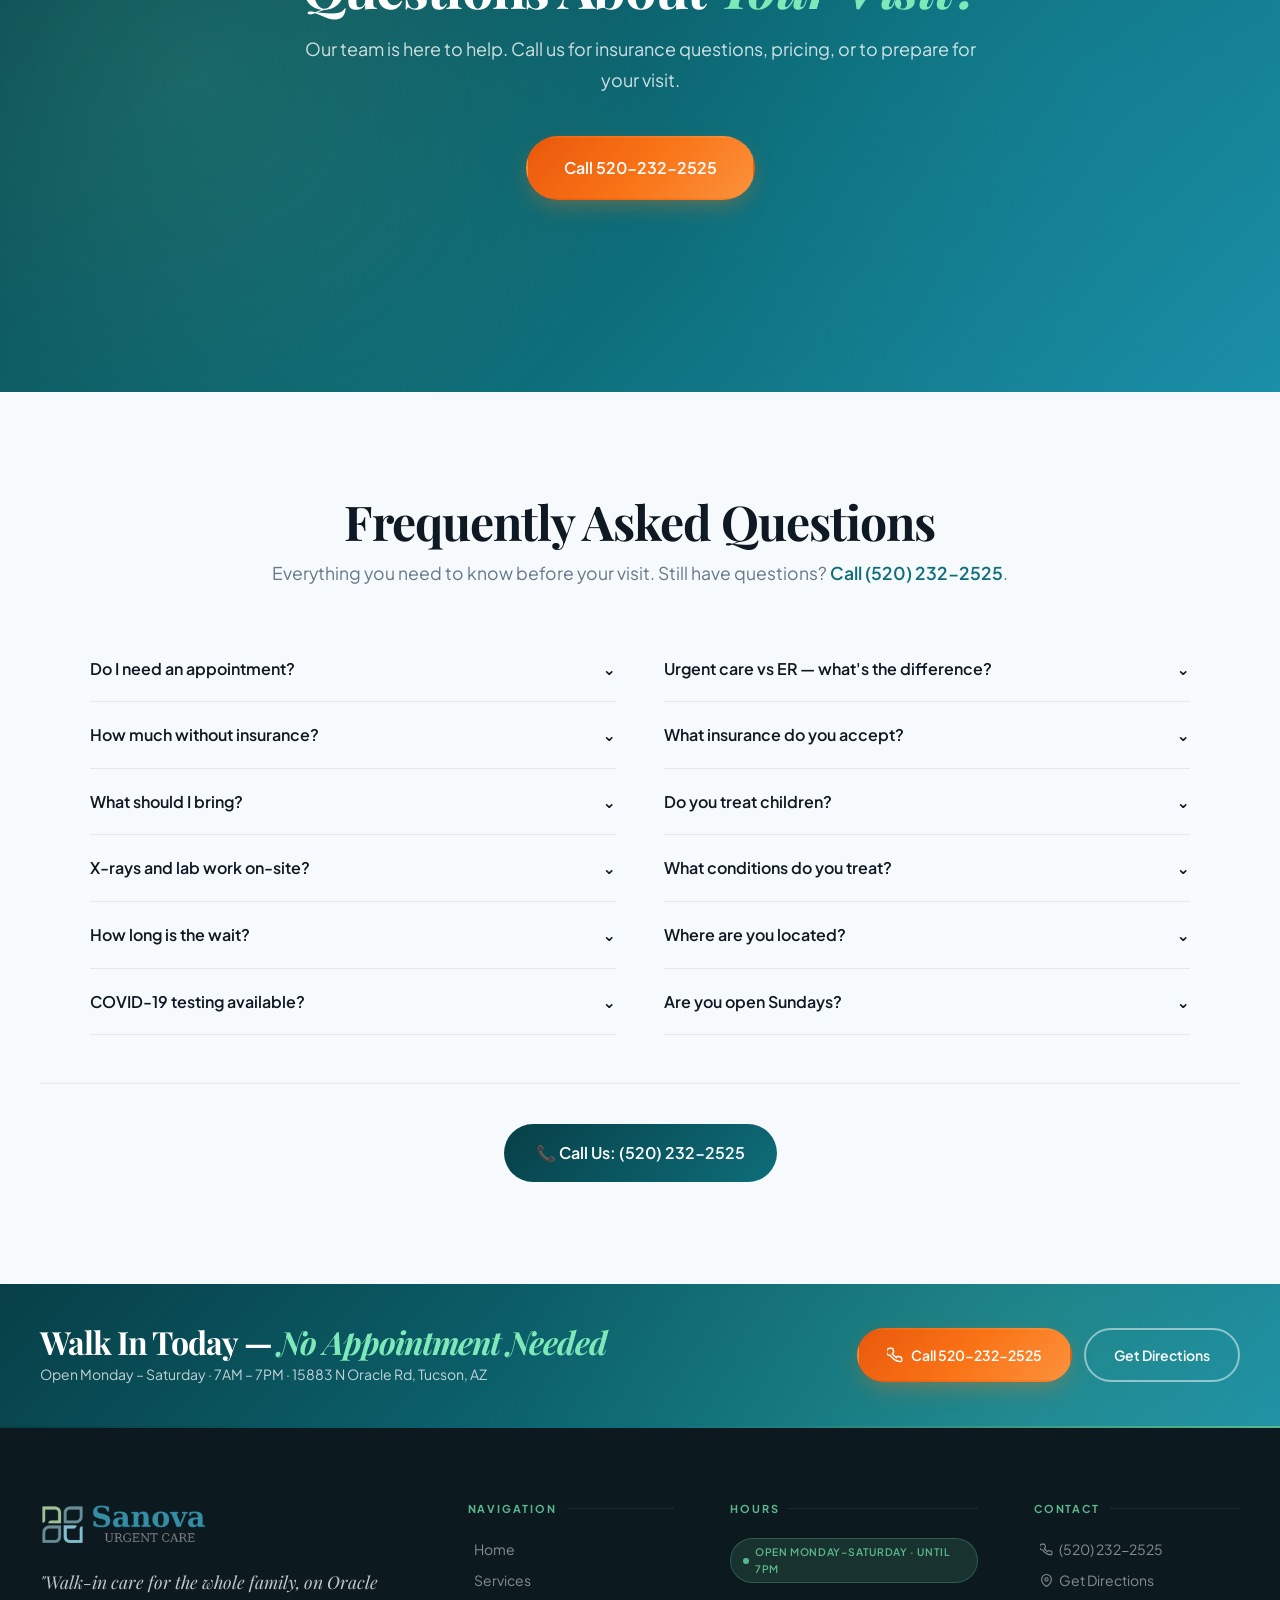
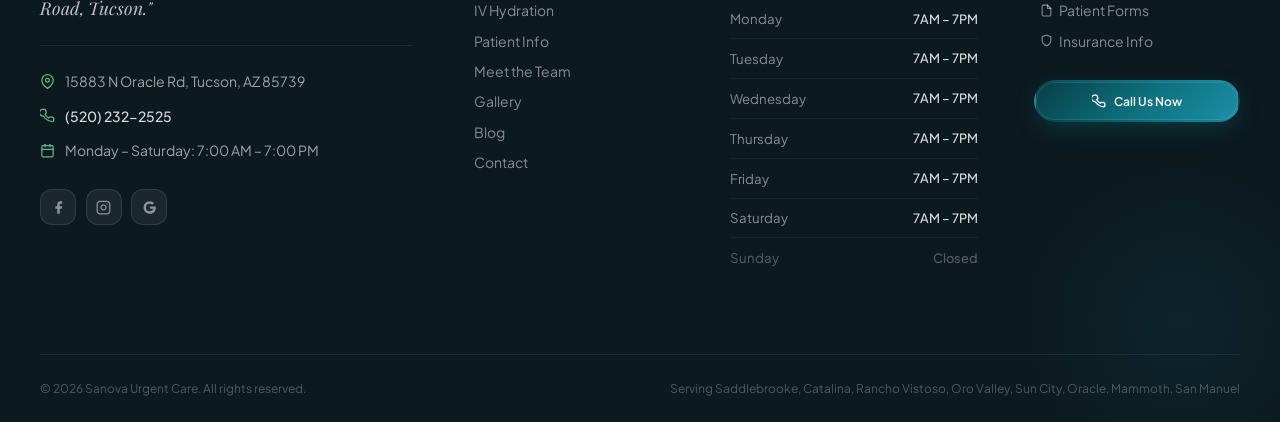
<file: patient-info.html>
<!DOCTYPE html>
<html lang="en">
<head>
<meta charset="UTF-8"/><meta name="viewport" content="width=device-width,initial-scale=1.0"/>
<title>Patient Info | Insurance, Pricing & Forms | Sanova Urgent Care</title>
<meta name="description" content="Access Sanova Urgent Care patient information. View accepted insurance (BCBS, Aetna, AHCCCS), transparent self-pay pricing, and complete new patient forms online."/>
<link rel="preconnect" href="https://fonts.googleapis.com"/><link rel="preconnect" href="https://fonts.gstatic.com" crossorigin/>
<link rel="icon" type="image/png" href="assets/favicon.png" sizes="32x32">
<link rel="icon" type="image/svg+xml" href="assets/favicon.svg">
<link rel="apple-touch-icon" href="assets/favicon.png">
<link rel="stylesheet" href="css/style.css"/>
</head>
<body data-page="patient-info">
<div data-inc="partials/header.html"></div>
<main>

<section class="page-hero">
  <div class="container">
    <div class="page-hero-grid">
      <div>
        <span class="label" style="color:rgba(255,255,255,.7);margin-bottom:1rem;display:inline-flex;align-items:center;gap:.5rem;font-size:.7rem;letter-spacing:.15em;text-transform:uppercase;"><span style="width:20px;height:1.5px;background:rgba(255,255,255,.5);display:inline-block;border-radius:2px;"></span>Patient Information</span>
        <h1 class="page-hero-title">Transparent Insurance <em>&amp; Billing</em></h1>
        <p class="page-hero-desc">At Sanova Urgent Care, we believe in "No-Surprise" billing. Whether you have premium insurance or are paying out-of-pocket, we provide clear, upfront costs.</p>
        <div style="display:flex;gap:1rem;flex-wrap:wrap;margin-top:2rem;">
          <a href="#forms" class="btn btn-accent btn-lg">Complete New Patient Forms</a>
          <a href="tel:5202322525" class="btn btn-outline-white btn-lg">Call 520-232-2525</a>
        </div>
      </div>
    </div>
  </div>
</section>

<!-- INSURANCE -->
<section class="section" id="insurance" aria-labelledby="insTitle">
  <div class="container">
    <div class="section-head reveal">
      <span class="label">Coverage</span>
      <h2 id="insTitle" class="h2" style="margin-top:.6rem;">Accepted Insurances</h2>
      <p>We accept most major health insurance plans. Don't see yours? Call us — we likely accept it.</p>
    </div>
    <div class="grid-4 reveal" style="grid-template-columns:repeat(auto-fit,minmax(160px,1fr));">
      <div class="ins-card">Medicare</div>
      <div class="ins-card">Medicaid / AHCCCS</div>
      <div class="ins-card">Tricare</div>
      <div class="ins-card">UnitedHealthcare</div>
      <div class="ins-card">Optum</div>
      <div class="ins-card">BlueCross BlueShield</div>
      <div class="ins-card">Aetna</div>
      <div class="ins-card">Cigna</div>
      <div class="ins-card">Arizona Complete Health</div>
      <div class="ins-card ins-card-more">…and more</div>
    </div>
  </div>
</section>

<!-- PRICING -->
<section class="section bg-bg" id="pricing" aria-labelledby="priceTitle">
  <div class="container">
    <div class="section-head section-head-center reveal" style="margin-inline:auto;text-align:center;">
      <span class="label" style="justify-content:center;">Self-Pay Pricing</span>
      <h2 id="priceTitle" class="h2" style="margin-top:.6rem;">Transparent, Flat-Rate Pricing</h2>
      <p>For patients without insurance or those with high deductibles. No hidden fees, no surprise bills.</p>
    </div>
    <div class="pricing-table reveal">
      <div class="pricing-head"><span>Service Description</span><span style="text-align:right;">Flat Rate</span></div>
      <div class="pricing-row"><div><div class="pricing-name">Standard Urgent Care Visit</div><div class="pricing-sub">Illness or injury evaluation &amp; treatment</div></div><div class="pricing-price">$140</div></div>
      <div class="pricing-row"><div><div class="pricing-name">Sports or School Physical</div><div class="pricing-sub">Certified medical evaluation</div></div><div class="pricing-price">$45</div></div>
      <div class="pricing-row"><div><div class="pricing-name">Rapid Test (Add-on)</div><div class="pricing-sub">Flu, Strep, or COVID</div></div><div class="pricing-price">$35–$50</div></div>
      <div class="pricing-row"><div><div class="pricing-name">Digital X-Ray</div><div class="pricing-sub">Per study</div></div><div class="pricing-price">$75</div></div>
    </div>
    <p style="text-align:center;color:var(--c-muted);font-size:.9rem;margin-top:1.5rem;" class="reveal">Prices shown are for self-pay patients only. Most insurance co-pays are significantly lower.</p>
  </div>
</section>

<!-- FORMS -->
<section class="section" id="forms" aria-labelledby="formTitle">
  <div class="container">
    <div class="split-grid">
      <div class="reveal">
        <span class="label">New Patient Forms</span>
        <h2 id="formTitle" class="h2" style="margin-top:.6rem;">Skip the Clipboard: Online Check-In</h2>
        <p style="margin-top:1rem;color:var(--c-muted);line-height:var(--lh-loose);">We value your time. To make your visit as smooth as possible, we offer digital intake forms you can complete at home — so you skip the paperwork in the lobby.</p>
        <div style="display:grid;gap:1rem;margin-top:2rem;">
          <div style="display:flex;gap:1rem;align-items:flex-start;padding:1.25rem;background:var(--c-teal-pale);border-radius:var(--r-lg);"><svg viewBox="0 0 24 24" fill="none" stroke="var(--c-teal)" stroke-width="2" stroke-linecap="round" style="width:22px;height:22px;flex-shrink:0;margin-top:2px;"><rect x="3" y="11" width="18" height="11" rx="2"/><path d="M7 11V7a5 5 0 0110 0v4"/></svg><div><strong style="color:var(--c-ink);">Secure &amp; HIPAA-compliant</strong><p style="font-size:.875rem;color:var(--c-muted);margin-top:2px;">Your health information is protected and private.</p></div></div>
        </div>
        <a href="tel:5202322525" class="btn btn-primary btn-lg" style="margin-top:2rem;width:100%;justify-content:center;">Complete New Patient Forms Now</a>
        <p style="font-size:.825rem;color:var(--c-muted);text-align:center;margin-top:.75rem;">Questions? Call us at <a href="tel:5202322525" style="color:var(--c-teal);">520-232-2525</a></p>
      </div>
      <div class="reveal reveal-d1">
        <div style="background:linear-gradient(135deg,var(--c-teal-dark),var(--c-teal));border-radius:var(--r-2xl);padding:3rem;text-align:center;position:relative;overflow:hidden;">
          <div style="position:absolute;inset:0;background:radial-gradient(circle at 80% 20%,rgba(92,184,138,.2),transparent 50%);"></div>
          <div style="position:relative;">
            <svg viewBox="0 0 80 80" fill="none" xmlns="http://www.w3.org/2000/svg" style="width:80px;height:80px;margin:0 auto 1.5rem;">
              <rect x="10" y="5" width="60" height="75" rx="6" stroke="rgba(255,255,255,.4)" stroke-width="2.5"/>
              <path d="M25 30h30M25 42h22M25 54h28" stroke="rgba(255,255,255,.6)" stroke-width="2.5" stroke-linecap="round"/>
              <circle cx="57" cy="57" r="14" fill="#5cb88a"/>
              <path d="M51 57l4 4 7-7" stroke="#fff" stroke-width="2.5" stroke-linecap="round" stroke-linejoin="round"/>
            </svg>
            <div style="color:#fff;font-size:1.5rem;font-weight:700;font-family:var(--ff-serif);">Ready to Visit?</div>
            <p style="color:rgba(255,255,255,.8);margin:1rem 0;font-size:.95rem;">Complete your forms online, then walk in. We'll be ready for you.</p>
            <a href="tel:5202322525" class="btn btn-white" style="width:100%;justify-content:center;">Call 520-232-2525</a>
          </div>
        </div>
      </div>
    </div>
  </div>
</section>

<section class="section cta-section">
  <div class="container cta-inner section-sm" style="padding-block:clamp(3rem,6vw,5rem);">
    <h2 class="cta-title reveal">Questions About <em>Your Visit?</em></h2>
    <p class="cta-sub reveal">Our team is here to help. Call us for insurance questions, pricing, or to prepare for your visit.</p>
    <div class="cta-btns reveal"><a href="tel:5202322525" class="btn btn-accent btn-lg">Call 520-232-2525</a></div>
  </div>
</section>

</main>
<div data-inc="partials/footer.html"></div>
<script src="js/main.js"></script>
</body></html>
</file>
<file: css/style.css>
/* =========================================================
   SANOVA URGENT CARE — Design System
   Single source of truth. Clean, modern, premium.
   ========================================================= */

/* ---------- Google Fonts ---------- */
@import url('https://fonts.googleapis.com/css2?family=Plus+Jakarta+Sans:ital,wght@0,300;0,400;0,500;0,600;0,700;0,800;1,400;1,500&family=Playfair+Display:ital,wght@0,500;0,600;0,700;1,500;1,600&display=swap');

/* ---------- Tokens ---------- */
:root {
  --c-teal:       #0d6e7a;
  --c-teal-dark:  #073f47;
  --c-teal-mid:   #1a8fa8;
  --c-teal-light: #d4eef2;
  --c-teal-pale:  #eef7f9;
  --c-green:      #5cb88a;
  --c-green-pale: #e8f7ef;
  --c-orange:     #f97316;
  --c-amber:      #f59e0b;
  --c-red-soft:   #fef2f2;
  --c-red:        #dc2626;

  --c-ink:        #0f1923;
  --c-ink-2:      #1e2d3a;
  --c-ink-3:      #3d5165;
  --c-muted:      #64788a;
  --c-border:     #e2eaee;
  --c-bg:         #f7fafc;
  --c-white:      #ffffff;

  --ff-sans:    'Plus Jakarta Sans', system-ui, sans-serif;
  --ff-serif:   'Playfair Display', Georgia, serif;

  --fw-normal:  400;
  --fw-medium:  500;
  --fw-semi:    600;
  --fw-bold:    700;
  --fw-xbold:   800;

  --fs-xs:   0.75rem;
  --fs-sm:   0.875rem;
  --fs-base: 1rem;
  --fs-lg:   1.125rem;
  --fs-xl:   1.25rem;
  --fs-2xl:  1.5rem;
  --fs-3xl:  1.875rem;
  --fs-4xl:  2.25rem;
  --fs-5xl:  3rem;
  --fs-6xl:  3.75rem;
  --fs-7xl:  clamp(2.8rem, 6vw, 5.5rem);

  --lh-tight:  1.1;
  --lh-snug:   1.3;
  --lh-normal: 1.6;
  --lh-loose:  1.75;

  --ls-tight: -0.03em;
  --ls-snug:  -0.02em;
  --ls-wide:  0.08em;
  --ls-wider: 0.15em;

  --r-sm:   6px;
  --r-md:   12px;
  --r-lg:   18px;
  --r-xl:   24px;
  --r-2xl:  32px;
  --r-full: 9999px;

  --sh-xs: 0 1px 3px rgba(0,0,0,.06), 0 1px 2px rgba(0,0,0,.04);
  --sh-sm: 0 4px 6px rgba(0,0,0,.05), 0 2px 4px rgba(0,0,0,.04);
  --sh-md: 0 10px 25px rgba(13,110,122,.08), 0 4px 10px rgba(0,0,0,.04);
  --sh-lg: 0 20px 50px rgba(13,110,122,.10), 0 8px 20px rgba(0,0,0,.05);
  --sh-xl: 0 32px 72px rgba(13,110,122,.14), 0 12px 28px rgba(0,0,0,.06);

  --ease:       cubic-bezier(.25,.46,.45,.94);
  --ease-out:   cubic-bezier(.16,1,.3,1);
  --ease-spring:cubic-bezier(.34,1.56,.64,1);
  --dur-fast:   180ms;
  --dur-med:    320ms;
  --dur-slow:   600ms;

  --max-w: 1280px;
  --px: clamp(1.25rem, 4vw, 2.5rem);
}

/* ---------- Reset ---------- */
*, *::before, *::after { box-sizing: border-box; margin: 0; padding: 0; }
html { scroll-behavior: smooth; scroll-padding-top: 90px; }
body {
  font-family: var(--ff-sans);
  font-size: var(--fs-base);
  line-height: var(--lh-normal);
  color: var(--c-ink-3);
  background: var(--c-white);
  -webkit-font-smoothing: antialiased;
  overflow-x: hidden;
}
img, svg, video { display: block; max-width: 100%; }
button { font: inherit; background: none; border: none; cursor: pointer; }
a { color: inherit; text-decoration: none; }
input, textarea, select { font: inherit; }
ul, ol { list-style: none; }
h1,h2,h3,h4,h5,h6 { color: var(--c-ink); line-height: var(--lh-tight); }
p { line-height: var(--lh-normal); }
::selection { background: var(--c-teal); color: #fff; }

/* ---------- Scrollbar ---------- */
::-webkit-scrollbar { width: 8px; }
::-webkit-scrollbar-track { background: var(--c-bg); }
::-webkit-scrollbar-thumb { background: var(--c-teal-mid); border-radius: 4px; border: 2px solid var(--c-bg); }
::-webkit-scrollbar-thumb:hover { background: var(--c-teal); }

/* ---------- Focus ---------- */
*:focus-visible { outline: 2px solid var(--c-teal-mid); outline-offset: 3px; border-radius: 4px; }

/* ---------- Layout ---------- */
.container { width: 100%; max-width: var(--max-w); margin-inline: auto; padding-inline: var(--px); }

/* ---------- Typography ---------- */
.t-serif { font-family: var(--ff-serif); }
.label {
  font-size: var(--fs-xs);
  font-weight: var(--fw-semi);
  letter-spacing: var(--ls-wider);
  text-transform: uppercase;
  color: var(--c-teal);
  display: inline-flex;
  align-items: center;
  gap: .5rem;
}
.label::before { content: ''; width: 20px; height: 1.5px; background: var(--c-teal); border-radius: 2px; }

/* ---------- Buttons ---------- */
.btn {
  display: inline-flex;
  align-items: center;
  gap: .5rem;
  padding: .85rem 1.75rem;
  font-family: var(--ff-sans);
  font-size: var(--fs-sm);
  font-weight: var(--fw-semi);
  border-radius: var(--r-full);
  border: 2px solid transparent;
  cursor: pointer;
  white-space: nowrap;
  transition: all var(--dur-med) var(--ease-out);
  user-select: none;
  position: relative;
  overflow: hidden;
}
.btn::after {
  content: '';
  position: absolute;
  inset: 0;
  background: rgba(255,255,255,0.12);
  opacity: 0;
  transition: opacity var(--dur-fast);
}
.btn:hover::after { opacity: 1; }
.btn:hover { transform: translateY(-2px); }
.btn:active { transform: translateY(0); }
.btn svg { width: 16px; height: 16px; flex-shrink: 0; }

.btn-primary {
  background: linear-gradient(135deg, var(--c-teal-dark), var(--c-teal), var(--c-teal-mid));
  color: #fff;
  box-shadow: 0 8px 24px -6px rgba(13,110,122,.45), 0 0 0 1px rgba(255,255,255,.1) inset;
}
.btn-primary:hover { box-shadow: 0 14px 32px -6px rgba(13,110,122,.55), 0 0 0 1px rgba(255,255,255,.12) inset; }

.btn-accent {
  background: linear-gradient(135deg, #ea580c, var(--c-orange), #fb923c);
  color: #fff;
  box-shadow: 0 8px 24px -6px rgba(249,115,22,.45);
}
.btn-accent:hover { box-shadow: 0 14px 32px -6px rgba(249,115,22,.55); }

.btn-outline {
  background: transparent;
  color: var(--c-teal);
  border-color: var(--c-teal);
}
.btn-outline:hover { background: var(--c-teal); color: #fff; }

.btn-outline-white {
  background: transparent;
  color: #fff;
  border-color: rgba(255,255,255,.5);
}
.btn-outline-white:hover { background: #fff; color: var(--c-teal-dark); border-color: #fff; }

.btn-white {
  background: #fff;
  color: var(--c-teal-dark);
  box-shadow: var(--sh-md);
}
.btn-white:hover { background: var(--c-teal-pale); box-shadow: var(--sh-lg); }

.btn-lg { padding: 1.1rem 2.25rem; font-size: var(--fs-base); }
.btn-sm { padding: .6rem 1.25rem; font-size: var(--fs-xs); }

/* ---------- Reveal animation ---------- */
html.js-on .reveal {
  opacity: 0;
  transform: translateY(32px);
  transition: opacity 800ms var(--ease-out), transform 800ms var(--ease-out);
}
html.js-on .reveal.visible { opacity: 1; transform: none; }
.reveal-d1.visible { transition-delay: 100ms; }
.reveal-d2.visible { transition-delay: 200ms; }
.reveal-d3.visible { transition-delay: 300ms; }
.reveal-d4.visible { transition-delay: 400ms; }
@media (prefers-reduced-motion: reduce) {
  html.js-on .reveal { opacity: 1; transform: none; transition: none; }
}

/* ---------- Section Spacing ---------- */
.section { padding-block: clamp(5rem, 9vw, 8rem); }
.section-sm { padding-block: clamp(3rem, 6vw, 5rem); }
.section-head { max-width: 700px; margin-bottom: clamp(3rem, 5vw, 4.5rem); }
.section-head .h2 { margin-top: .75rem; }
.section-head p { margin-top: 1rem; max-width: 580px; color: var(--c-muted); font-size: var(--fs-lg); }
.section-head-center { text-align: center; margin-inline: auto; }
.section-head-center p { margin-inline: auto; }

/* ---------- Typography helpers ---------- */
.h1 { font-size: var(--fs-7xl); font-weight: var(--fw-bold); letter-spacing: var(--ls-tight); line-height: var(--lh-tight); }
.h2 { font-size: clamp(2rem, 4vw, 3rem); font-weight: var(--fw-bold); letter-spacing: var(--ls-snug); }
.h3 { font-size: var(--fs-2xl); font-weight: var(--fw-bold); letter-spacing: var(--ls-snug); }
.h4 { font-size: var(--fs-xl); font-weight: var(--fw-semi); }
.text-gradient {
  background: linear-gradient(135deg, var(--c-teal-dark), var(--c-teal-mid), var(--c-green));
  -webkit-background-clip: text; background-clip: text;
  -webkit-text-fill-color: transparent;
}
.text-muted { color: var(--c-muted); }
.text-white { color: #fff; }

/* ---------- Card base ---------- */
.card {
  background: #fff;
  border: 1px solid var(--c-border);
  border-radius: var(--r-xl);
  padding: 2rem;
  transition: transform var(--dur-med) var(--ease-out), box-shadow var(--dur-med) var(--ease-out), border-color var(--dur-med);
}
.card:hover { transform: translateY(-6px); box-shadow: var(--sh-lg); border-color: var(--c-teal-light); }

/* ---------- Grid helpers ---------- */
.grid-2 { display: grid; grid-template-columns: repeat(2, 1fr); gap: 1.5rem; }
.grid-3 { display: grid; grid-template-columns: repeat(3, 1fr); gap: 1.5rem; }
.grid-4 { display: grid; grid-template-columns: repeat(4, 1fr); gap: 1.25rem; }
@media (max-width: 1024px) { .grid-4 { grid-template-columns: repeat(2, 1fr); } }
@media (max-width: 768px) {
  .grid-2, .grid-3, .grid-4 { grid-template-columns: 1fr; }
}

/* ---------- Utilities ---------- */
.bg-white { background: #fff; }
.bg-pale { background: var(--c-teal-pale); }
.bg-bg { background: var(--c-bg); }
.bg-dark { background: var(--c-ink-2); }
.bg-teal { background: linear-gradient(135deg, var(--c-teal-dark) 0%, var(--c-teal) 60%, var(--c-teal-mid) 100%); }

/* =========================================================
   UTILITY BAR
   ========================================================= */
.util-bar {
  background: linear-gradient(90deg, var(--c-teal-dark), var(--c-teal));
  color: rgba(255,255,255,.85);
  font-size: var(--fs-xs);
  font-weight: var(--fw-medium);
  padding: .6rem 0;
  position: relative;
  overflow: hidden;
}
.util-bar::before {
  content: '';
  position: absolute;
  inset: 0;
  background: radial-gradient(circle at 80% 50%, rgba(95,184,138,.18), transparent 50%);
}
.util-bar-inner {
  display: flex;
  align-items: center;
  justify-content: space-between;
  gap: 1rem;
  position: relative;
}
.util-badge {
  display: inline-flex;
  align-items: center;
  gap: .4rem;
  background: var(--c-green);
  color: #fff;
  font-weight: var(--fw-semi);
  padding: .3rem .85rem;
  border-radius: var(--r-full);
  font-size: .7rem;
  letter-spacing: .04em;
}
.util-dot { width: 7px; height: 7px; background: #fff; border-radius: 50%; animation: pulse 2s ease-in-out infinite; }
.util-list { display: flex; align-items: center; gap: 2rem; }
.util-list li { display: flex; align-items: center; gap: .45rem; }
.util-list svg { width: 14px; height: 14px; opacity: .75; }
.util-phone a { color: #fff; font-weight: var(--fw-semi); }

/* =========================================================
   HEADER
   ========================================================= */
.site-header {
  position: sticky;
  top: 0;
  z-index: 100;
  background: rgba(255,255,255,.92);
  backdrop-filter: blur(20px) saturate(180%);
  -webkit-backdrop-filter: blur(20px) saturate(180%);
  border-bottom: 1px solid var(--c-border);
  transition: box-shadow var(--dur-med);
}
.site-header.scrolled { box-shadow: var(--sh-md); }
.header-inner {
  display: flex;
  align-items: center;
  justify-content: space-between;
  gap: 1rem;
  padding-block: .9rem;
}

/* Logo */
.logo { display: flex; align-items: center; gap: .6rem; flex-shrink: 0; text-decoration: none; }
.logo-mark {
  width: 38px; height: 38px; flex-shrink: 0;
  background: linear-gradient(135deg, var(--c-teal-dark), var(--c-teal-mid));
  border-radius: 10px;
  display: grid; place-items: center;
  box-shadow: 0 4px 12px -3px rgba(13,110,122,.4);
  transition: transform var(--dur-med) var(--ease-spring);
}
.logo:hover .logo-mark { transform: rotate(-8deg) scale(1.05); }
.logo-mark svg { width: 20px; height: 20px; color: #fff; }
.logo-img { height: 46px; width: auto; object-fit: contain; flex-shrink: 0; }
.logo-text { line-height: 1; }
.logo-name { font-size: 1.1rem; font-weight: var(--fw-bold); color: var(--c-ink); letter-spacing: var(--ls-snug); white-space: nowrap; }
.logo-sub { font-size: .58rem; font-weight: var(--fw-semi); letter-spacing: .18em; text-transform: uppercase; color: var(--c-teal); margin-top: 2px; }

/* Nav */
.nav-list { display: flex; align-items: center; gap: 0; flex-wrap: nowrap; }
.nav-link {
  font-size: .8rem;
  font-weight: var(--fw-medium);
  color: var(--c-ink-3);
  padding: .5rem .65rem;
  border-radius: var(--r-md);
  transition: all var(--dur-fast);
  position: relative;
  white-space: nowrap;
}
.nav-link:hover { color: var(--c-teal); background: var(--c-teal-pale); }
.nav-link.active { color: var(--c-teal); font-weight: var(--fw-semi); }
.nav-link.active::after {
  content: '';
  position: absolute;
  bottom: -1px;
  left: 10%; right: 10%;
  height: 2px;
  background: var(--c-teal);
  border-radius: 2px;
}

/* Burger */
.burger { display: none; width: 40px; height: 40px; flex-direction: column; justify-content: center; align-items: center; gap: 5px; border-radius: var(--r-md); transition: background var(--dur-fast); }
.burger:hover { background: var(--c-teal-pale); }
.burger span { display: block; width: 22px; height: 2px; background: var(--c-ink); border-radius: 2px; transition: all var(--dur-med) var(--ease-out); }
.burger.open span:nth-child(1) { transform: translateY(7px) rotate(45deg); }
.burger.open span:nth-child(2) { opacity: 0; transform: scaleX(0); }
.burger.open span:nth-child(3) { transform: translateY(-7px) rotate(-45deg); }

/* Drawer */
.drawer {
  position: fixed; inset: 0; z-index: 200;
  display: flex;
  pointer-events: none;
}
.drawer.open { pointer-events: auto; }
.drawer-overlay {
  position: absolute; inset: 0;
  background: rgba(7,63,71,.45);
  backdrop-filter: blur(4px);
  opacity: 0; transition: opacity var(--dur-med);
}
.drawer.open .drawer-overlay { opacity: 1; }
.drawer-panel {
  position: relative; margin-left: auto;
  width: min(320px, 90vw);
  height: 100%;
  background: #fff;
  box-shadow: var(--sh-xl);
  transform: translateX(100%);
  transition: transform var(--dur-med) var(--ease-out);
  display: flex; flex-direction: column;
  overflow-y: auto;
}
.drawer.open .drawer-panel { transform: translateX(0); }
.drawer-head {
  display: flex; align-items: center; justify-content: space-between;
  padding: 1.25rem 1.5rem;
  border-bottom: 1px solid var(--c-border);
}
.drawer-close { width: 36px; height: 36px; display: grid; place-items: center; border-radius: 50%; background: var(--c-bg); color: var(--c-ink-3); transition: background var(--dur-fast); }
.drawer-close:hover { background: var(--c-teal-light); color: var(--c-teal); }
.drawer-nav { padding: 1rem; flex: 1; }
.drawer-link { display: block; padding: .85rem 1rem; border-radius: var(--r-md); font-weight: var(--fw-medium); color: var(--c-ink-3); transition: all var(--dur-fast); }
.drawer-link:hover { color: var(--c-teal); background: var(--c-teal-pale); }
.drawer-link.active { color: var(--c-teal); background: var(--c-teal-pale); font-weight: var(--fw-semi); }
.drawer-foot { padding: 1.25rem 1.5rem; border-top: 1px solid var(--c-border); display: grid; gap: .75rem; }

/* =========================================================
   HERO
   ========================================================= */
.hero {
  position: relative;
  min-height: clamp(560px, 80vh, 820px);
  display: flex; align-items: center;
  overflow: hidden;
  isolation: isolate;
}
.hero-bg {
  position: absolute; inset: 0; z-index: -1;
}
.hero-img {
  position: absolute; inset: 0;
  background: url('../assets/bg.webp') center/cover no-repeat;
  filter: saturate(1.1);
  transform: scale(1.05);
  animation: heroKen 20s ease-out infinite alternate;
}
@keyframes heroKen { to { transform: scale(1.12); } }
.hero-overlay {
  position: absolute; inset: 0;
  background: linear-gradient(160deg,
    rgba(7,63,71,.88) 0%,
    rgba(10,74,82,.80) 40%,
    rgba(13,110,122,.68) 100%);
}
.hero-overlay::after {
  content: '';
  position: absolute; inset: 0;
  background: radial-gradient(ellipse at 30% 60%, rgba(95,184,138,.15), transparent 55%);
}
.hero-inner {
  position: relative;
  padding-block: clamp(4rem, 9vw, 6rem);
  width: 100%;
}
.hero-badge {
  display: inline-flex; align-items: center; gap: .55rem;
  background: rgba(255,255,255,.1);
  backdrop-filter: blur(10px);
  border: 1px solid rgba(255,255,255,.2);
  color: #fff;
  font-size: var(--fs-xs);
  font-weight: var(--fw-semi);
  letter-spacing: .06em;
  padding: .45rem 1rem;
  border-radius: var(--r-full);
  margin-bottom: 1.75rem;
}
.live-dot { width: 8px; height: 8px; background: var(--c-green); border-radius: 50%; box-shadow: 0 0 0 3px rgba(92,184,138,.3); animation: pulse 2s ease-in-out infinite; }
.hero-title {
  font-family: var(--ff-serif);
  font-size: var(--fs-7xl);
  font-weight: var(--fw-bold);
  line-height: var(--lh-tight);
  letter-spacing: var(--ls-tight);
  color: #fff;
  margin-bottom: 1.5rem;
  max-width: 14ch;
  text-shadow: 0 2px 20px rgba(0,0,0,.2);
}
.hero-title em { font-style: italic; color: #7de8b8; }
.hero-lede {
  font-size: var(--fs-lg);
  color: rgba(255,255,255,.88);
  line-height: var(--lh-loose);
  max-width: 54ch;
  margin-bottom: 2.5rem;
}
.hero-ctas { display: flex; flex-wrap: wrap; gap: .85rem; margin-bottom: 4rem; }
.hero-stats {
  display: grid;
  grid-template-columns: repeat(4, 1fr);
  gap: 0;
  border-top: 1px solid rgba(255,255,255,.15);
  padding-top: 2rem;
  max-width: 680px;
}
.hero-stat {
  padding: 0 2rem 0 0;
  position: relative;
}
.hero-stat + .hero-stat {
  padding-left: 2rem;
  border-left: 1px solid rgba(255,255,255,.15);
}
.hero-stat-val {
  display: flex;
  align-items: baseline;
  gap: .3rem;
  line-height: 1;
  margin-bottom: .45rem;
}
.hero-stat strong {
  font-family: var(--ff-serif);
  font-size: 2.4rem;
  font-weight: var(--fw-bold);
  color: #fff;
  letter-spacing: var(--ls-tight);
}
.hero-stat-stars {
  display: flex;
  gap: 2px;
  margin-bottom: .35rem;
}
.hero-stat-stars svg { width: 14px; height: 14px; fill: #f59e0b; color: #f59e0b; }
.hero-stat span {
  font-size: .68rem;
  color: rgba(255,255,255,.6);
  letter-spacing: .1em;
  text-transform: uppercase;
  display: block;
}

/* Page hero (shorter, for inner pages) */
.page-hero {
  background: linear-gradient(135deg, var(--c-teal-dark), var(--c-teal), var(--c-teal-mid));
  position: relative; overflow: hidden;
  padding-block: clamp(4rem, 8vw, 6rem);
  isolation: isolate;
}
.page-hero::before {
  content: '';
  position: absolute; inset: 0;
  background:
    radial-gradient(circle at 80% 20%, rgba(92,184,138,.18), transparent 50%),
    radial-gradient(circle at 20% 80%, rgba(26,143,168,.2), transparent 50%);
  pointer-events: none;
}
.page-hero-grid { display: grid; grid-template-columns: 1fr auto; align-items: center; gap: 2rem; }
.page-hero-title { font-family: var(--ff-serif); font-size: clamp(2.4rem,5vw,3.8rem); font-weight: var(--fw-bold); color: #fff; line-height: var(--lh-snug); letter-spacing: var(--ls-tight); }
.page-hero-title em { font-style: italic; color: #7de8b8; }
.page-hero-desc { color: rgba(255,255,255,.82); font-size: var(--fs-lg); line-height: var(--lh-loose); margin-top: .85rem; max-width: 52ch; }
.page-hero-cta { flex-shrink: 0; }

/* =========================================================
   TRUST BAR
   ========================================================= */
.trust-bar { background: #fff; border-bottom: 1px solid var(--c-border); }
.trust-bar-inner { display: grid; grid-template-columns: repeat(4, 1fr); }
.trust-item {
  display: flex; align-items: center; gap: 1rem;
  padding: 1.5rem;
  border-right: 1px solid var(--c-border);
  transition: background var(--dur-fast);
}
.trust-item:last-child { border-right: 0; }
.trust-item:hover { background: var(--c-teal-pale); }
.trust-icon {
  width: 48px; height: 48px; flex-shrink: 0;
  border-radius: var(--r-lg);
  display: grid; place-items: center;
}
.trust-icon svg { width: 22px; height: 22px; }
.ti-teal { background: var(--c-teal-pale); color: var(--c-teal); }
.ti-green { background: var(--c-green-pale); color: #2d8a60; }
.ti-amber { background: #fef9e7; color: #b45309; }
.ti-blue { background: #eff6ff; color: #1d4ed8; }
.trust-label { display: block; font-size: var(--fs-xs); color: var(--c-muted); letter-spacing: .04em; text-transform: uppercase; }
.trust-val { display: block; font-size: var(--fs-base); font-weight: var(--fw-semi); color: var(--c-ink); margin-top: 2px; }

/* =========================================================
   SERVICE CARDS
   ========================================================= */
.service-card {
  background: #fff;
  border: 1px solid var(--c-border);
  border-radius: var(--r-2xl);
  padding: 2.25rem 2rem;
  position: relative;
  overflow: hidden;
  transition: all var(--dur-med) var(--ease-out);
}
.service-card::before {
  content: '';
  position: absolute; top: 0; left: 0; right: 0;
  height: 3px;
  background: linear-gradient(90deg, var(--c-teal), var(--c-teal-mid), var(--c-green));
  transform: scaleX(0); transform-origin: left;
  transition: transform var(--dur-slow) var(--ease-out);
}
.service-card:hover { transform: translateY(-8px); box-shadow: var(--sh-xl); border-color: transparent; }
.service-card:hover::before { transform: scaleX(1); }
.service-icon {
  width: 60px; height: 60px;
  border-radius: var(--r-lg);
  display: grid; place-items: center;
  margin-bottom: 1.5rem;
  position: relative;
  transition: transform var(--dur-med) var(--ease-spring);
}
.service-card:hover .service-icon { transform: scale(1.08) rotate(-4deg); }
.si-1 { background: linear-gradient(135deg,#dbeafe,#eff6ff); color: #1d4ed8; }
.si-2 { background: linear-gradient(135deg,#dcfce7,#f0fdf4); color: #15803d; }
.si-3 { background: linear-gradient(135deg,var(--c-teal-light),var(--c-teal-pale)); color: var(--c-teal); }
.si-4 { background: linear-gradient(135deg,#fef9c3,#fefce8); color: #a16207; }
.service-icon svg { width: 28px; height: 28px; }
.service-name { font-size: var(--fs-xl); font-weight: var(--fw-bold); color: var(--c-ink); margin-bottom: .6rem; letter-spacing: var(--ls-snug); }
.service-desc { font-size: var(--fs-sm); color: var(--c-muted); line-height: var(--lh-loose); margin-bottom: 1.5rem; }
.service-list { display: grid; gap: .5rem; }
.service-list li { display: flex; align-items: flex-start; gap: .65rem; font-size: var(--fs-sm); color: var(--c-ink-3); }
.service-list li::before {
  content: '';
  width: 18px; height: 18px; flex-shrink: 0; margin-top: 1px;
  background: var(--c-teal-pale); color: var(--c-teal);
  border-radius: 50%;
  background-image: url("data:image/svg+xml,%3Csvg viewBox='0 0 12 12' fill='none' xmlns='http://www.w3.org/2000/svg'%3E%3Cpath d='M2.5 6L5 8.5 9.5 4' stroke='%230d6e7a' stroke-width='1.5' stroke-linecap='round' stroke-linejoin='round'/%3E%3C/svg%3E");
  background-repeat: no-repeat; background-position: center; background-size: 11px;
}

/* =========================================================
   REVIEW CARDS
   ========================================================= */
.review-card {
  background: #fff;
  border: 1px solid var(--c-border);
  border-radius: var(--r-2xl);
  padding: 2rem;
  position: relative;
  overflow: hidden;
  transition: all var(--dur-med) var(--ease-out);
}
.review-card:hover { transform: translateY(-6px); box-shadow: var(--sh-lg); border-color: var(--c-teal-light); }
.review-quote {
  position: absolute; top: 1.25rem; right: 1.5rem;
  font-family: var(--ff-serif); font-size: 4.5rem; line-height: 1;
  color: var(--c-teal-light); font-style: italic; pointer-events: none;
}
.review-stars { display: flex; gap: .2rem; margin-bottom: 1rem; }
.review-stars svg { width: 16px; height: 16px; fill: var(--c-amber); color: var(--c-amber); }
.review-text { font-size: var(--fs-base); color: var(--c-ink-3); line-height: var(--lh-loose); font-style: italic; margin-bottom: 1.5rem; }
.review-author { display: flex; align-items: center; gap: .85rem; border-top: 1px solid var(--c-border); padding-top: 1.25rem; }
.review-avatar {
  width: 42px; height: 42px; border-radius: 50%;
  background: linear-gradient(135deg, var(--c-teal), var(--c-teal-mid));
  display: grid; place-items: center; color: #fff;
  font-weight: var(--fw-bold); font-size: var(--fs-base); flex-shrink: 0;
}
.review-name { font-weight: var(--fw-semi); color: var(--c-ink); font-size: var(--fs-sm); }
.review-meta { font-size: var(--fs-xs); color: var(--c-muted); margin-top: 2px; }

/* =========================================================
   INSURANCE GRID
   ========================================================= */
.ins-card {
  background: #fff;
  border: 1px solid var(--c-border);
  border-radius: var(--r-lg);
  padding: 1.25rem 1.5rem;
  text-align: center;
  font-size: var(--fs-sm);
  font-weight: var(--fw-semi);
  color: var(--c-ink-3);
  transition: all var(--dur-fast);
}
.ins-card:hover { border-color: var(--c-teal); color: var(--c-teal); transform: translateY(-2px); box-shadow: var(--sh-sm); }
.ins-card-more { background: linear-gradient(135deg, var(--c-teal-pale), var(--c-green-pale)); border-color: transparent; color: var(--c-teal); font-style: italic; }

/* =========================================================
   PRICING TABLE
   ========================================================= */
.pricing-table { background: #fff; border: 1px solid var(--c-border); border-radius: var(--r-xl); overflow: hidden; box-shadow: var(--sh-md); }
.pricing-head { background: linear-gradient(135deg, var(--c-teal-dark), var(--c-teal)); display: grid; grid-template-columns: 1fr 160px; padding: 1.25rem 2rem; }
.pricing-head span { font-size: var(--fs-xs); font-weight: var(--fw-semi); letter-spacing: .12em; text-transform: uppercase; color: rgba(255,255,255,.7); }
.pricing-row { display: grid; grid-template-columns: 1fr 160px; align-items: center; padding: 1.4rem 2rem; border-top: 1px solid var(--c-border); transition: background var(--dur-fast); }
.pricing-row:hover { background: var(--c-teal-pale); }
.pricing-name { font-weight: var(--fw-semi); color: var(--c-ink); }
.pricing-sub { font-size: var(--fs-xs); color: var(--c-muted); margin-top: 2px; }
.pricing-price { font-family: var(--ff-serif); font-size: var(--fs-2xl); font-weight: var(--fw-bold); color: var(--c-teal); letter-spacing: var(--ls-tight); }
@media (max-width: 600px) {
  .pricing-row, .pricing-head { grid-template-columns: 1fr; gap: .5rem; }
  .pricing-price { font-size: var(--fs-xl); }
}

/* =========================================================
   DRIP CARDS (IV)
   ========================================================= */
.drip-card {
  border-radius: var(--r-2xl);
  overflow: hidden;
  border: 1px solid var(--c-border);
  background: #fff;
  transition: all var(--dur-med) var(--ease-out);
  position: relative;
}
.drip-card:hover { transform: translateY(-8px); box-shadow: var(--sh-xl); border-color: transparent; }
.drip-top { height: 150px; display: grid; place-items: center; position: relative; overflow: hidden; }
.drip-top::before { content: ''; position: absolute; inset: 0; background: radial-gradient(circle at 30% 30%, rgba(255,255,255,.25), transparent 60%); }
.drip-icon {
  width: 68px; height: 68px; border-radius: 50%;
  background: rgba(255,255,255,.95);
  display: grid; place-items: center;
  box-shadow: 0 12px 32px -6px rgba(0,0,0,.25);
  position: relative; z-index: 1;
  transition: transform var(--dur-med) var(--ease-spring);
}
.drip-card:hover .drip-icon { transform: scale(1.12) rotate(8deg); }
.drip-icon svg { width: 30px; height: 30px; }
.drip-body { padding: 1.75rem; }
.drip-tag { font-size: .68rem; font-weight: var(--fw-semi); letter-spacing: .12em; text-transform: uppercase; color: var(--c-muted); margin-bottom: .5rem; }
.drip-name { font-size: var(--fs-xl); font-weight: var(--fw-bold); color: var(--c-ink); margin-bottom: .5rem; letter-spacing: var(--ls-snug); }
.drip-desc { font-size: var(--fs-sm); color: var(--c-muted); line-height: var(--lh-loose); }
.drip-teal { background: linear-gradient(135deg, var(--c-teal-dark), var(--c-teal-mid)); color: var(--c-teal); }
.drip-amber { background: linear-gradient(135deg, #d97706, #f59e0b); color: #b45309; }
.drip-green { background: linear-gradient(135deg, #065f46, #10b981); color: #065f46; }
.drip-purple { background: linear-gradient(135deg, #4c1d95, #7c3aed); color: #4c1d95; }

/* =========================================================
   TEAM CARD
   ========================================================= */
.team-card { background: #fff; border: 1px solid var(--c-border); border-radius: var(--r-2xl); overflow: hidden; transition: all var(--dur-med) var(--ease-out); }
.team-card:hover { transform: translateY(-6px); box-shadow: var(--sh-lg); border-color: var(--c-teal-light); }
.team-photo {
  aspect-ratio: 3/4;
  background: linear-gradient(135deg, var(--c-teal-pale), var(--c-green-pale));
  display: grid; place-items: center; position: relative; overflow: hidden;
}
.team-photo-placeholder { width: 100%; height: 100%; display: flex; flex-direction: column; align-items: center; justify-content: center; gap: 1rem; color: var(--c-teal); }
.team-photo-placeholder svg { width: 64px; height: 64px; opacity: .5; }
.team-photo-placeholder span { font-size: var(--fs-sm); color: var(--c-muted); }
.team-photo-badge {
  position: absolute; bottom: 1rem; left: 1rem;
  background: var(--c-teal); color: #fff;
  font-size: var(--fs-xs); font-weight: var(--fw-semi); letter-spacing: .04em;
  padding: .35rem .85rem; border-radius: var(--r-full);
}
.team-info { padding: 1.5rem; }
.team-name { font-size: var(--fs-lg); font-weight: var(--fw-bold); color: var(--c-ink); }
.team-role { font-size: var(--fs-sm); color: var(--c-teal); font-weight: var(--fw-medium); margin-top: 2px; }
.team-bio { font-size: var(--fs-sm); color: var(--c-muted); margin-top: .75rem; line-height: var(--lh-loose); }

/* =========================================================
   GALLERY
   ========================================================= */
.gallery-grid { display: grid; grid-template-columns: repeat(12, 1fr); gap: 1rem; }
.gal-item { border-radius: var(--r-xl); overflow: hidden; position: relative; cursor: pointer; }
.gal-item:hover .gal-overlay { opacity: 1; }
.gal-art { display: block; width: 100%; height: 100%; }
.gal-overlay {
  position: absolute; inset: 0;
  background: linear-gradient(180deg, transparent 40%, rgba(7,63,71,.85));
  opacity: 0; transition: opacity var(--dur-med);
  display: flex; align-items: flex-end; padding: 1.5rem;
}
.gal-label { color: #fff; font-size: var(--fs-sm); font-weight: var(--fw-semi); }
.gal-sm { color: rgba(255,255,255,.75); font-size: var(--fs-xs); display: block; margin-top: 2px; }
.g-wide { grid-column: span 7; aspect-ratio: 16/11; }
.g-tall { grid-column: span 5; aspect-ratio: 16/11; }
.g-3 { grid-column: span 4; aspect-ratio: 4/3; }
@media (max-width: 768px) {
  .gallery-grid { grid-template-columns: 1fr 1fr; }
  .g-wide, .g-tall { grid-column: span 2; }
  .g-3 { grid-column: span 1; }
}

/* =========================================================
   BLOG
   ========================================================= */
.blog-hero-card {
  display: grid; grid-template-columns: 1.2fr 1fr; gap: 3rem;
  background: #fff; border: 1px solid var(--c-border); border-radius: var(--r-2xl);
  overflow: hidden; margin-bottom: 4rem;
  transition: box-shadow var(--dur-med);
}
.blog-hero-card:hover { box-shadow: var(--sh-lg); }
.blog-hero-art { min-height: 400px; display: block; }
.blog-hero-body { padding: 3rem 3rem 3rem 0; display: flex; flex-direction: column; justify-content: center; }
.blog-tag { display: inline-block; font-size: .7rem; font-weight: var(--fw-semi); letter-spacing: .12em; text-transform: uppercase; color: var(--c-teal); background: var(--c-teal-pale); padding: .3rem .75rem; border-radius: var(--r-full); margin-bottom: 1rem; }
.blog-title { font-family: var(--ff-serif); font-size: clamp(1.5rem,3vw,2.25rem); font-weight: var(--fw-bold); color: var(--c-ink); letter-spacing: var(--ls-snug); line-height: var(--lh-snug); margin-bottom: 1rem; }
.blog-title a { transition: color var(--dur-fast); }
.blog-title a:hover { color: var(--c-teal); }
.blog-excerpt { font-size: var(--fs-base); color: var(--c-muted); line-height: var(--lh-loose); margin-bottom: 1.5rem; }
.blog-meta { display: flex; align-items: center; gap: 1rem; font-size: var(--fs-xs); color: var(--c-muted); flex-wrap: wrap; }
.blog-meta span { display: flex; align-items: center; gap: .35rem; }
.blog-meta svg { width: 12px; height: 12px; }
.blog-card {
  background: #fff; border: 1px solid var(--c-border); border-radius: var(--r-xl);
  overflow: hidden; display: flex; flex-direction: column;
  transition: all var(--dur-med) var(--ease-out);
}
.blog-card:hover { transform: translateY(-6px); box-shadow: var(--sh-lg); border-color: var(--c-teal-light); }
.blog-card-art { aspect-ratio: 16/10; display: block; }
.blog-card-body { padding: 1.5rem; display: flex; flex-direction: column; flex: 1; }
.blog-card-title { font-family: var(--ff-serif); font-size: var(--fs-xl); font-weight: var(--fw-bold); color: var(--c-ink); line-height: var(--lh-snug); letter-spacing: var(--ls-snug); margin: .5rem 0; }
.blog-card-title a { transition: color var(--dur-fast); }
.blog-card-title a:hover { color: var(--c-teal); }
.blog-card-excerpt { font-size: var(--fs-sm); color: var(--c-muted); line-height: var(--lh-loose); flex: 1; }
.blog-card-meta { display: flex; align-items: center; gap: .75rem; font-size: var(--fs-xs); color: var(--c-muted); margin-top: 1.25rem; padding-top: 1rem; border-top: 1px solid var(--c-border); }
.blog-card-meta svg { width: 12px; height: 12px; }

/* =========================================================
   CONTACT & LOCATION
   ========================================================= */
.location-grid { display: grid; grid-template-columns: 1fr 1.1fr; gap: 3rem; align-items: start; }
.info-card {
  background: #fff; border: 1px solid var(--c-border); border-radius: var(--r-2xl); overflow: hidden;
}
.info-card-head { background: linear-gradient(135deg, var(--c-teal-dark), var(--c-teal)); padding: 2rem; }
.info-card-head h3 { font-family: var(--ff-serif); font-size: var(--fs-2xl); color: #fff; }
.info-card-head p { color: rgba(255,255,255,.75); margin-top: .5rem; font-size: var(--fs-sm); }
.info-card-body { padding: 0; }
.info-row { display: flex; align-items: flex-start; gap: 1rem; padding: 1.25rem 1.75rem; border-bottom: 1px solid var(--c-border); transition: background var(--dur-fast); }
.info-row:last-child { border-bottom: 0; }
.info-row:hover { background: var(--c-teal-pale); }
.info-row-icon { width: 42px; height: 42px; background: var(--c-teal-pale); border-radius: var(--r-lg); display: grid; place-items: center; color: var(--c-teal); flex-shrink: 0; margin-top: 2px; }
.info-row-icon svg { width: 18px; height: 18px; }
.info-row-body { flex: 1; min-width: 0; }
.info-label { font-size: .68rem; font-weight: var(--fw-semi); color: var(--c-muted); text-transform: uppercase; letter-spacing: .1em; display: block; margin-bottom: .25rem; }
.info-val { font-size: var(--fs-base); font-weight: var(--fw-semi); color: var(--c-ink); display: block; line-height: 1.4; }
.info-val a { color: var(--c-teal); }
.info-val a:hover { text-decoration: underline; }
.info-sub { font-size: var(--fs-xs); color: var(--c-muted); margin-top: 3px; display: block; }
.hours-table { display: grid; gap: 0; }
.hours-row { display: flex; justify-content: space-between; align-items: center; padding: .85rem 1.5rem; border-bottom: 1px solid var(--c-border); font-size: var(--fs-sm); }
.hours-row:last-child { border-bottom: 0; }
.hours-row.today { background: var(--c-teal-pale); color: var(--c-teal); font-weight: var(--fw-semi); }
.hours-today-chip { font-size: .65rem; background: var(--c-teal); color: #fff; padding: .15rem .55rem; border-radius: var(--r-full); margin-left: .5rem; }
.hours-closed { color: var(--c-muted); }
.map-card { border-radius: var(--r-2xl); overflow: hidden; border: 1px solid var(--c-border); box-shadow: var(--sh-lg); height: 100%; min-height: 480px; }
.map-card iframe { width: 100%; height: 100%; border: 0; min-height: 480px; }
.community-card {
  background: #fff; border: 1px solid var(--c-border); border-radius: var(--r-xl);
  padding: 2rem; position: relative; overflow: hidden;
  transition: all var(--dur-med) var(--ease-out);
}
.community-card::before { content: ''; position: absolute; top: 0; left: 0; right: 0; height: 3px; background: linear-gradient(90deg, var(--c-teal), var(--c-green)); transform: scaleX(0); transform-origin: left; transition: transform var(--dur-slow) var(--ease-out); }
.community-card:hover { transform: translateY(-6px); box-shadow: var(--sh-lg); border-color: transparent; }
.community-card:hover::before { transform: scaleX(1); }
.community-icon { width: 48px; height: 48px; background: var(--c-teal-pale); border-radius: var(--r-lg); display: grid; place-items: center; color: var(--c-teal); margin-bottom: 1rem; }
.community-icon svg { width: 22px; height: 22px; }
.community-name { font-size: var(--fs-lg); font-weight: var(--fw-bold); color: var(--c-ink); margin-bottom: .5rem; }
.community-desc { font-size: var(--fs-sm); color: var(--c-muted); line-height: var(--lh-loose); }

/* =========================================================
   CONTACT FORM
   ========================================================= */
.form-card { background: #fff; border: 1px solid var(--c-border); border-radius: var(--r-2xl); padding: 2.5rem; }
.form-group { margin-bottom: 1.25rem; }
.form-label { display: block; font-size: var(--fs-sm); font-weight: var(--fw-medium); color: var(--c-ink); margin-bottom: .45rem; }
.form-input, .form-textarea, .form-select {
  width: 100%; padding: .85rem 1.1rem;
  border: 1.5px solid var(--c-border); border-radius: var(--r-md);
  font-family: var(--ff-sans); font-size: var(--fs-base); color: var(--c-ink);
  background: #fff;
  transition: border-color var(--dur-fast), box-shadow var(--dur-fast);
  -webkit-appearance: none;
}
.form-input:focus, .form-textarea:focus, .form-select:focus { outline: none; border-color: var(--c-teal); box-shadow: 0 0 0 3px rgba(13,110,122,.12); }
.form-textarea { resize: vertical; min-height: 130px; }
.form-row { display: grid; grid-template-columns: 1fr 1fr; gap: 1rem; }
@media (max-width: 540px) { .form-row { grid-template-columns: 1fr; } }

/* =========================================================
   CTA SECTION
   ========================================================= */
.cta-section {
  background: linear-gradient(135deg, var(--c-teal-dark) 0%, var(--c-teal) 60%, var(--c-teal-mid) 100%);
  position: relative; overflow: hidden;
}
.cta-section::before {
  content: '';
  position: absolute; inset: 0;
  background:
    radial-gradient(circle at 15% 50%, rgba(92,184,138,.2), transparent 40%),
    radial-gradient(circle at 85% 50%, rgba(26,143,168,.25), transparent 40%);
}
.cta-inner { position: relative; text-align: center; }
.cta-title { font-family: var(--ff-serif); font-size: clamp(2rem,5vw,3.5rem); font-weight: var(--fw-bold); color: #fff; letter-spacing: var(--ls-tight); margin-bottom: 1rem; }
.cta-title em { font-style: italic; color: #7de8b8; }
.cta-sub { color: rgba(255,255,255,.8); font-size: var(--fs-lg); max-width: 52ch; margin: 0 auto 2.5rem; line-height: var(--lh-loose); }
.cta-btns { display: flex; justify-content: center; flex-wrap: wrap; gap: 1rem; }
.cta-info { display: flex; justify-content: center; gap: 2.5rem; flex-wrap: wrap; margin-top: 2.5rem; }
.cta-info-item { display: flex; align-items: center; gap: .65rem; color: rgba(255,255,255,.75); font-size: var(--fs-sm); }
.cta-info-item svg { width: 18px; height: 18px; color: var(--c-green); }

/* =========================================================
   EMERGENCY CARD
   ========================================================= */
.emergency-bar {
  background: var(--c-red-soft); border: 1px solid #fecaca; border-radius: var(--r-xl);
  display: flex; gap: 1.25rem; align-items: flex-start; padding: 1.75rem 2rem;
}
.emergency-icon { width: 50px; height: 50px; background: var(--c-red); border-radius: var(--r-lg); display: grid; place-items: center; color: #fff; flex-shrink: 0; }
.emergency-icon svg { width: 24px; height: 24px; }
.emergency-text h3 { font-size: var(--fs-lg); font-weight: var(--fw-semi); color: #991b1b; margin-bottom: .4rem; }
.emergency-text p { font-size: var(--fs-sm); color: #7f1d1d; line-height: var(--lh-loose); }
.emergency-text strong { color: var(--c-red); font-weight: var(--fw-bold); }

/* =========================================================
   NEWSLETTER
   ========================================================= */
.newsletter-wrap { background: var(--c-teal-pale); border-radius: var(--r-2xl); padding: 3rem; }
.newsletter-form { display: flex; gap: .75rem; margin-top: 1.5rem; }
.newsletter-form input { flex: 1; padding: .9rem 1.25rem; border: 1.5px solid var(--c-teal-light); border-radius: var(--r-full); font-family: var(--ff-sans); font-size: var(--fs-base); background: #fff; }
.newsletter-form input:focus { outline: none; border-color: var(--c-teal); box-shadow: 0 0 0 3px rgba(13,110,122,.12); }
@media (max-width: 540px) { .newsletter-form { flex-direction: column; } }

/* =========================================================
   FOOTER — Premium Redesign
   ========================================================= */
.site-footer {
  background: #0c1a20;
  color: rgba(255,255,255,.6);
  position: relative;
  overflow: hidden;
}
.site-footer::before {
  content: '';
  position: absolute; top: 0; left: 0; right: 0; height: 2px;
  background: linear-gradient(90deg, var(--c-teal-dark), var(--c-teal), var(--c-green), var(--c-teal-mid), var(--c-teal-dark));
  background-size: 200% 100%;
  animation: footerGradient 6s linear infinite;
}
@keyframes footerGradient { 0% { background-position: 0% 50%; } 100% { background-position: 200% 50%; } }
.site-footer::after {
  content: '';
  position: absolute; bottom: -60px; right: -60px;
  width: 320px; height: 320px;
  background: radial-gradient(circle, rgba(13,110,122,.12), transparent 70%);
  pointer-events: none;
}

/* CTA Strip above footer */
.footer-cta-strip {
  background: linear-gradient(135deg, var(--c-teal-dark) 0%, var(--c-teal) 60%, var(--c-teal-mid) 100%);
  padding: 2.5rem 0;
  position: relative;
  overflow: hidden;
}
.footer-cta-strip::before {
  content: '';
  position: absolute; inset: 0;
  background: radial-gradient(circle at 80% 50%, rgba(92,184,138,.2), transparent 50%);
}
.footer-cta-strip-inner {
  display: flex; align-items: center; justify-content: space-between; gap: 2rem; flex-wrap: wrap;
  position: relative;
}
.footer-cta-strip h3 {
  font-family: var(--ff-serif);
  font-size: clamp(1.4rem, 3vw, 2rem);
  font-weight: var(--fw-bold);
  color: #fff;
  letter-spacing: var(--ls-tight);
  margin: 0;
}
.footer-cta-strip h3 em { font-style: italic; color: #7de8b8; }
.footer-cta-strip p { color: rgba(255,255,255,.75); font-size: var(--fs-sm); margin-top: .25rem; }
.footer-cta-btns { display: flex; gap: .75rem; flex-wrap: wrap; flex-shrink: 0; }

/* Main footer grid */
.footer-grid {
  display: grid;
  grid-template-columns: 1.8fr 1fr 1.2fr 1fr;
  gap: 3.5rem;
  padding-block: clamp(3rem, 6vw, 5rem);
  border-bottom: 1px solid rgba(255,255,255,.07);
}

/* Brand column */
.footer-brand {}
.footer-logo { display: flex; align-items: center; gap: .75rem; margin-bottom: 1.5rem; }
.footer-logo-img { height: 42px; width: auto; object-fit: contain; }
.footer-logo-mark {
  width: 40px; height: 40px;
  background: linear-gradient(135deg, var(--c-teal), var(--c-green));
  border-radius: 10px; display: grid; place-items: center; flex-shrink: 0;
}
.footer-logo-mark svg { width: 20px; height: 20px; color: #fff; }
.footer-logo-text {}
.footer-logo-name { font-size: 1.15rem; font-weight: var(--fw-bold); color: #fff; letter-spacing: var(--ls-snug); display: block; }
.footer-logo-sub { font-size: .58rem; letter-spacing: .2em; text-transform: uppercase; color: var(--c-green); margin-top: 2px; display: block; }
.footer-tagline {
  font-family: var(--ff-serif); font-style: italic;
  font-size: 1.1rem; line-height: 1.5;
  color: rgba(255,255,255,.75);
  margin-bottom: 1.5rem;
  padding-bottom: 1.5rem;
  border-bottom: 1px solid rgba(255,255,255,.08);
}
.footer-contact-quick { display: grid; gap: .75rem; margin-bottom: 1.75rem; }
.footer-contact-item { display: flex; align-items: center; gap: .65rem; color: rgba(255,255,255,.6); font-size: var(--fs-sm); }
.footer-contact-item svg { width: 15px; height: 15px; color: var(--c-green); flex-shrink: 0; }
.footer-contact-item a { color: rgba(255,255,255,.85); font-weight: var(--fw-medium); transition: color var(--dur-fast); }
.footer-contact-item a:hover { color: var(--c-green); }
.footer-social { display: flex; gap: .6rem; }
.footer-social-link {
  width: 36px; height: 36px; border-radius: var(--r-md);
  background: rgba(255,255,255,.06); border: 1px solid rgba(255,255,255,.1);
  display: grid; place-items: center; color: rgba(255,255,255,.5);
  transition: all var(--dur-fast);
}
.footer-social-link:hover { background: var(--c-teal); border-color: var(--c-teal); color: #fff; transform: translateY(-2px); }
.footer-social-link svg { width: 15px; height: 15px; }

/* Nav columns */
.footer-col h4 {
  font-size: .68rem; font-weight: var(--fw-bold);
  letter-spacing: .18em; text-transform: uppercase;
  color: var(--c-green);
  margin-bottom: 1.5rem;
  display: flex; align-items: center; gap: .6rem;
}
.footer-col h4::after { content: ''; flex: 1; height: 1px; background: rgba(255,255,255,.07); }
.footer-col ul { display: grid; gap: .5rem; }
.footer-col li a {
  font-size: .875rem; color: rgba(255,255,255,.5);
  transition: all var(--dur-fast);
  display: flex; align-items: center; gap: .4rem;
}
.footer-col li a::before { content: ''; width: 0; height: 1px; background: var(--c-teal); transition: width var(--dur-fast); }
.footer-col li a:hover { color: #fff; padding-left: .4rem; }
.footer-col li a:hover::before { width: 10px; }

/* Hours column */
.footer-hours-list { display: grid; gap: 0; }
.footer-hours-row {
  display: flex; justify-content: space-between; align-items: center;
  padding: .55rem 0;
  border-bottom: 1px solid rgba(255,255,255,.05);
  font-size: .83rem;
}
.footer-hours-row:last-child { border-bottom: 0; }
.footer-hours-row .day { color: rgba(255,255,255,.5); }
.footer-hours-row .time { color: rgba(255,255,255,.85); font-weight: var(--fw-medium); font-size: .8rem; }
.footer-hours-row.closed .day, .footer-hours-row.closed .time { color: rgba(255,255,255,.3); }
.footer-open-now {
  display: inline-flex; align-items: center; gap: .4rem;
  background: rgba(92,184,138,.15); border: 1px solid rgba(92,184,138,.3);
  color: var(--c-green); font-size: .65rem; font-weight: var(--fw-semi);
  letter-spacing: .06em; text-transform: uppercase;
  padding: .3rem .75rem; border-radius: var(--r-full);
  margin-bottom: 1rem;
}
.footer-open-dot { width: 6px; height: 6px; background: var(--c-green); border-radius: 50%; animation: pulse 2s infinite; }

/* Base */
.footer-base {
  padding: 1.5rem 0;
  display: flex; align-items: center; justify-content: space-between;
  flex-wrap: wrap; gap: 1rem;
}
.footer-base p { font-size: .75rem; color: rgba(255,255,255,.28); }
.footer-base a { color: rgba(255,255,255,.4); transition: color var(--dur-fast); }
.footer-base a:hover { color: #fff; }
.footer-base-links { display: flex; gap: 1.5rem; }
.footer-base-links a { font-size: .75rem; }

/* =========================================================
   FLOATING CALL BUTTON
   ========================================================= */
.float-call {
  position: fixed; bottom: 1.5rem; right: 1.5rem; z-index: 80;
  display: none;
  width: 58px; height: 58px; border-radius: 50%;
  background: linear-gradient(135deg, var(--c-teal-dark), var(--c-teal-mid));
  color: #fff; box-shadow: 0 8px 24px -4px rgba(13,110,122,.55);
  align-items: center; justify-content: center;
  animation: floatBob 3s ease-in-out infinite;
}
.float-call svg { width: 24px; height: 24px; }
.float-call::after { content: ''; position: absolute; inset: -6px; border-radius: 50%; background: rgba(13,110,122,.2); animation: floatRing 3s ease-in-out infinite; }
@keyframes floatBob { 0%,100% { transform: translateY(0); } 50% { transform: translateY(-5px); } }
@keyframes floatRing { 0%,100% { transform: scale(1); opacity: .6; } 50% { transform: scale(1.2); opacity: 0; } }
@keyframes pulse { 0%,100% { box-shadow: 0 0 0 3px rgba(92,184,138,.35); } 50% { box-shadow: 0 0 0 7px rgba(92,184,138,0); } }
@media (max-width: 768px) { .float-call { display: inline-flex; } }

/* =========================================================
   RESPONSIVE — HEADER
   ========================================================= */
@media (max-width: 1200px) {
  .nav-link { font-size: .75rem; padding: .45rem .5rem; }
}
@media (max-width: 1060px) {
  .nav-list { display: none; }
  .burger { display: flex; }
}
@media (max-width: 768px) {
  .header-cta-desktop .btn-primary:not(.btn-call-icon) { display: none; }
  .trust-bar-inner { grid-template-columns: repeat(2, 1fr); }
  .trust-item:nth-child(2) { border-right: 0; }
  .trust-item:nth-child(3) { border-top: 1px solid var(--c-border); }
  .page-hero-grid { grid-template-columns: 1fr; }
  .page-hero-cta { display: none; }
  .hero-stats { grid-template-columns: repeat(2, auto); }
  .hero-stat + .hero-stat::before { display: none; }
  .hero-stat:nth-child(2n) { padding-left: 1.5rem; border-left: 1px solid rgba(255,255,255,.2); }
  .location-grid { grid-template-columns: 1fr; }
  .footer-grid { grid-template-columns: 1fr 1fr; }
  .footer-base { flex-direction: column; text-align: center; }
  .blog-hero-card { grid-template-columns: 1fr; }
  .blog-hero-body { padding: 1.75rem; }
  .util-list { display: none; }
  .btn-call-icon { padding: .7rem 1.1rem; font-size: .78rem; }
}
@media (max-width: 480px) {
  .trust-bar-inner { grid-template-columns: 1fr; }
  .trust-item { border-right: 0; border-bottom: 1px solid var(--c-border); }
  .hero-stats { grid-template-columns: repeat(2, 1fr); row-gap: 1rem; }
  .hero-stat:nth-child(2n) { padding-left: 1.5rem; }
  .hero-stat + .hero-stat::before { display: none; }
  .footer-grid { grid-template-columns: 1fr; }
}

/* =========================================================
   SERVICE IMAGE PLACEHOLDER
   ========================================================= */
.service-img-wrap {
  position: relative;
  border-radius: var(--r-2xl);
  overflow: hidden;
  aspect-ratio: 4/3;
  background: linear-gradient(135deg, var(--c-teal-pale), var(--c-bg));
  border: 2px dashed var(--c-border);
}
.service-img-wrap img {
  width: 100%; height: 100%;
  object-fit: cover;
  display: block;
}
.service-img-placeholder {
  position: absolute; inset: 0;
  display: flex; flex-direction: column;
  align-items: center; justify-content: center;
  gap: 1rem; padding: 2rem; text-align: center;
  background: linear-gradient(135deg, #eef7f9, #f0fdf4);
  pointer-events: none;
}
.service-img-placeholder svg { width: 48px; height: 48px; color: var(--c-teal-light); }
.service-img-placeholder span {
  font-size: .78rem; font-weight: var(--fw-semi);
  color: var(--c-muted); line-height: 1.5;
  background: #fff; padding: .5rem 1rem;
  border-radius: var(--r-full);
  border: 1px dashed var(--c-border);
  letter-spacing: .02em;
}
/* Hide placeholder when real img loaded */
.service-img-wrap img:not([src=""]):not([src*="placeholder"]) + .service-img-placeholder { display: none; }

/* Badge on image */
.service-img-badge {
  position: absolute; bottom: 1rem; left: 1rem;
  background: #fff; color: var(--c-teal);
  font-size: .72rem; font-weight: var(--fw-semi);
  padding: .4rem 1rem; border-radius: var(--r-full);
  box-shadow: var(--sh-md);
  display: flex; align-items: center; gap: .4rem;
}
.service-img-badge svg { width: 12px; height: 12px; }

/* =========================================================
   FOOTER RESPONSIVE
   ========================================================= */
@media (max-width: 1024px) {
  .footer-grid { grid-template-columns: 1fr 1fr; gap: 2.5rem; }
  .footer-cta-strip-inner { justify-content: center; text-align: center; }
  .footer-cta-btns { justify-content: center; }
}
@media (max-width: 640px) {
  .footer-grid { grid-template-columns: 1fr; gap: 2rem; }
  .footer-cta-strip { padding: 2rem 0; }
  .footer-cta-strip h3 { font-size: 1.3rem; }
}

/* =========================================================
   RESPONSIVE OVERHAUL — Full Mobile/Tablet Fix
   ========================================================= */

/* ---- Reusable split grid (1fr 1fr → 1fr on mobile) ---- */
.split-grid {
  display: grid;
  grid-template-columns: 1fr 1fr;
  gap: clamp(2rem, 5vw, 5rem);
  align-items: center;
}
.split-grid-start { align-items: start; }

/* ---- Page hero grid ---- */
.page-hero-grid {
  display: grid;
  grid-template-columns: 1fr auto;
  align-items: center;
  gap: 2rem;
}

/* ---- HEADER: hide Call Now on mobile, show only burger ---- */
@media (max-width: 768px) {
  .btn-call-icon { display: none !important; }
  .header-cta-desktop { gap: 0 !important; }
}

/* ---- DRAWER CTA: show call button inside drawer on mobile ---- */
.drawer-foot-call { display: none; }
@media (max-width: 768px) {
  .drawer-foot-call { display: flex; }
}

/* ---- TABLET breakpoint (768px) ---- */
@media (max-width: 768px) {
  /* Split grids → single column */
  .split-grid,
  [style*="grid-template-columns:1fr 1fr"],
  [style*="grid-template-columns: 1fr 1fr"],
  [style*="grid-template-columns:1fr 1.1fr"],
  [style*="grid-template-columns: 1fr 1.1fr"] {
    grid-template-columns: 1fr !important;
    gap: 2rem !important;
  }

  /* Services page: image comes AFTER text on mobile */
  .service-section-img { order: -1; }

  /* Hero stats 2-column */
  .hero-stats {
    grid-template-columns: 1fr 1fr !important;
    gap: 1.5rem !important;
    max-width: 100% !important;
  }
  .hero-stat + .hero-stat {
    padding-left: 1rem !important;
    border-left: 1px solid rgba(255,255,255,.15) !important;
  }

  /* Page hero */
  .page-hero-grid { grid-template-columns: 1fr !important; }
  .page-hero-cta { display: none !important; }

  /* Location grid */
  .location-grid { grid-template-columns: 1fr !important; }

  /* Blog hero */
  .blog-hero-card { grid-template-columns: 1fr !important; }
  .blog-hero-body { padding: 1.75rem !important; }

  /* Footer grid */
  .footer-grid { grid-template-columns: 1fr !important; gap: 2.5rem !important; }
  .footer-cta-strip-inner { flex-direction: column !important; text-align: center !important; }
  .footer-cta-btns { justify-content: center !important; width: 100% !important; }
  .footer-cta-btns .btn { flex: 1; justify-content: center !important; }

  /* Trust bar */
  .trust-bar-inner { grid-template-columns: 1fr 1fr !important; }
  .trust-item:nth-child(2) { border-right: 0 !important; }
  .trust-item:nth-child(3) { border-top: 1px solid var(--c-border) !important; }

  /* Form row */
  .form-row { grid-template-columns: 1fr !important; }

  /* Newsletter */
  [style*="grid-template-columns:1fr auto"] { grid-template-columns: 1fr !important; }

  /* Section spacing */
  .section { padding-block: clamp(3rem, 7vw, 5rem) !important; }

  /* iv-hydration science section */
  [style*="grid-template-columns:1fr 1fr;gap:4rem"] {
    grid-template-columns: 1fr !important;
    gap: 2rem !important;
  }

  /* Team grid */
  .grid-3 { grid-template-columns: 1fr !important; }
  .grid-2 { grid-template-columns: 1fr !important; }

  /* Gallery grid */
  .gallery-grid { grid-template-columns: 1fr 1fr !important; }
  .g-wide, .g-tall { grid-column: span 2 !important; }
  .g-3 { grid-column: span 1 !important; }

  /* CTA section */
  .cta-info { gap: 1rem !important; flex-direction: column !important; align-items: center !important; }
  .cta-btns { flex-direction: column !important; align-items: center !important; width: 100% !important; }
  .cta-btns .btn { width: 100% !important; justify-content: center !important; }

  /* Blog grid */
  .blog-grid { grid-template-columns: 1fr !important; }

  /* Pricing table */
  .pricing-head { grid-template-columns: 1fr !important; }
  .pricing-row { grid-template-columns: 1fr !important; gap: .25rem !important; }
  .pricing-price { font-size: 1.3rem !important; }

  /* Contact grid */
  .contact-form-grid { grid-template-columns: 1fr !important; }

  /* Drip grid */
  .drip-grid { grid-template-columns: 1fr !important; }

  /* Hero CTA buttons */
  .hero-ctas { flex-direction: column !important; }
  .hero-ctas .btn { width: 100% !important; justify-content: center !important; }

  /* Page hero buttons */
  [style*="display:flex;gap:1rem;flex-wrap:wrap;margin-top:2rem"] {
    flex-direction: column !important;
  }
  [style*="display:flex;gap:1rem;flex-wrap:wrap;margin-top:2rem"] .btn {
    width: 100% !important; justify-content: center !important;
  }

  /* Self-pay / forms CTA strips */
  [style*="display:flex;align-items:center;justify-content:space-between"] {
    flex-direction: column !important;
    text-align: center !important;
  }

  /* IV science cards */
  [style*="display:grid;grid-template-columns:1fr 1fr;gap:1rem"] {
    grid-template-columns: 1fr !important;
    gap: 1rem !important;
  }

  /* Util bar */
  .util-list { display: none !important; }
  .util-phone { margin-left: auto; }
}

/* ---- SMALL MOBILE (480px) ---- */
@media (max-width: 480px) {
  :root { --px: 1.1rem; }

  .hero-title { font-size: clamp(2.2rem, 9vw, 3.5rem) !important; }
  .h1 { font-size: clamp(2rem, 8vw, 3rem) !important; }
  .h2 { font-size: clamp(1.6rem, 6vw, 2.25rem) !important; }

  .hero-stats { grid-template-columns: 1fr 1fr !important; }
  .hero-stat strong { font-size: 1.8rem !important; }

  .trust-bar-inner { grid-template-columns: 1fr !important; }
  .trust-item { border-right: 0 !important; border-bottom: 1px solid var(--c-border) !important; }

  .footer-grid { grid-template-columns: 1fr !important; }
  .footer-base { flex-direction: column !important; text-align: center !important; gap: .5rem !important; }
  .footer-base-links { flex-wrap: wrap !important; justify-content: center !important; gap: .75rem !important; }

  .gallery-grid { grid-template-columns: 1fr !important; }
  .g-wide, .g-tall, .g-3 { grid-column: span 1 !important; }

  .btn { padding: .85rem 1.25rem !important; font-size: .88rem !important; }
  .btn-lg { padding: 1rem 1.5rem !important; font-size: .95rem !important; }

  .drip-card .drip-top { height: 130px !important; }

  /* Newsletter form */
  .newsletter-form { flex-direction: column !important; }
  .newsletter-form input { border-radius: var(--r-lg) !important; }
  .newsletter-form .btn { border-radius: var(--r-lg) !important; width: 100% !important; justify-content: center !important; }

  /* Blog */
  .blog-grid { grid-template-columns: 1fr !important; }

  /* contact community grid */
  .grid-3 { grid-template-columns: 1fr !important; }
}

/* ---- TABLET (769px - 1060px) ---- */
@media (min-width: 769px) and (max-width: 1059px) {
  .split-grid { gap: 2.5rem !important; }
  .grid-3 { grid-template-columns: repeat(2, 1fr) !important; }
  .grid-4 { grid-template-columns: repeat(2, 1fr) !important; }
  .footer-grid { grid-template-columns: 1.4fr 1fr !important; gap: 2rem !important; }
  .blog-grid { grid-template-columns: repeat(2, 1fr) !important; }
  .drip-grid { grid-template-columns: repeat(2, 1fr) !important; }
  .trust-bar-inner { grid-template-columns: repeat(2, 1fr) !important; }
  .trust-item:nth-child(2) { border-right: 0 !important; }
  .trust-item:nth-child(3) { border-top: 1px solid var(--c-border) !important; }
  .gallery-grid { grid-template-columns: repeat(6, 1fr) !important; }
  .g-wide { grid-column: span 6 !important; }
  .g-tall { grid-column: span 3 !important; }
  .g-3 { grid-column: span 2 !important; }
  .hero-stats { grid-template-columns: repeat(4, 1fr) !important; }
  [style*="grid-template-columns:1fr 1.1fr"] {
    grid-template-columns: 1fr !important;
    gap: 2rem !important;
  }
}

/* ---- split-grid core definition ---- */
.split-grid {
  display: grid;
  grid-template-columns: 1fr 1fr;
  gap: clamp(2rem, 5vw, 5rem);
  align-items: center;
}
.split-grid-start { align-items: start !important; }

/* ---- Responsive: collapse split-grids ---- */
@media (max-width: 768px) {
  .split-grid {
    grid-template-columns: 1fr !important;
    gap: 2rem !important;
  }
  /* Services page: image after text on mobile */
  .split-grid .service-img-wrap,
  .split-grid .reveal.reveal-d1:has(.service-img-wrap) {
    order: 2;
  }
  /* grid-2 also collapses */
  .grid-2 {
    grid-template-columns: 1fr !important;
    gap: 1rem !important;
  }
}

/* ---- Drawer active nav link color ---- */
.drawer-link.active {
  color: var(--c-teal) !important;
  background: var(--c-teal-pale) !important;
  font-weight: var(--fw-semi) !important;
}

/* ---- Drawer info strip ---- */
.drawer-info {
  padding: 1rem 1.5rem;
  background: var(--c-teal-pale);
  border-top: 1px solid var(--c-border);
  font-size: .78rem;
  color: var(--c-muted);
  display: flex;
  flex-direction: column;
  gap: .35rem;
}
.drawer-info a { color: var(--c-teal); font-weight: var(--fw-semi); }

/* ---- Trust bar: 4 col on desktop ---- */
@media (min-width: 769px) {
  .trust-bar-inner {
    grid-template-columns: repeat(4, 1fr) !important;
  }
  .trust-item:nth-child(2) { border-right: 1px solid var(--c-border) !important; }
  .trust-item:nth-child(3) { border-top: none !important; }
}

/* =========================================================
   NEW HERO — Full-width image first, content + stats below
   ========================================================= */

/* Hero image — full width, tall, cinematic */
.hero-v2 {
  position: relative;
  isolation: isolate;
  background: var(--c-teal-dark);
}

/* Full-width image banner */
.hero-v2-img-wrap {
  position: relative;
  width: 100%;
  height: clamp(340px, 52vh, 580px);
  overflow: hidden;
}
.hero-v2-img {
  position: absolute;
  inset: 0;
  background: url('../assets/bg.webp') center/cover no-repeat;
  transform: scale(1.06);
  animation: heroKen 22s ease-out infinite alternate;
}
.hero-v2-img-overlay {
  position: absolute;
  inset: 0;
  background: linear-gradient(
    170deg,
    rgba(7,63,71,.55) 0%,
    rgba(10,74,82,.45) 50%,
    rgba(7,63,71,.72) 100%
  );
}
/* Bottom fade into content */
.hero-v2-img-wrap::after {
  content: '';
  position: absolute;
  bottom: 0; left: 0; right: 0;
  height: 120px;
  background: linear-gradient(to bottom, transparent, #fff);
  z-index: 2;
}

/* Badge over image */
.hero-v2-badge {
  position: absolute;
  top: clamp(1.5rem, 4vw, 2.5rem);
  left: 50%;
  transform: translateX(-50%);
  z-index: 3;
  display: inline-flex;
  align-items: center;
  gap: .55rem;
  background: rgba(255,255,255,.12);
  backdrop-filter: blur(14px);
  -webkit-backdrop-filter: blur(14px);
  border: 1px solid rgba(255,255,255,.25);
  color: #fff;
  font-size: .75rem;
  font-weight: var(--fw-semi);
  letter-spacing: .06em;
  padding: .5rem 1.25rem;
  border-radius: var(--r-full);
  white-space: nowrap;
}

/* Title over image — centered big */
.hero-v2-title-wrap {
  position: absolute;
  inset: 0;
  display: flex;
  align-items: center;
  justify-content: center;
  flex-direction: column;
  text-align: center;
  z-index: 3;
  padding: 0 var(--px);
  gap: 1.25rem;
}
.hero-v2-title {
  font-family: var(--ff-serif);
  font-size: clamp(2.6rem, 7vw, 5.5rem);
  font-weight: var(--fw-bold);
  color: #fff;
  line-height: .96;
  letter-spacing: var(--ls-tight);
  text-shadow: 0 2px 24px rgba(0,0,0,.25);
  max-width: 18ch;
}
.hero-v2-title em { font-style: italic; color: #7de8b8; }
.hero-v2-subtitle {
  color: rgba(255,255,255,.88);
  font-size: clamp(.95rem, 2.2vw, 1.2rem);
  font-weight: var(--fw-medium);
  letter-spacing: .03em;
}

/* Content section below image */
.hero-v2-content {
  background: #fff;
  position: relative;
  z-index: 4;
}
.hero-v2-inner {
  display: grid;
  grid-template-columns: 1fr 420px;
  gap: clamp(2.5rem, 5vw, 5rem);
  align-items: start;
  padding-block: clamp(3rem, 5vw, 4.5rem);
}

/* Left: lede + CTA */
.hero-v2-left {}
.hero-v2-lede {
  font-size: clamp(1rem, 1.8vw, 1.2rem);
  line-height: 1.65;
  color: var(--c-ink-3);
  margin-bottom: 2rem;
  max-width: 54ch;
}
.hero-v2-ctas {
  display: flex;
  flex-wrap: wrap;
  gap: .85rem;
}

/* Right: Stats panel */
.hero-v2-stats {
  background: linear-gradient(135deg, var(--c-teal-dark) 0%, var(--c-teal) 100%);
  border-radius: var(--r-2xl);
  padding: 2.25rem;
  display: grid;
  grid-template-columns: 1fr 1fr;
  gap: 0;
  box-shadow: 0 20px 50px -10px rgba(13,110,122,.35);
  position: relative;
  overflow: hidden;
}
.hero-v2-stats::before {
  content: '';
  position: absolute; inset: 0;
  background: radial-gradient(circle at 80% 20%, rgba(92,184,138,.2), transparent 55%);
  pointer-events: none;
}
.hero-v2-stat {
  padding: 1.25rem 1rem;
  position: relative;
  z-index: 1;
  display: flex;
  flex-direction: column;
  align-items: center;
  text-align: center;
  gap: .4rem;
}
/* Dividers */
.hero-v2-stat:nth-child(1),
.hero-v2-stat:nth-child(2) {
  border-bottom: 1px solid rgba(255,255,255,.12);
}
.hero-v2-stat:nth-child(odd) {
  border-right: 1px solid rgba(255,255,255,.12);
}
.hero-v2-stat-num {
  font-family: var(--ff-serif);
  font-size: clamp(2rem, 3.5vw, 2.8rem);
  font-weight: var(--fw-bold);
  color: #fff;
  line-height: 1;
  letter-spacing: var(--ls-tight);
}
.hero-v2-stat-stars {
  display: flex;
  gap: 2px;
  justify-content: center;
}
.hero-v2-stat-stars svg {
  width: 13px; height: 13px;
  fill: #f59e0b; color: #f59e0b;
}
.hero-v2-stat-label {
  font-size: .7rem;
  color: rgba(255,255,255,.65);
  letter-spacing: .1em;
  text-transform: uppercase;
  font-weight: var(--fw-medium);
}

/* Responsive hero-v2 */
@media (max-width: 900px) {
  .hero-v2-inner {
    grid-template-columns: 1fr !important;
    gap: 2rem !important;
  }
  .hero-v2-stats {
    grid-template-columns: repeat(4, 1fr) !important;
  }
  .hero-v2-stat:nth-child(1),
  .hero-v2-stat:nth-child(2) { border-bottom: none !important; }
  .hero-v2-stat:nth-child(odd) { border-right: 1px solid rgba(255,255,255,.12) !important; }
  .hero-v2-stat:nth-child(2) { border-right: none !important; }
}
@media (max-width: 600px) {
  .hero-v2-img-wrap { height: clamp(260px, 45vw, 340px); }
  .hero-v2-stats { grid-template-columns: 1fr 1fr !important; }
  .hero-v2-stat:nth-child(1),
  .hero-v2-stat:nth-child(2) { border-bottom: 1px solid rgba(255,255,255,.12) !important; }
  .hero-v2-ctas { flex-direction: column; }
  .hero-v2-ctas .btn { width: 100%; justify-content: center; }
}

/* =========================================================
   IV THERAPY PRICING MENU — from image
   ========================================================= */
.iv-menu-section {
  background: linear-gradient(135deg, var(--c-teal-dark) 0%, #0a3d45 100%);
  border-radius: var(--r-2xl);
  overflow: hidden;
  margin-bottom: 1.5rem;
}
.iv-menu-head {
  padding: 1rem 1.75rem;
  background: rgba(255,255,255,.08);
  border-bottom: 1px solid rgba(255,255,255,.1);
  display: flex;
  align-items: center;
  gap: .85rem;
}
.iv-menu-head-icon {
  width: 36px; height: 36px;
  background: rgba(255,255,255,.15);
  border-radius: 50%;
  display: grid; place-items: center;
  flex-shrink: 0;
}
.iv-menu-head-icon svg { width: 18px; height: 18px; color: #7de8b8; }
.iv-menu-head h3 {
  font-size: .75rem !important;
  font-weight: var(--fw-bold) !important;
  letter-spacing: .16em !important;
  text-transform: uppercase !important;
  color: rgba(255,255,255,.75) !important;
  margin: 0 !important;
}
.iv-menu-body { padding: 1.5rem; }
.iv-drip-row {
  display: flex;
  align-items: flex-start;
  justify-content: space-between;
  gap: 1.5rem;
  padding: 1.1rem 0;
  border-bottom: 1px solid rgba(255,255,255,.07);
}
.iv-drip-row:last-child { border-bottom: 0; padding-bottom: 0; }
.iv-drip-row:first-child { padding-top: 0; }
.iv-drip-info { flex: 1; }
.iv-drip-name {
  font-weight: var(--fw-semi);
  color: #fff;
  font-size: 1rem;
  margin-bottom: .25rem;
}
.iv-drip-sub {
  font-size: .8rem;
  color: rgba(255,255,255,.55);
  line-height: 1.45;
}
.iv-drip-sub ul { margin-top: .35rem; padding-left: 0; list-style: none; display: flex; flex-wrap: wrap; gap: .2rem .6rem; }
.iv-drip-sub li { display: flex; align-items: center; gap: .25rem; }
.iv-drip-sub li::before { content: '·'; color: #7de8b8; font-weight: 700; }
.iv-drip-price {
  font-family: var(--ff-serif);
  font-size: 1.6rem;
  font-weight: var(--fw-bold);
  color: #7de8b8;
  line-height: 1;
  white-space: nowrap;
  flex-shrink: 0;
}
.iv-drip-addon {
  display: inline-flex;
  align-items: center;
  gap: .35rem;
  background: rgba(92,184,138,.2);
  border: 1px solid rgba(92,184,138,.35);
  color: #7de8b8;
  font-size: .7rem;
  font-weight: var(--fw-semi);
  letter-spacing: .06em;
  padding: .25rem .65rem;
  border-radius: var(--r-full);
  margin-top: .4rem;
  width: fit-content;
}

/* Sunrise grid */
.iv-sunrise-grid {
  display: grid;
  grid-template-columns: repeat(3, 1fr);
  gap: 1px;
  background: rgba(255,255,255,.07);
}
.iv-sunrise-item {
  padding: 1.25rem;
  background: linear-gradient(135deg, var(--c-teal-dark), #0a3d45);
}
.iv-sunrise-item-name { font-weight: var(--fw-semi); color: #fff; font-size: .95rem; margin-bottom: .2rem; }
.iv-sunrise-item-price { font-family: var(--ff-serif); font-size: 1.5rem; color: #7de8b8; font-weight: 700; margin-bottom: .4rem; }
.iv-sunrise-item-desc { font-size: .78rem; color: rgba(255,255,255,.55); line-height: 1.4; margin-bottom: .6rem; }
.iv-sunrise-item ul { list-style: none; padding: 0; display: grid; gap: .2rem; }
.iv-sunrise-item li { font-size: .78rem; color: rgba(255,255,255,.7); display: flex; align-items: center; gap: .35rem; }
.iv-sunrise-item li::before { content: ''; width: 5px; height: 5px; background: #7de8b8; border-radius: 50%; flex-shrink: 0; }

/* Targeted grid */
.iv-targeted-grid {
  display: grid;
  grid-template-columns: repeat(2, 1fr);
  gap: 1px;
  background: rgba(255,255,255,.07);
}
.iv-targeted-item {
  padding: 1.25rem;
  background: linear-gradient(135deg, var(--c-teal-dark), #0a3d45);
}
.iv-targeted-item-name { font-weight: var(--fw-semi); color: #fff; font-size: .95rem; margin-bottom: .1rem; }
.iv-targeted-item-aka { font-size: .75rem; color: rgba(255,255,255,.5); font-style: italic; margin-bottom: .35rem; }
.iv-targeted-item-price { font-family: var(--ff-serif); font-size: 1.45rem; color: #7de8b8; font-weight: 700; margin-bottom: .5rem; }
.iv-targeted-item ul { list-style: none; padding: 0; display: flex; flex-wrap: wrap; gap: .15rem .5rem; }
.iv-targeted-item li { font-size: .76rem; color: rgba(255,255,255,.65); display: flex; align-items: center; gap: .25rem; }
.iv-targeted-item li::before { content: ''; width: 4px; height: 4px; background: #7de8b8; border-radius: 50%; flex-shrink: 0; }

@media (max-width: 640px) {
  .iv-sunrise-grid { grid-template-columns: 1fr !important; gap: 1px !important; }
  .iv-targeted-grid { grid-template-columns: 1fr !important; }
  .iv-drip-row { flex-direction: column; gap: .5rem; }
  .iv-drip-price { font-size: 1.35rem; }
}

/* =========================================================
   HERO V3 — Pure image first, content below, NOTHING on image
   ========================================================= */

.hero-v3 {
  background: var(--c-bg);
  padding-top: 15px;
}

/* ---- Image wrapper — contained, centered, rounded ---- */
.hero-v3-img-wrap {
  width: 100%;
  max-width: var(--max-w);
  margin-inline: auto;
  padding-inline: var(--px);
  display: block;
}
.hero-v3-img-inner {
  position: relative;
  width: 100%;
  height: clamp(500px, 70vh, 800px);
  border-radius: var(--r-2xl);
  overflow: hidden;
  box-shadow: 0 12px 48px -8px rgba(13,110,122,.18);
}
.hero-v3-img {
  position: absolute;
  inset: 0;
  background: url('../assets/bg.webp') center 50%/cover no-repeat;
  transform-origin: center;
}

/* ---- Content section below image ---- */
.hero-v3-content {
  background: var(--c-bg);
}

.hero-v3-inner {
  display: grid;
  grid-template-columns: 1fr 400px;
  gap: clamp(2.5rem, 5vw, 5rem);
  align-items: center;
  padding-block: clamp(3rem, 5vw, 4.5rem);
}

/* Badge */
.hero-v3-badge {
  display: inline-flex;
  align-items: center;
  gap: .5rem;
  font-size: .72rem;
  font-weight: var(--fw-semi);
  letter-spacing: .1em;
  text-transform: uppercase;
  color: var(--c-teal);
  margin-bottom: 1rem;
  padding: .35rem .85rem .35rem .5rem;
  background: var(--c-teal-pale);
  border-radius: var(--r-full);
  width: fit-content;
}

/* Title */
.hero-v3-title {
  font-family: var(--ff-serif);
  font-size: clamp(2.4rem, 5vw, 4rem);
  font-weight: var(--fw-bold);
  color: var(--c-ink);
  line-height: 1.05;
  letter-spacing: var(--ls-tight);
  margin-bottom: 1.25rem;
}
.hero-v3-title em {
  font-style: italic;
  color: var(--c-teal);
}

/* Lede */
.hero-v3-lede {
  font-size: clamp(1rem, 1.6vw, 1.15rem);
  line-height: 1.7;
  color: var(--c-ink-3);
  max-width: 52ch;
  margin-bottom: 2rem;
}

/* CTA buttons */
.hero-v3-ctas {
  display: flex;
  flex-wrap: wrap;
  gap: .85rem;
}

/* ---- Stats panel ---- */
.hero-v3-stats {
  list-style: none;
  background: linear-gradient(135deg, var(--c-teal-dark) 0%, var(--c-teal) 100%);
  border-radius: var(--r-2xl);
  display: grid;
  grid-template-columns: 1fr 1fr;
  overflow: hidden;
  box-shadow: 0 16px 48px -12px rgba(13,110,122,.35);
  position: relative;
}
.hero-v3-stats::before {
  content: '';
  position: absolute; inset: 0;
  background: radial-gradient(circle at 80% 15%, rgba(92,184,138,.22), transparent 55%);
  pointer-events: none;
}
.hero-v3-stat {
  padding: 1.75rem 1.5rem;
  display: flex;
  flex-direction: column;
  align-items: center;
  text-align: center;
  gap: .35rem;
  position: relative;
  z-index: 1;
}
/* Inner borders */
.hero-v3-stat:nth-child(1),
.hero-v3-stat:nth-child(2) {
  border-bottom: 1px solid rgba(255,255,255,.12);
}
.hero-v3-stat:nth-child(odd) {
  border-right: 1px solid rgba(255,255,255,.12);
}
.hero-v3-stat-num {
  font-family: var(--ff-serif);
  font-size: clamp(2rem, 3vw, 2.6rem);
  font-weight: var(--fw-bold);
  color: #fff;
  line-height: 1;
  letter-spacing: var(--ls-tight);
}
.hero-v3-stat-stars {
  display: flex;
  gap: 2px;
  justify-content: center;
  margin-bottom: .1rem;
}
.hero-v3-stat-stars svg {
  width: 13px; height: 13px;
  fill: #f59e0b; color: #f59e0b;
}
.hero-v3-stat-label {
  font-size: .65rem;
  letter-spacing: .1em;
  text-transform: uppercase;
  color: rgba(255,255,255,.65);
  font-weight: var(--fw-medium);
}

/* ---- Responsive ---- */
@media (max-width: 960px) {
  .hero-v3-inner {
    grid-template-columns: 1fr !important;
    gap: 2.5rem !important;
  }
  .hero-v3-stats {
    grid-template-columns: repeat(4, 1fr) !important;
  }
  .hero-v3-stat:nth-child(1),
  .hero-v3-stat:nth-child(2) {
    border-bottom: none !important;
  }
  .hero-v3-stat:nth-child(even) {
    border-right: none !important;
  }
  .hero-v3-stat:nth-child(1),
  .hero-v3-stat:nth-child(2),
  .hero-v3-stat:nth-child(3) {
    border-right: 1px solid rgba(255,255,255,.12) !important;
  }
}
@media (max-width: 600px) {
  .hero-v3-img-inner { height: clamp(200px, 56vw, 300px); border-radius: var(--r-xl); }
  .hero-v3-stats { grid-template-columns: 1fr 1fr !important; }
  .hero-v3-stat:nth-child(1),
  .hero-v3-stat:nth-child(2) {
    border-bottom: 1px solid rgba(255,255,255,.12) !important;
  }
  .hero-v3-stat:nth-child(1),
  .hero-v3-stat:nth-child(3) {
    border-right: 1px solid rgba(255,255,255,.12) !important;
  }
  .hero-v3-stat:nth-child(2),
  .hero-v3-stat:nth-child(4) {
    border-right: none !important;
  }
  .hero-v3-ctas { flex-direction: column; }
  .hero-v3-ctas .btn { width: 100%; justify-content: center; }
}
</file>
